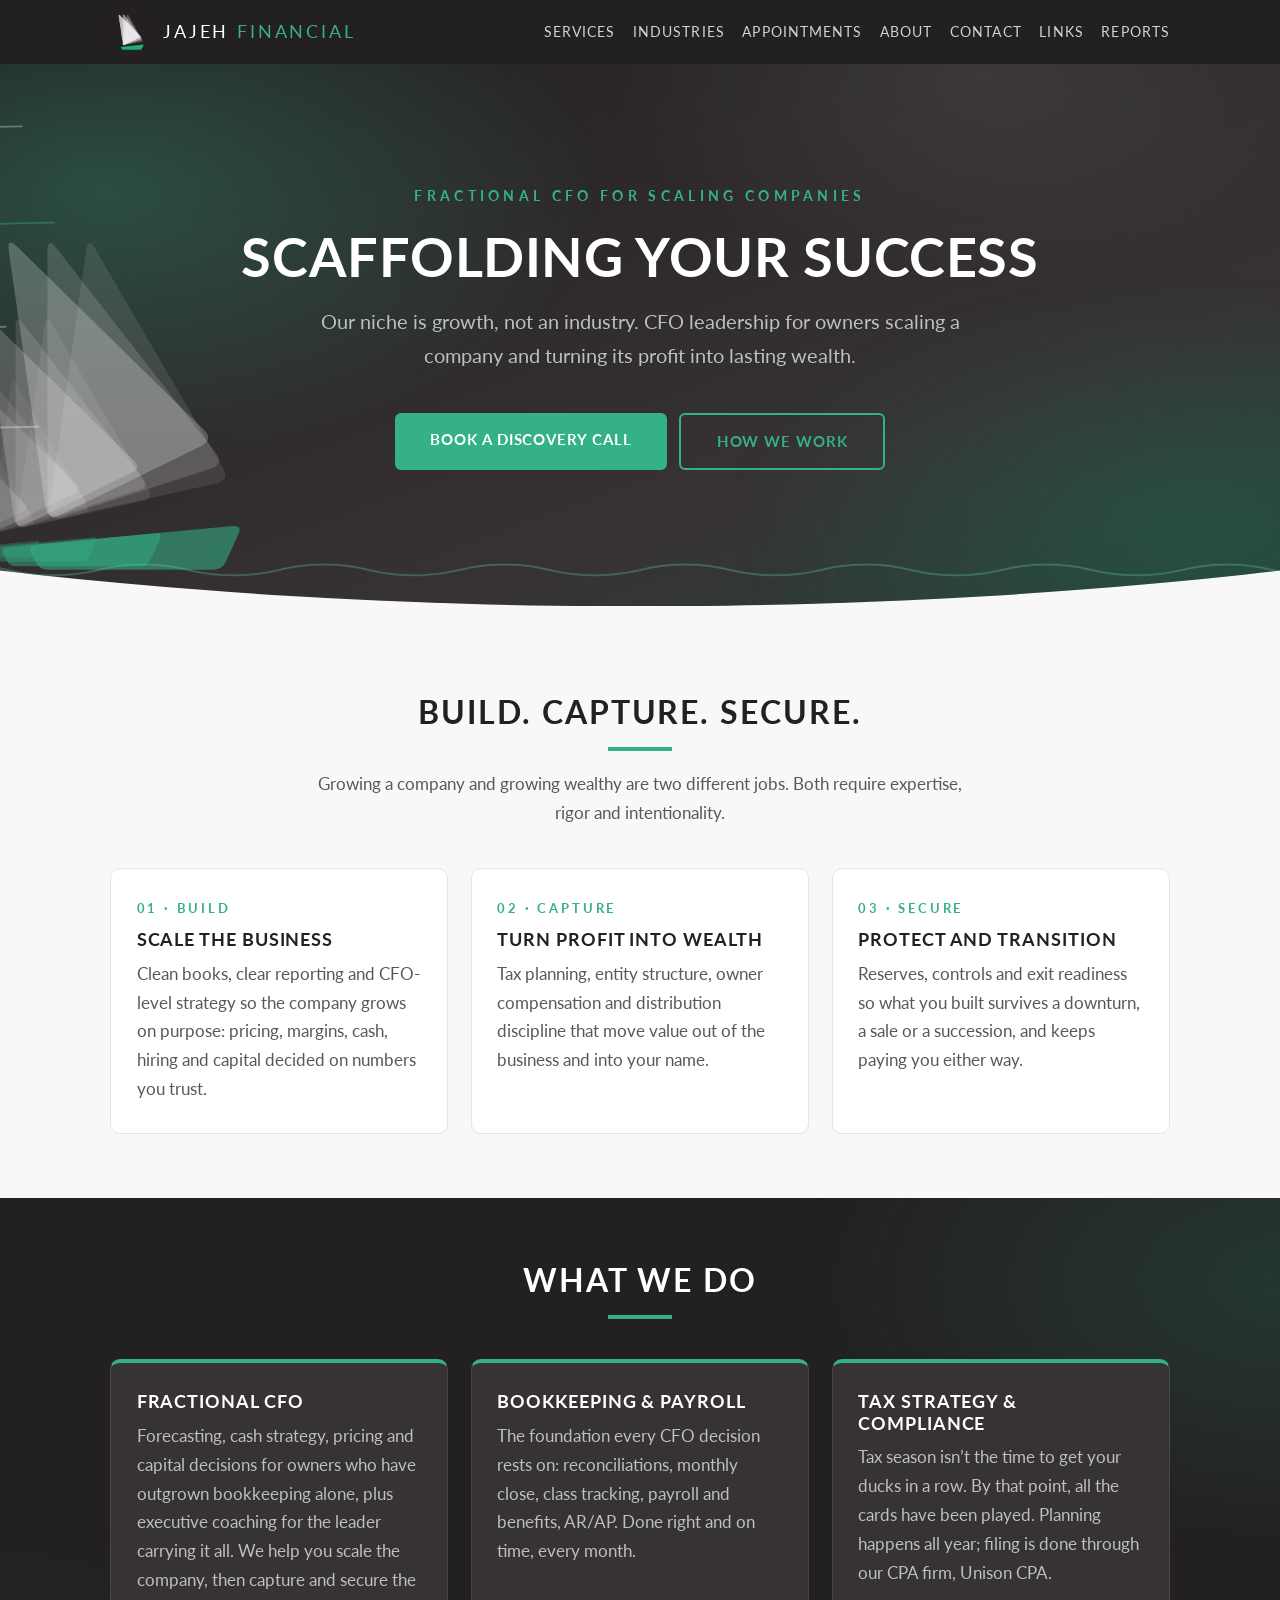
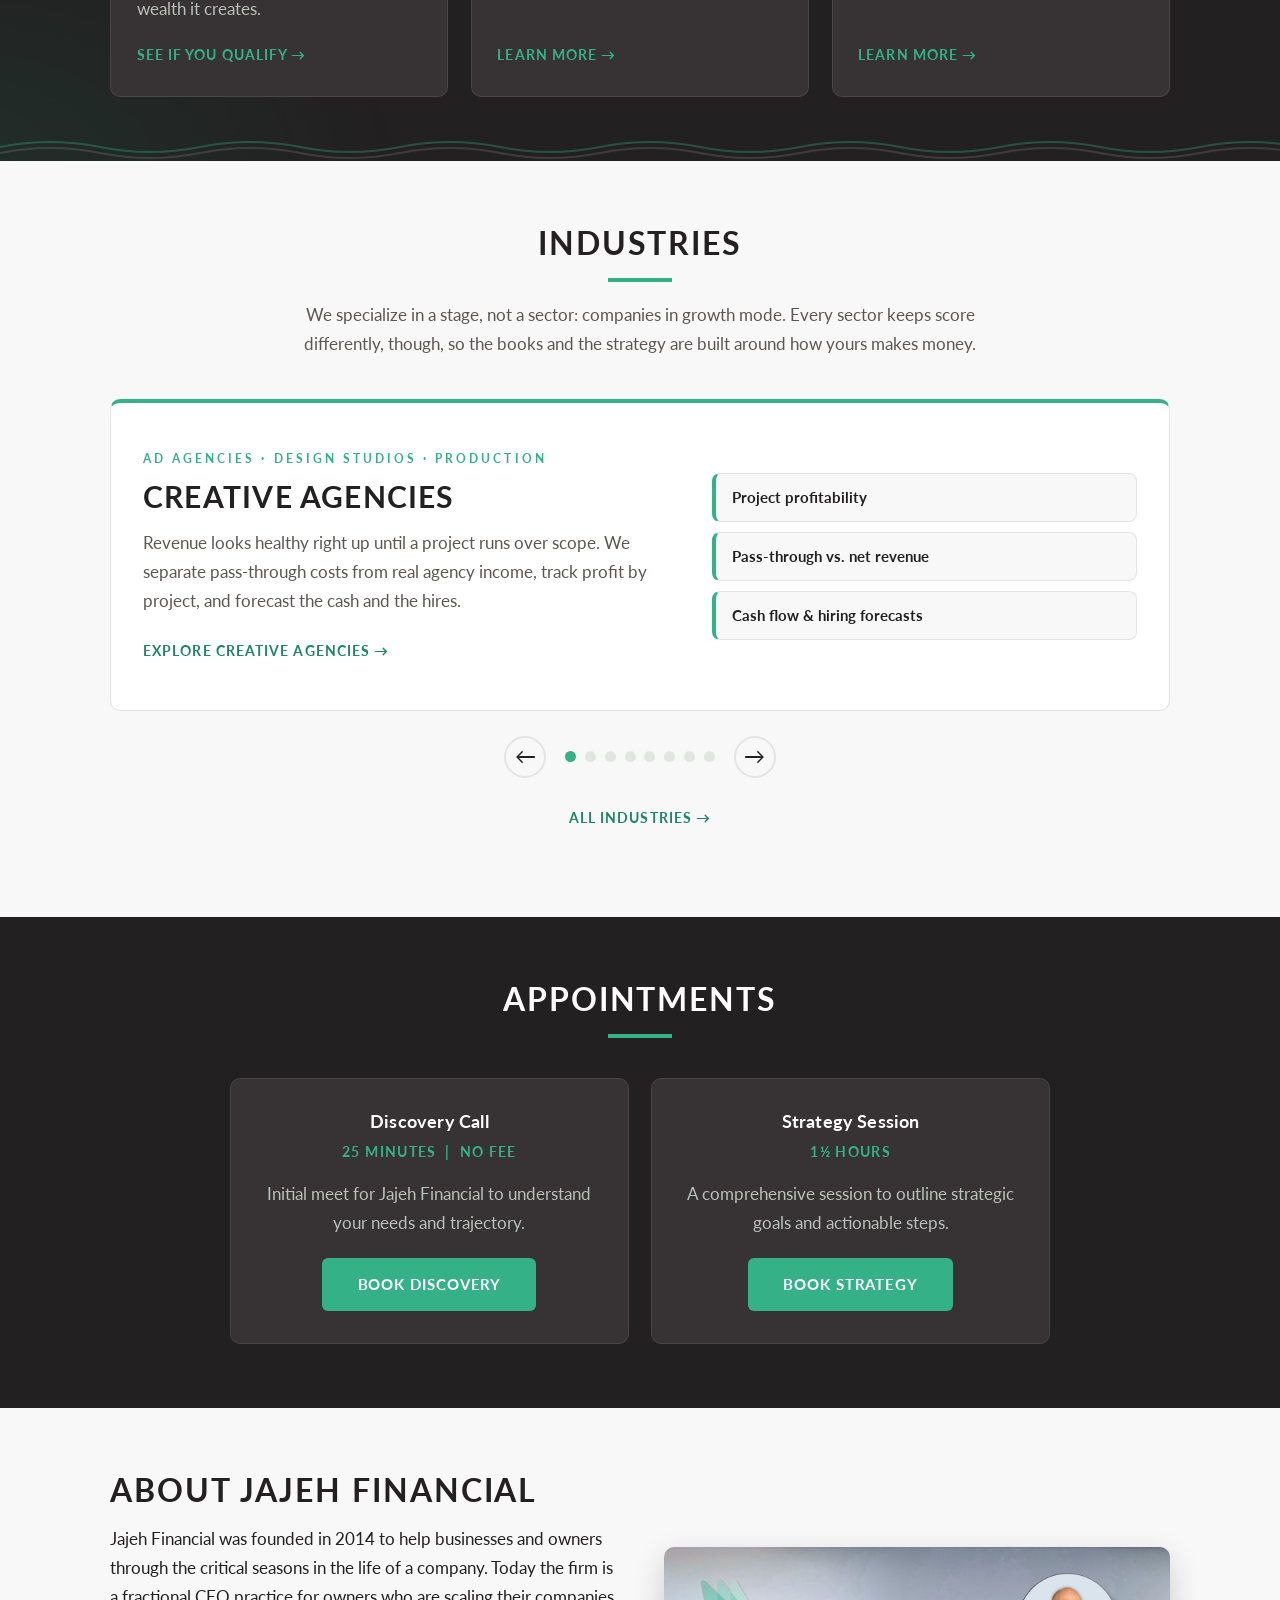
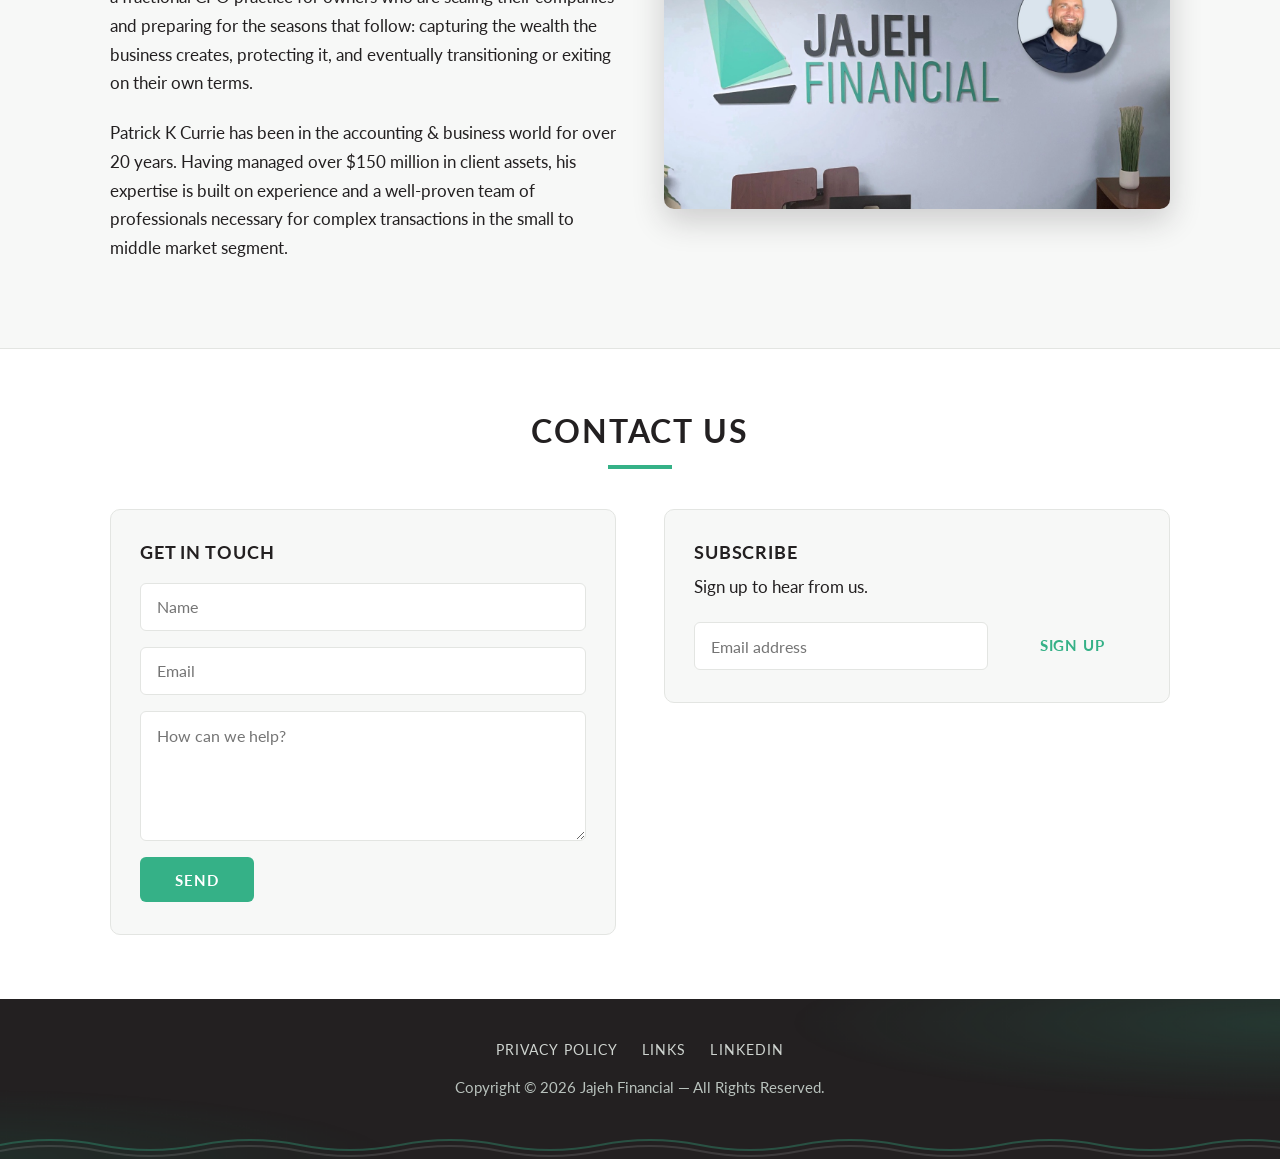
<file: index.html>
<!DOCTYPE html>
<html lang="en">
<head>
  <meta charset="utf-8">
  <meta name="viewport" content="width=device-width, initial-scale=1">
  <title>Jajeh Financial</title>
  <meta name="description" content="Fractional CFO for scaling companies. Our niche is growth, not an industry: CFO leadership for owners building a business and turning its profit into lasting wealth. Bookkeeping, payroll and tax strategy from one team, since 2014.">
  <link rel="icon" type="image/png" href="/assets/img/favicon.png">
  <link rel="preconnect" href="https://fonts.googleapis.com">
  <link rel="preconnect" href="https://fonts.gstatic.com" crossorigin>
  <link href="https://fonts.googleapis.com/css2?family=Lato:wght@400;700&display=swap" rel="stylesheet">
  <link rel="stylesheet" href="/assets/css/style.css">
  <script src="/assets/js/hero-wind.js" defer></script>
</head>
<body>
  <header class="site-header">
    <div class="wrap">
      <a class="brand" href="/">
        <img src="/assets/img/jajeh-financial-mark.jpg" alt="Jajeh Financial sail mark">
        <span>JAJEH <em>FINANCIAL</em></span>
      </a>
      <nav class="site-nav">
        <a href="#services">Services</a>
        <a href="#industries">Industries</a>
        <a href="#appointments">Appointments</a>
        <a href="#about">About</a>
        <a href="#contact">Contact</a>
        <a href="/links">Links</a>
        <a href="https://www.myaltavista.com/" target="_blank" rel="noopener">Reports</a>
      </nav>
    </div>
  </header>

  <section class="hero">
    <p class="kicker">Fractional CFO for Scaling Companies</p>
    <h1>Scaffolding Your Success</h1>
    <p class="sub">Our niche is growth, not an industry. CFO leadership for owners scaling a company and turning its profit into lasting wealth.</p>
    <div class="hero-actions">
      <a class="btn" href="https://calendar.app.google/xNYgmVwws6tfUpzz5" target="_blank" rel="noopener">Book a Discovery Call</a>
      <a class="btn ghost" href="#approach">How We Work</a>
    </div>
  </section>

  <section class="approach" id="approach">
    <div class="wrap">
      <div class="section-head">
        <h2>Build. Capture. Secure.</h2>
        <hr class="rule">
        <p>Growing a company and growing wealthy are two different jobs. Both require expertise, rigor and intentionality.</p>
      </div>
      <div class="pillars">
        <div class="pillar">
          <span class="num">01 &middot; Build</span>
          <h3>Scale the Business</h3>
          <p>Clean books, clear reporting and CFO-level strategy so the company grows on purpose: pricing, margins, cash, hiring and capital decided on numbers you trust.</p>
        </div>
        <div class="pillar">
          <span class="num">02 &middot; Capture</span>
          <h3>Turn Profit Into Wealth</h3>
          <p>Tax planning, entity structure, owner compensation and distribution discipline that move value out of the business and into your name.</p>
        </div>
        <div class="pillar">
          <span class="num">03 &middot; Secure</span>
          <h3>Protect and Transition</h3>
          <p>Reserves, controls and exit readiness so what you built survives a downturn, a sale or a succession, and keeps paying you either way.</p>
        </div>
      </div>
    </div>
  </section>

  <section id="services" class="dark">
    <div class="wrap">
      <div class="section-head">
        <h2>What We Do</h2>
        <hr class="rule">
      </div>
      <div class="card-grid">
        <div class="card">
          <h3>Fractional CFO</h3>
          <p>Forecasting, cash strategy, pricing and capital decisions for owners who have outgrown bookkeeping alone, plus executive coaching for the leader carrying it all. We help you scale the company, then capture and secure the wealth it creates.</p>
          <a class="more" href="/cfo-fit">See if you qualify &rarr;</a>
        </div>
        <div class="card">
          <h3>Bookkeeping &amp; Payroll</h3>
          <p>The foundation every CFO decision rests on: reconciliations, monthly close, class tracking, payroll and benefits, AR/AP. Done right and on time, every month.</p>
          <a class="more" href="#contact">Learn more &rarr;</a>
        </div>
        <div class="card">
          <h3>Tax Strategy &amp; Compliance</h3>
          <p>Tax season isn&rsquo;t the time to get your ducks in a row. By that point, all the cards have been played. Planning happens all year; filing is done through our CPA firm, Unison CPA.</p>
          <a class="more" href="http://www.unisoncpa.com" target="_blank" rel="noopener">Learn more &rarr;</a>
        </div>
      </div>
    </div>
  </section>

  <section id="industries">
    <div class="wrap">
      <div class="section-head">
        <h2>Industries</h2>
        <hr class="rule">
        <p>We specialize in a stage, not a sector: companies in growth mode. Every sector keeps score differently, though, so the books and the strategy are built around how yours makes money.</p>
      </div>
      <div class="ind-carousel">
        <div class="ind-track" id="ind-track" tabindex="0" aria-roledescription="carousel" aria-label="Industries we serve">
          <article class="ind-slide" aria-roledescription="slide" aria-label="1 of 8">
            <div>
              <p class="kicker">Ad Agencies &middot; Design Studios &middot; Production</p>
              <h3>Creative Agencies</h3>
              <p>Revenue looks healthy right up until a project runs over scope. We separate pass-through costs from real agency income, track profit by project, and forecast the cash and the hires.</p>
              <a class="more" href="/industries/creative-agencies">Explore creative agencies &rarr;</a>
            </div>
            <ul class="focus">
              <li>Project profitability</li>
              <li>Pass-through vs. net revenue</li>
              <li>Cash flow &amp; hiring forecasts</li>
            </ul>
          </article>
          <article class="ind-slide" aria-roledescription="slide" aria-label="2 of 8">
            <div>
              <p class="kicker">Tax-Exempt Organizations</p>
              <h3>Nonprofits</h3>
              <p>Restricted funds, functional expense allocation, grant reporting and an audit every year. We keep the books funder-ready so the board can lead with the mission.</p>
              <a class="more" href="/industries/nonprofits">Explore nonprofits &rarr;</a>
            </div>
            <ul class="focus">
              <li>Fund &amp; grant accounting</li>
              <li>Audit &amp; Form 990 readiness</li>
              <li>Board-level reporting</li>
            </ul>
          </article>
          <article class="ind-slide" aria-roledescription="slide" aria-label="3 of 8">
            <div>
              <p class="kicker">Personal Injury &middot; Contingency-Fee Firms</p>
              <h3>Injury Attorneys</h3>
              <p>Contingency fees make revenue lumpy and trust accounting unforgiving. We track every advanced case cost, reconcile trust to the penny and manage settlement distributions.</p>
              <a class="more" href="/industries/injury-attorneys">Explore injury attorneys &rarr;</a>
            </div>
            <ul class="focus">
              <li>IOLTA trust accounting</li>
              <li>Case cost tracking</li>
              <li>Settlement distribution</li>
            </ul>
          </article>
          <article class="ind-slide" aria-roledescription="slide" aria-label="4 of 8">
            <div>
              <p class="kicker">Brokerages &middot; Investors &middot; Developers</p>
              <h3>Real Estate</h3>
              <p>Property-level P&amp;Ls, commission structures, construction draws and investor reporting across every entity, from a single rental to a development pipeline.</p>
              <a class="more" href="/industries/real-estate">Explore real estate &rarr;</a>
            </div>
            <ul class="focus">
              <li>Property-level P&amp;Ls</li>
              <li>Commission &amp; investor structures</li>
              <li>Development job costing</li>
            </ul>
          </article>
          <article class="ind-slide" aria-roledescription="slide" aria-label="5 of 8">
            <div>
              <p class="kicker">New Homes &middot; General Contractors &middot; Remodels &middot; Home Services</p>
              <h3>Residential Construction</h3>
              <p>Profitable on paper and broke at the bank can happen in the same month. We cost every job against its estimate, keep WIP honest and forecast cash on the draw schedule, not the invoice date.</p>
              <a class="more" href="/industries/residential-construction">Explore residential construction &rarr;</a>
            </div>
            <ul class="focus">
              <li>Job costing vs. estimate</li>
              <li>WIP &amp; revenue recognition</li>
              <li>Draws, retainage &amp; change orders</li>
            </ul>
          </article>
          <article class="ind-slide" aria-roledescription="slide" aria-label="6 of 8">
            <div>
              <p class="kicker">Restaurants &middot; Cafes &amp; Coffee &middot; Catering &middot; Grocery</p>
              <h3>Food Service</h3>
              <p>Thin margins and fast money. We report prime cost every week, reconcile the point of sale, cash and tips to the bank, and build the numbers that take a concept from one profitable location to the next.</p>
              <a class="more" href="/industries/food-service">Explore food service &rarr;</a>
            </div>
            <ul class="focus">
              <li>Weekly prime cost</li>
              <li>POS, cash &amp; tip reconciliation</li>
              <li>Multi-unit economics</li>
            </ul>
          </article>
          <article class="ind-slide" aria-roledescription="slide" aria-label="7 of 8">
            <div>
              <p class="kicker">Holding Companies &middot; PE Platforms &middot; Roll-Ups</p>
              <h3>Multi-Entity Companies</h3>
              <p>A group of companies is not a company. One chart of accounts and one close calendar for every entity, intercompany that eliminates cleanly, and entity and consolidated statements by the same date each month.</p>
              <a class="more" href="/industries/multi-entity">Explore multi-entity companies &rarr;</a>
            </div>
            <ul class="focus">
              <li>Consolidated financials</li>
              <li>Intercompany eliminations</li>
              <li>Acquisition integration</li>
            </ul>
          </article>
          <article class="ind-slide" aria-roledescription="slide" aria-label="8 of 8">
            <div>
              <p class="kicker">State-Licensed Cultivation &middot; Processing &middot; Retail</p>
              <h3>Highly Regulated Industries</h3>
              <p>When the books are part of the license, bookkeeping is compliance. Section 280E cost accounting, seed-to-sale reconciliation and cash controls, done quietly and done right.</p>
              <a class="more" href="/industries/highly-regulated">Explore highly regulated industries &rarr;</a>
            </div>
            <ul class="focus">
              <li>Section 280E cost accounting</li>
              <li>Seed-to-sale reconciliation</li>
              <li>Cash controls &amp; state filings</li>
            </ul>
          </article>
        </div>
        <div class="ind-controls">
          <button class="arrow" type="button" data-dir="-1" aria-label="Previous industry">&larr;</button>
          <div class="ind-dots" id="ind-dots" aria-label="Choose an industry"></div>
          <button class="arrow" type="button" data-dir="1" aria-label="Next industry">&rarr;</button>
        </div>
        <p class="ind-all"><a href="/industries/">All industries &rarr;</a></p>
      </div>
    </div>
  </section>

  <section class="appointments" id="appointments">
    <div class="wrap">
      <div class="section-head">
        <h2>Appointments</h2>
        <hr class="rule">
      </div>
      <div class="appt-grid">
        <div class="appt">
          <h3>Discovery Call</h3>
          <p class="meta">25 minutes &nbsp;|&nbsp; No Fee</p>
          <p>Initial meet for Jajeh Financial to understand your needs and trajectory.</p>
          <a class="btn" href="https://calendar.app.google/xNYgmVwws6tfUpzz5" target="_blank" rel="noopener">Book Discovery</a>
        </div>
        <div class="appt">
          <h3>Strategy Session</h3>
          <p class="meta">1&frac12; hours</p>
          <p>A comprehensive session to outline strategic goals and actionable steps.</p>
          <a class="btn" href="https://calendar.app.google/pupygBZuvnSmjG4v7" target="_blank" rel="noopener">Book Strategy</a>
        </div>
      </div>
    </div>
  </section>

  <section class="about" id="about">
    <div class="wrap cols">
      <div>
        <h2>About Jajeh Financial</h2>
        <p>Jajeh Financial was founded in 2014 to help businesses and owners through the critical seasons in the life of a company. Today the firm is a fractional CFO practice for owners who are scaling their companies and preparing for the seasons that follow: capturing the wealth the business creates, protecting it, and eventually transitioning or exiting on their own terms.</p>
        <p>Patrick K Currie has been in the accounting &amp; business world for over 20 years. Having managed over $150 million in client assets, his expertise is built on experience and a well-proven team of professionals necessary for complex transactions in the small to middle market segment.</p>
      </div>
      <img src="/assets/img/office-wall-patrick.png" alt="Jajeh Financial office wall with logo, and a portrait of Patrick K Currie">
    </div>
  </section>

  <section class="contact" id="contact">
    <div class="wrap">
      <div class="section-head">
        <h2>Contact Us</h2>
        <hr class="rule">
      </div>
      <div class="cols">
        <div class="panel">
          <h3>Get in touch</h3>
          <form class="nform" id="contact-form" novalidate="">
            <input type="text" name="name" placeholder="Name" required aria-label="Name">
            <input type="email" name="email" placeholder="Email" required aria-label="Email">
            <textarea name="message" placeholder="How can we help?" required aria-label="How can we help?"></textarea>
            <div class="hp" aria-hidden="true"><label>Leave this field empty <input type="text" name="company_url" tabindex="-1" autocomplete="off"></label></div>
            <button class="btn" type="submit">Send</button>
          </form>
          <p class="form-ok" id="contact-ok" hidden>Thank you &mdash; we&rsquo;ll get back to you promptly.</p>
        </div>
        <div class="panel">
          <h3>Subscribe</h3>
          <p>Sign up to hear from us.</p>
          <form class="nform inline" id="news-form" novalidate="">
            <input type="email" name="email" placeholder="Email address" required aria-label="Email address">
            <div class="hp" aria-hidden="true"><label>Leave this field empty <input type="text" name="company_url" tabindex="-1" autocomplete="off"></label></div>
            <button class="btn ghost" type="submit">Sign Up</button>
          </form>
          <p class="form-ok" id="news-ok" hidden>You&rsquo;re on the list.</p>
        </div>
      </div>
    </div>
  </section>

  <script>
    // Both forms post silently to private Google Forms (see CLAUDE.md).
    // Spam guards — all client-side and all silent: a blocked submission still sees the thank-you,
    // so bots get no signal that they were filtered.
    //   1. Honeypot: the off-screen "company_url" field is invisible to people; bots fill every field.
    //   2. Timing: a person needs a few seconds after the page loads (and, for the contact form,
    //      after first touching it) before sending; an untouched form was filled by script.
    //   3. Link stuffing: real prospects rarely paste more than one URL into a message.
    const loadedAt = Date.now(), touched = {};
    document.querySelectorAll('.nform').forEach((f) => {
      const mark = () => { touched[f.id] = touched[f.id] || Date.now(); };
      f.addEventListener('focusin', mark);
      f.addEventListener('input', mark);
    });
    function isSpam(form, message, minTouchMs) {
      const hp = form.querySelector('[name="company_url"]');
      if (hp && hp.value) return true;
      const t = touched[form.id], now = Date.now();
      if (!t || now - loadedAt < 4000 || now - t < minTouchMs) return true;
      const links = (message || '').match(/https?:\/\/|www\./gi) || [];
      return links.length > 1;
    }
    function remember(key, write) {
      try { return write ? localStorage.setItem(key, '1') : localStorage.getItem(key); } catch (e) { return null; }
    }
    function wire(formId, okId, action, build, storeKey, messageField, minTouchMs) {
      const form = document.getElementById(formId), ok = document.getElementById(okId);
      if (storeKey && remember(storeKey)) { form.hidden = true; ok.hidden = false; return; }
      form.addEventListener('submit', (e) => {
        e.preventDefault();
        if (!form.reportValidity()) return;
        if (!isSpam(form, messageField ? form[messageField].value : '', minTouchMs)) {
          fetch(action, { method: 'POST', mode: 'no-cors', body: build(form) }).catch(() => {});
        }
        if (storeKey) remember(storeKey, true);
        form.hidden = true; ok.hidden = false;
      });
    }
    wire('contact-form', 'contact-ok',
      'https://docs.google.com/forms/d/e/1FAIpQLSebG08vBdQqcck3ehs02-Aio5-7Qkt-4LBxPPlFLnPcewbKTA/formResponse',
      (f) => { const b = new FormData();
        b.append('emailAddress', f.email.value.trim());
        b.append('entry.1375934470', f.name.value.trim());
        b.append('entry.126211689', f.message.value.trim());
        return b; }, null, 'message', 3000);
    wire('news-form', 'news-ok',
      'https://docs.google.com/forms/d/e/1FAIpQLSdoxXHpUQNjtJnkFAvnxzg--265_VbVq8pgbEas1SnQ87HH2A/formResponse',
      (f) => { const b = new FormData();
        b.append('emailAddress', f.email.value.trim());
        return b; }, 'jf-newsletter-done', null, 0);

    // Industries carousel: native scroll-snap does the work; arrows, dots and keys just scroll.
    // Auto-advances every 7s until the visitor interacts (and never with prefers-reduced-motion).
    // To add an industry: add an <article class="ind-slide"> to #ind-track; dots are generated.
    (function () {
      const track = document.getElementById('ind-track'), dots = document.getElementById('ind-dots');
      if (!track || !dots) return;
      const slides = Array.from(track.children);
      let current = 0, timer = null, auto = !window.matchMedia('(prefers-reduced-motion: reduce)').matches;
      const left = (el) => el.offsetLeft - track.offsetLeft;
      const go = (i) => { const k = (i + slides.length) % slides.length; track.scrollTo({ left: left(slides[k]), behavior: 'smooth' }); };
      const pause = () => { clearInterval(timer); timer = null; };
      const play = () => { if (auto && !timer) timer = setInterval(() => { if (!document.hidden) go(current + 1); }, 7000); };
      const stop = () => { auto = false; pause(); };
      slides.forEach((sl, i) => {
        const b = document.createElement('button');
        b.type = 'button';
        b.setAttribute('aria-label', sl.querySelector('h3').textContent);
        b.addEventListener('click', () => { stop(); go(i); });
        dots.appendChild(b);
      });
      const paint = () => {
        const mid = track.scrollLeft + track.clientWidth / 2;
        const i = slides.findIndex((sl) => mid >= left(sl) && mid < left(sl) + sl.offsetWidth);
        current = i < 0 ? current : i;
        Array.from(dots.children).forEach((d, j) => d.setAttribute('aria-current', j === current ? 'true' : 'false'));
      };
      track.addEventListener('scroll', () => requestAnimationFrame(paint), { passive: true });
      document.querySelectorAll('.ind-controls .arrow').forEach((b) =>
        b.addEventListener('click', () => { stop(); go(current + Number(b.dataset.dir)); }));
      track.addEventListener('keydown', (e) => {
        if (e.key === 'ArrowRight') { e.preventDefault(); stop(); go(current + 1); }
        if (e.key === 'ArrowLeft')  { e.preventDefault(); stop(); go(current - 1); }
      });
      ['pointerdown', 'touchstart', 'wheel', 'focusin'].forEach((ev) => track.addEventListener(ev, stop, { passive: true }));
      track.addEventListener('mouseenter', pause);
      track.addEventListener('mouseleave', play);
      paint();
      play();
    })();
  </script>

  <footer class="site-footer">
    <nav class="foot-nav">
      <a href="/privacy-policy">Privacy Policy</a>
      <a href="/links">Links</a>
      <a href="https://www.linkedin.com/company/7801010" target="_blank" rel="noopener">LinkedIn</a>
    </nav>
    <p>Copyright &copy; 2026 Jajeh Financial &mdash; All Rights Reserved.</p>
  </footer>
</body>
</html>
</file>
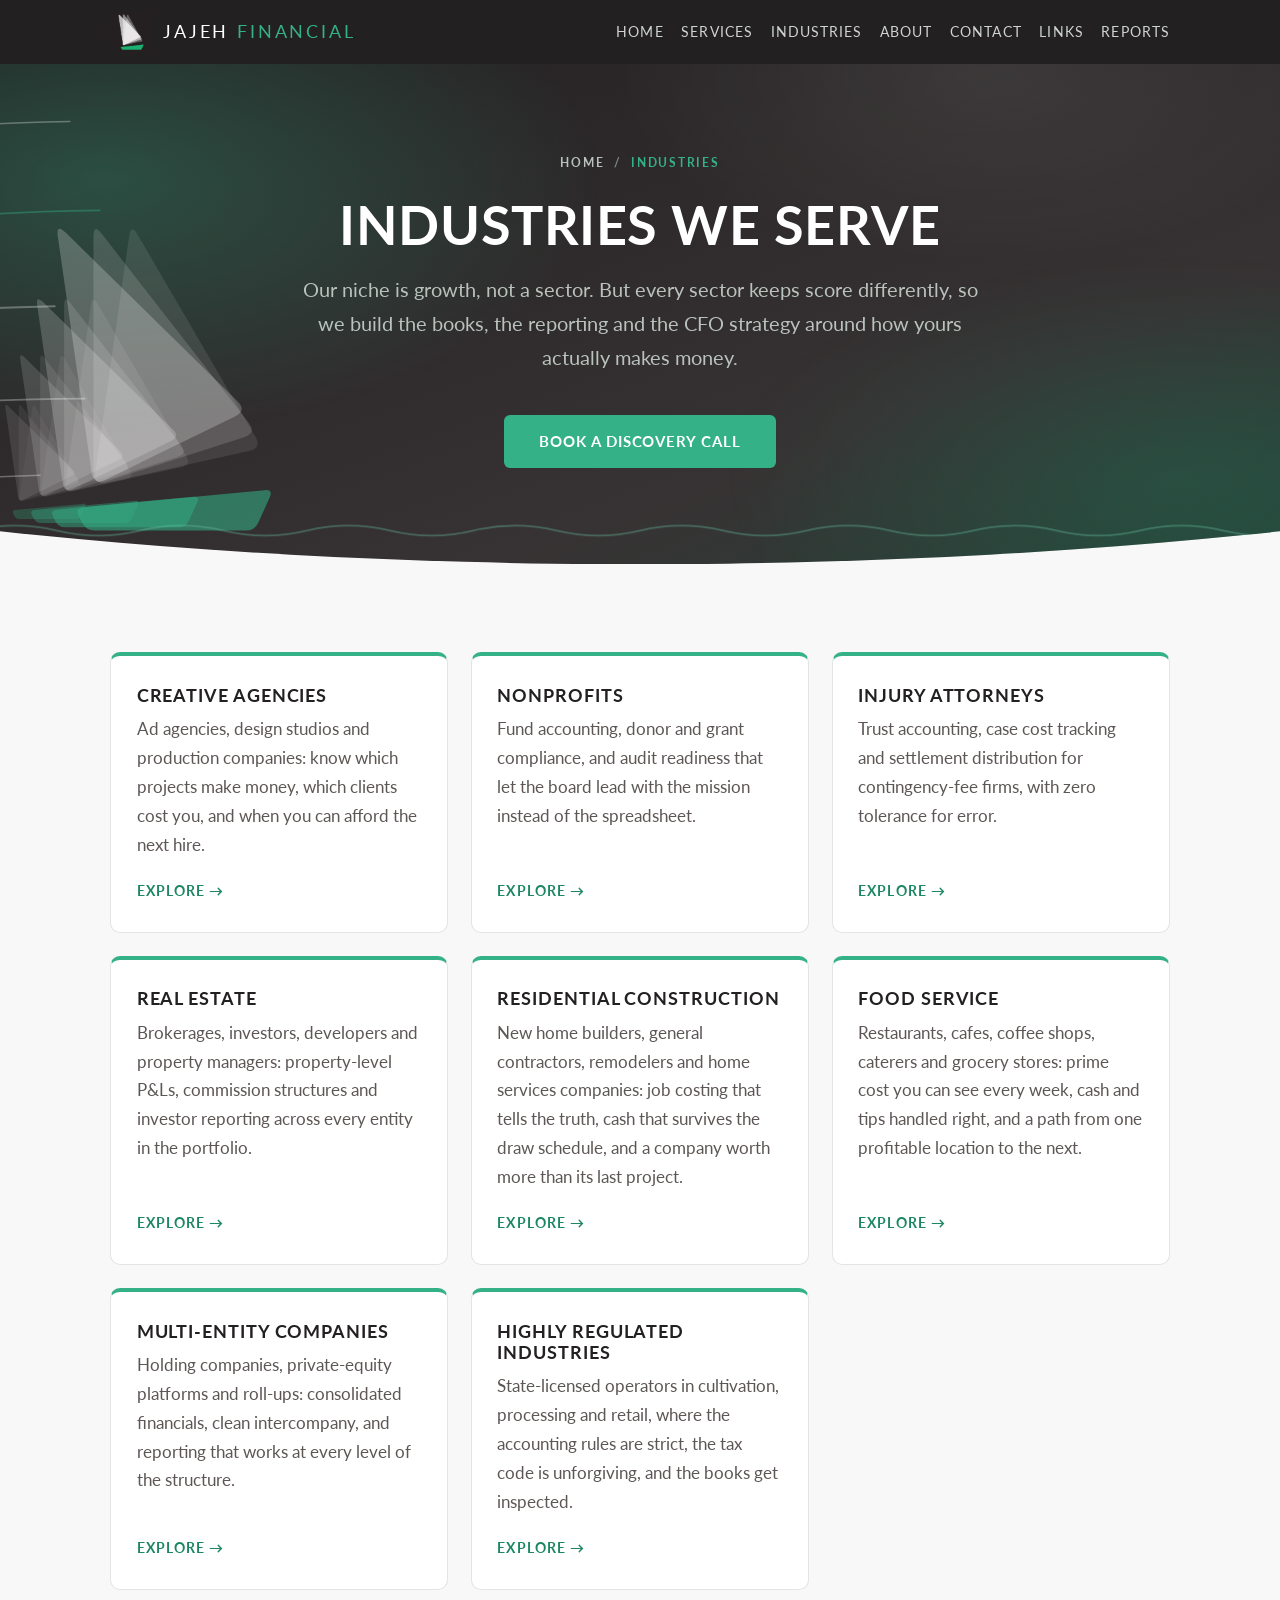
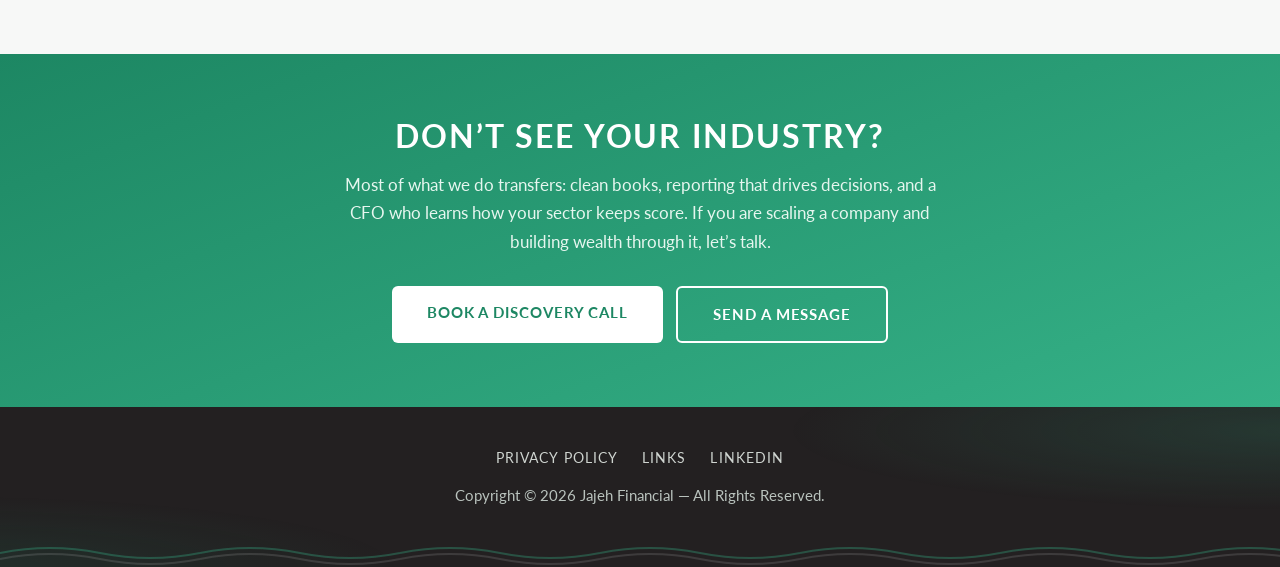
<file: industries/index.html>
<!DOCTYPE html>
<html lang="en">
<head>
  <meta charset="utf-8">
  <meta name="viewport" content="width=device-width, initial-scale=1">
  <title>Industries We Serve | Jajeh Financial</title>
  <meta name="description" content="Fractional CFO and accounting for companies in growth mode, built around how each industry keeps score: creative agencies, nonprofits, injury attorneys, real estate, residential construction, food service, multi-entity groups and highly regulated industries.">
  <link rel="canonical" href="https://jajehfinancial.com/industries/">
  <link rel="icon" type="image/png" href="/assets/img/favicon.png">
  <link rel="preconnect" href="https://fonts.googleapis.com">
  <link rel="preconnect" href="https://fonts.gstatic.com" crossorigin>
  <link href="https://fonts.googleapis.com/css2?family=Lato:wght@400;700&display=swap" rel="stylesheet">
  <link rel="stylesheet" href="/assets/css/style.css">
  <script src="/assets/js/hero-wind.js" defer></script>
</head>
<body>
  <header class="site-header">
    <div class="wrap">
      <a class="brand" href="/">
        <img src="/assets/img/jajeh-financial-mark.jpg" alt="Jajeh Financial sail mark">
        <span>JAJEH <em>FINANCIAL</em></span>
      </a>
      <nav class="site-nav">
        <a href="/">Home</a>
        <a href="/#services">Services</a>
        <a href="/industries/">Industries</a>
        <a href="/#about">About</a>
        <a href="/#contact">Contact</a>
        <a href="/links">Links</a>
        <a href="https://www.myaltavista.com/" target="_blank" rel="noopener">Reports</a>
      </nav>
    </div>
  </header>

  <section class="hero page-hero">
    <p class="crumbs"><a href="/">Home</a> &nbsp;/&nbsp; <span>Industries</span></p>
    <h1>Industries We Serve</h1>
    <p class="sub">Our niche is growth, not a sector. But every sector keeps score differently, so we build the books, the reporting and the CFO strategy around how yours actually makes money.</p>
    <a class="btn" href="https://calendar.app.google/xNYgmVwws6tfUpzz5" target="_blank" rel="noopener">Book a Discovery Call</a>
  </section>

  <section>
    <div class="wrap">
      <div class="card-grid">
        <div class="card">
          <h3>Creative Agencies</h3>
          <p>Ad agencies, design studios and production companies: know which projects make money, which clients cost you, and when you can afford the next hire.</p>
          <a class="more" href="/industries/creative-agencies">Explore &rarr;</a>
        </div>
        <div class="card">
          <h3>Nonprofits</h3>
          <p>Fund accounting, donor and grant compliance, and audit readiness that let the board lead with the mission instead of the spreadsheet.</p>
          <a class="more" href="/industries/nonprofits">Explore &rarr;</a>
        </div>
        <div class="card">
          <h3>Injury Attorneys</h3>
          <p>Trust accounting, case cost tracking and settlement distribution for contingency-fee firms, with zero tolerance for error.</p>
          <a class="more" href="/industries/injury-attorneys">Explore &rarr;</a>
        </div>
        <div class="card">
          <h3>Real Estate</h3>
          <p>Brokerages, investors, developers and property managers: property-level P&amp;Ls, commission structures and investor reporting across every entity in the portfolio.</p>
          <a class="more" href="/industries/real-estate">Explore &rarr;</a>
        </div>
        <div class="card">
          <h3>Residential Construction</h3>
          <p>New home builders, general contractors, remodelers and home services companies: job costing that tells the truth, cash that survives the draw schedule, and a company worth more than its last project.</p>
          <a class="more" href="/industries/residential-construction">Explore &rarr;</a>
        </div>
        <div class="card">
          <h3>Food Service</h3>
          <p>Restaurants, cafes, coffee shops, caterers and grocery stores: prime cost you can see every week, cash and tips handled right, and a path from one profitable location to the next.</p>
          <a class="more" href="/industries/food-service">Explore &rarr;</a>
        </div>
        <div class="card">
          <h3>Multi-Entity Companies</h3>
          <p>Holding companies, private-equity platforms and roll-ups: consolidated financials, clean intercompany, and reporting that works at every level of the structure.</p>
          <a class="more" href="/industries/multi-entity">Explore &rarr;</a>
        </div>
        <div class="card">
          <h3>Highly Regulated Industries</h3>
          <p>State-licensed operators in cultivation, processing and retail, where the accounting rules are strict, the tax code is unforgiving, and the books get inspected.</p>
          <a class="more" href="/industries/highly-regulated">Explore &rarr;</a>
        </div>
      </div>
    </div>
  </section>

  <section class="cta-band">
    <div class="wrap">
      <h2>Don&rsquo;t See Your Industry?</h2>
      <p>Most of what we do transfers: clean books, reporting that drives decisions, and a CFO who learns how your sector keeps score. If you are scaling a company and building wealth through it, let&rsquo;s talk.</p>
      <div class="actions">
        <a class="btn" href="https://calendar.app.google/xNYgmVwws6tfUpzz5" target="_blank" rel="noopener">Book a Discovery Call</a>
        <a class="btn ghost" href="/#contact">Send a Message</a>
      </div>
    </div>
  </section>

  <footer class="site-footer">
    <nav class="foot-nav">
      <a href="/privacy-policy">Privacy Policy</a>
      <a href="/links">Links</a>
      <a href="https://www.linkedin.com/company/7801010" target="_blank" rel="noopener">LinkedIn</a>
    </nav>
    <p>Copyright &copy; 2026 Jajeh Financial &mdash; All Rights Reserved.</p>
  </footer>
</body>
</html>
</file>
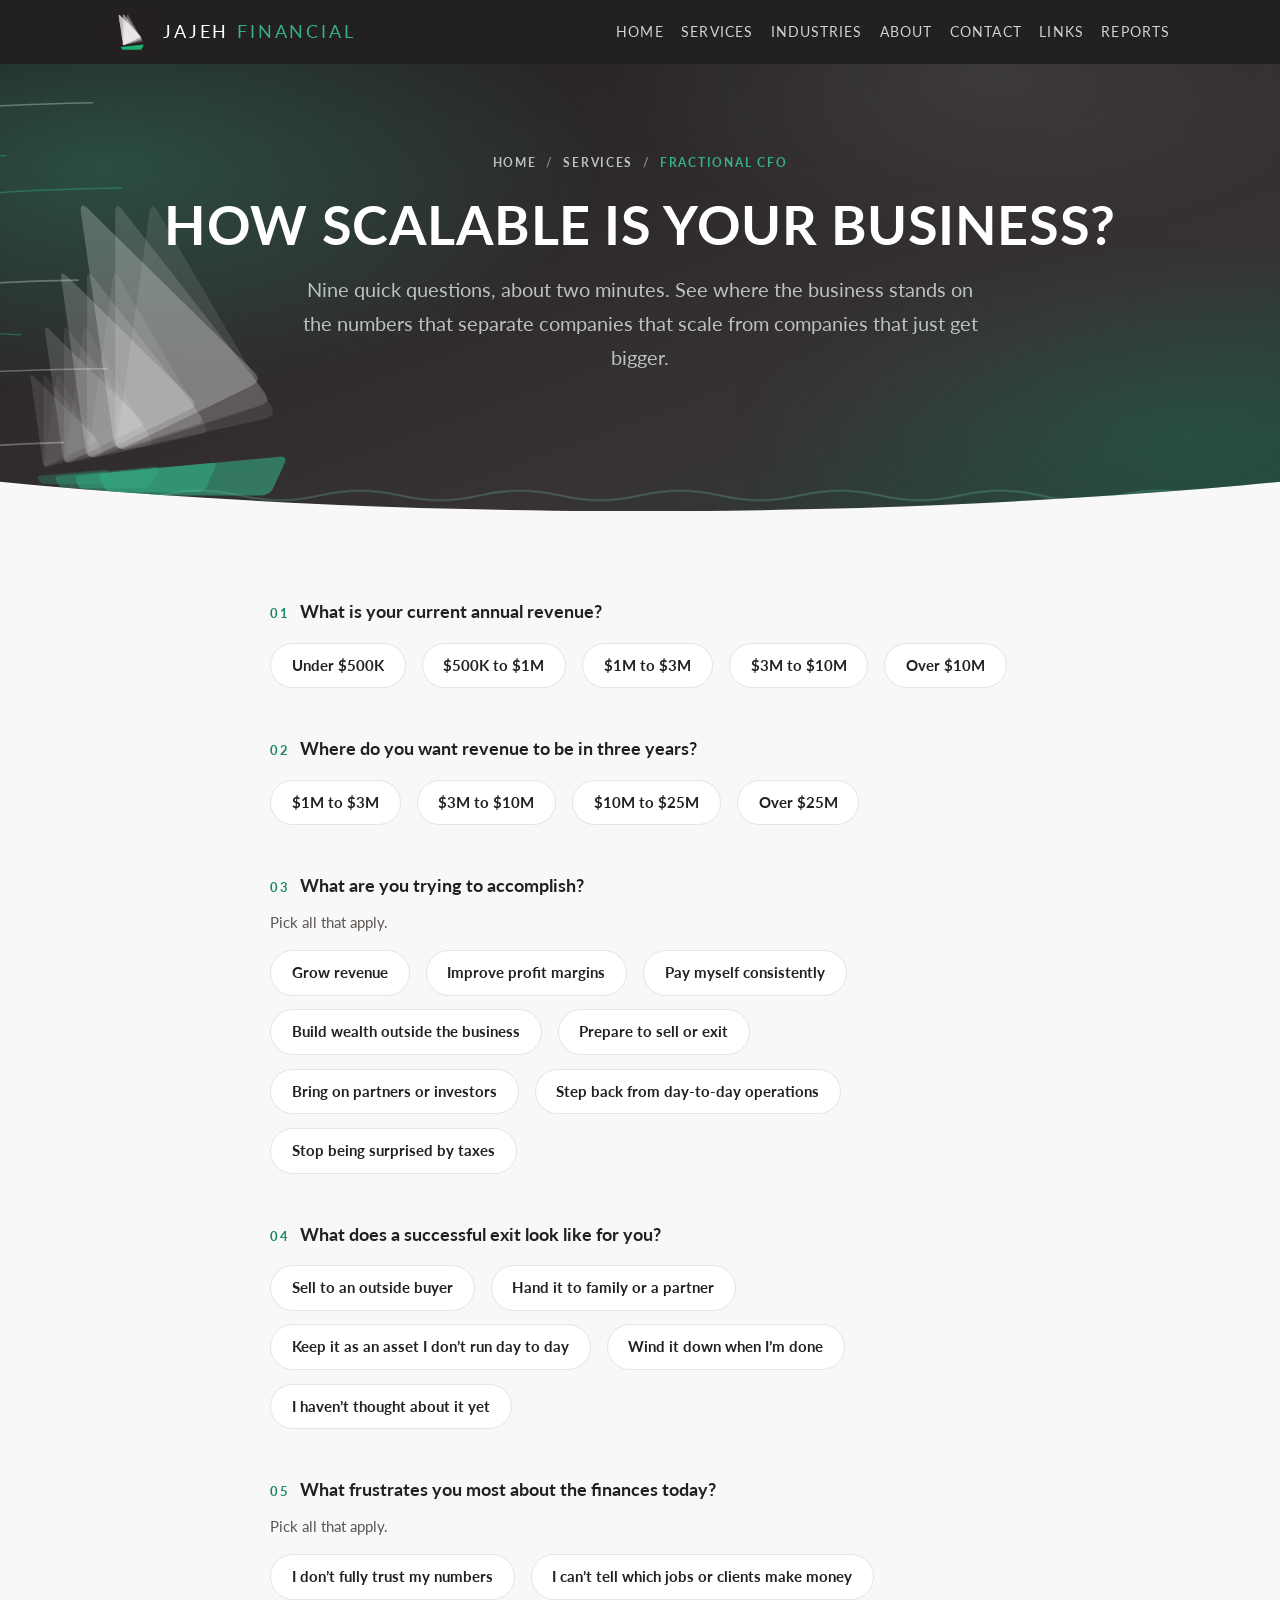
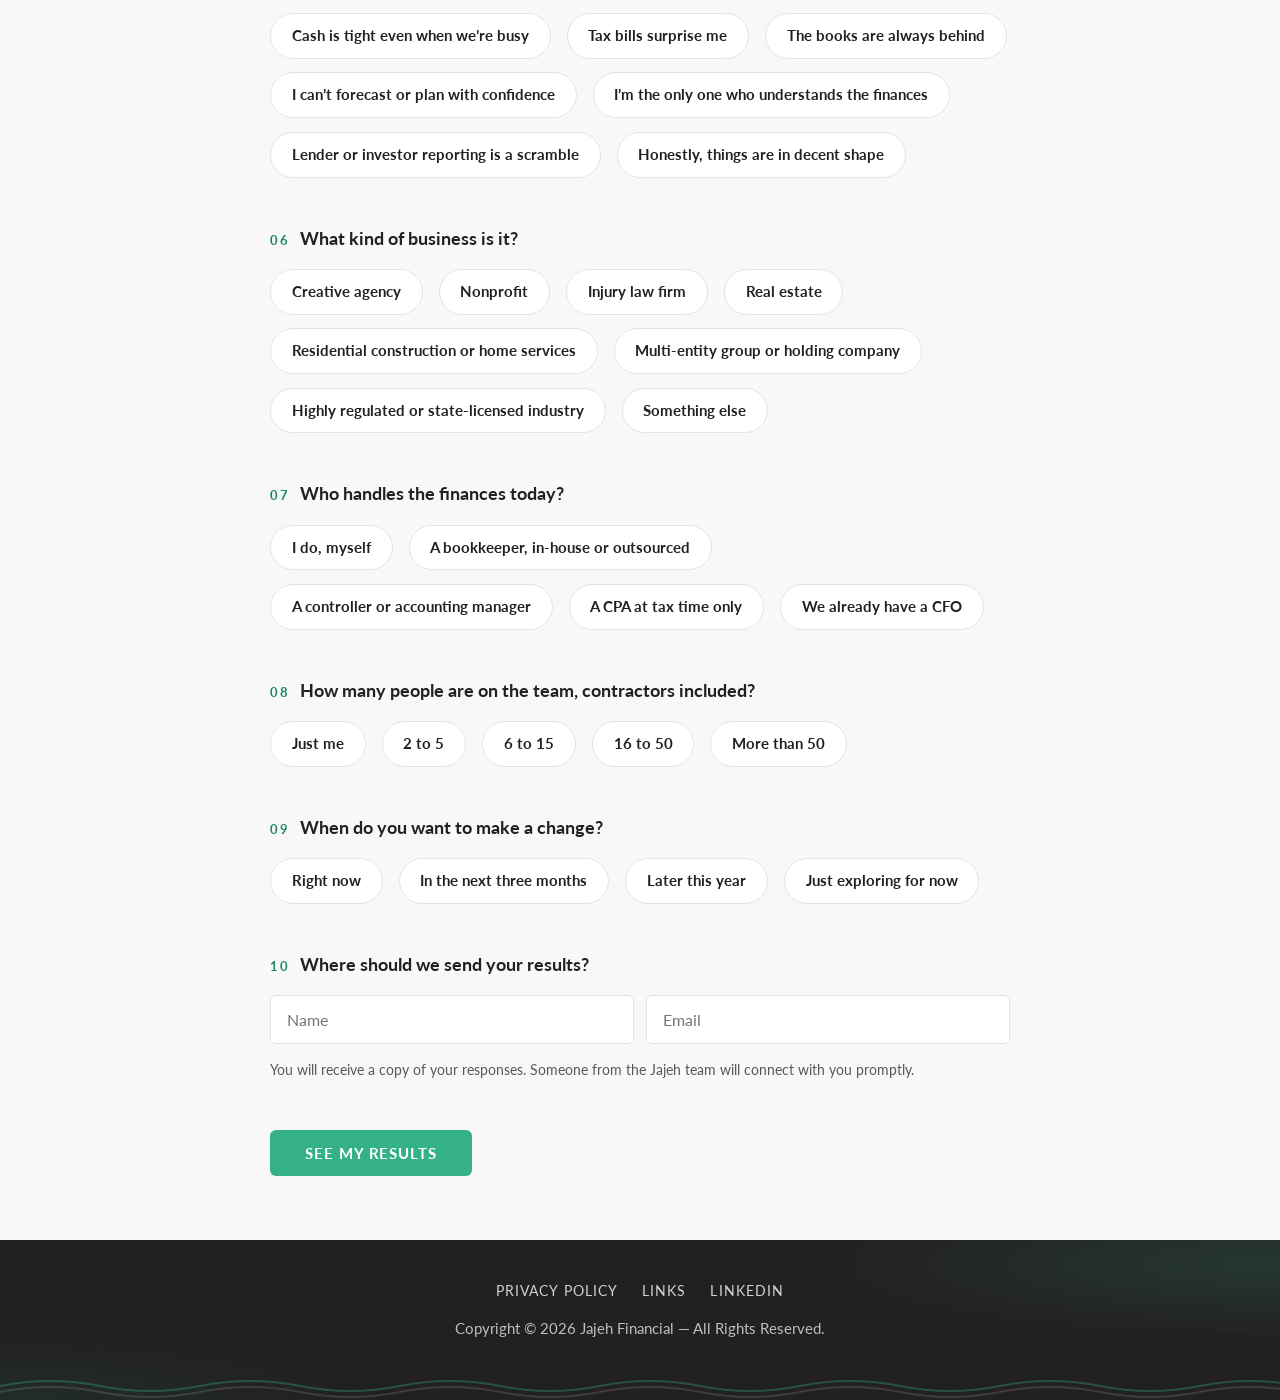
<file: cfo-fit.html>
<!DOCTYPE html>
<html lang="en">
<head>
  <meta charset="utf-8">
  <meta name="viewport" content="width=device-width, initial-scale=1">
  <title>How Scalable Is Your Business? | Jajeh Financial</title>
  <meta name="description" content="Nine quick questions to see how scalable your business is and whether fractional CFO work fits where you want to take it. Instant result, no obligation.">
  <link rel="canonical" href="https://jajehfinancial.com/cfo-fit">
  <link rel="icon" type="image/png" href="/assets/img/favicon.png">
  <link rel="preconnect" href="https://fonts.googleapis.com">
  <link rel="preconnect" href="https://fonts.gstatic.com" crossorigin>
  <link href="https://fonts.googleapis.com/css2?family=Lato:wght@400;700&display=swap" rel="stylesheet">
  <link rel="stylesheet" href="/assets/css/style.css">
  <script src="/assets/js/hero-wind.js" defer></script>
</head>
<body>
  <header class="site-header">
    <div class="wrap">
      <a class="brand" href="/">
        <img src="/assets/img/jajeh-financial-mark.jpg" alt="Jajeh Financial sail mark">
        <span>JAJEH <em>FINANCIAL</em></span>
      </a>
      <nav class="site-nav">
        <a href="/">Home</a>
        <a href="/#services">Services</a>
        <a href="/industries/">Industries</a>
        <a href="/#about">About</a>
        <a href="/#contact">Contact</a>
        <a href="/links">Links</a>
        <a href="https://www.myaltavista.com/" target="_blank" rel="noopener">Reports</a>
      </nav>
    </div>
  </header>

  <section class="hero page-hero">
    <p class="crumbs"><a href="/">Home</a> &nbsp;/&nbsp; <a href="/#services">Services</a> &nbsp;/&nbsp; <span>Fractional CFO</span></p>
    <h1>How Scalable Is Your Business?</h1>
    <p class="sub">Nine quick questions, about two minutes. See where the business stands on the numbers that separate companies that scale from companies that just get bigger.</p>
  </section>

  <section class="survey-section">
    <div class="wrap narrow">
      <form id="fit-form" class="survey" novalidate="">

        <fieldset class="q" data-key="revenue" data-type="single">
          <legend><span class="n">01</span> What is your current annual revenue?</legend>
          <div class="opts">
            <label class="opt"><input type="radio" name="revenue" value="Under $500K"><span>Under $500K</span></label>
            <label class="opt"><input type="radio" name="revenue" value="$500K to $1M"><span>$500K to $1M</span></label>
            <label class="opt"><input type="radio" name="revenue" value="$1M to $3M"><span>$1M to $3M</span></label>
            <label class="opt"><input type="radio" name="revenue" value="$3M to $10M"><span>$3M to $10M</span></label>
            <label class="opt"><input type="radio" name="revenue" value="Over $10M"><span>Over $10M</span></label>
          </div>
          <p class="err" hidden>Pick one to continue.</p>
        </fieldset>

        <fieldset class="q" data-key="ideal" data-type="single">
          <legend><span class="n">02</span> Where do you want revenue to be in three years?</legend>
          <div class="opts">
            <label class="opt"><input type="radio" name="ideal" value="$1M to $3M"><span>$1M to $3M</span></label>
            <label class="opt"><input type="radio" name="ideal" value="$3M to $10M"><span>$3M to $10M</span></label>
            <label class="opt"><input type="radio" name="ideal" value="$10M to $25M"><span>$10M to $25M</span></label>
            <label class="opt"><input type="radio" name="ideal" value="Over $25M"><span>Over $25M</span></label>
          </div>
          <p class="err" hidden>Pick one to continue.</p>
        </fieldset>

        <fieldset class="q" data-key="goals" data-type="multi">
          <legend><span class="n">03</span> What are you trying to accomplish?</legend>
          <p class="hint">Pick all that apply.</p>
          <div class="opts">
            <label class="opt"><input type="checkbox" name="goals" value="Grow revenue"><span>Grow revenue</span></label>
            <label class="opt"><input type="checkbox" name="goals" value="Improve profit margins"><span>Improve profit margins</span></label>
            <label class="opt"><input type="checkbox" name="goals" value="Pay myself consistently"><span>Pay myself consistently</span></label>
            <label class="opt"><input type="checkbox" name="goals" value="Build wealth outside the business"><span>Build wealth outside the business</span></label>
            <label class="opt"><input type="checkbox" name="goals" value="Prepare to sell or exit"><span>Prepare to sell or exit</span></label>
            <label class="opt"><input type="checkbox" name="goals" value="Bring on partners or investors"><span>Bring on partners or investors</span></label>
            <label class="opt"><input type="checkbox" name="goals" value="Step back from day-to-day operations"><span>Step back from day-to-day operations</span></label>
            <label class="opt"><input type="checkbox" name="goals" value="Stop being surprised by taxes"><span>Stop being surprised by taxes</span></label>
          </div>
          <p class="err" hidden>Pick at least one.</p>
        </fieldset>

        <fieldset class="q" data-key="exit" data-type="single">
          <legend><span class="n">04</span> What does a successful exit look like for you?</legend>
          <div class="opts">
            <label class="opt"><input type="radio" name="exit" value="Sell to an outside buyer"><span>Sell to an outside buyer</span></label>
            <label class="opt"><input type="radio" name="exit" value="Hand it to family or a partner"><span>Hand it to family or a partner</span></label>
            <label class="opt"><input type="radio" name="exit" value="Keep it as an asset I don't run day to day"><span>Keep it as an asset I don&rsquo;t run day to day</span></label>
            <label class="opt"><input type="radio" name="exit" value="Wind it down when I'm done"><span>Wind it down when I&rsquo;m done</span></label>
            <label class="opt"><input type="radio" name="exit" value="I haven't thought about it yet"><span>I haven&rsquo;t thought about it yet</span></label>
          </div>
          <p class="err" hidden>Pick one to continue.</p>
        </fieldset>

        <fieldset class="q" data-key="frustrations" data-type="multi">
          <legend><span class="n">05</span> What frustrates you most about the finances today?</legend>
          <p class="hint">Pick all that apply.</p>
          <div class="opts">
            <label class="opt"><input type="checkbox" name="frustrations" value="I don't fully trust my numbers"><span>I don&rsquo;t fully trust my numbers</span></label>
            <label class="opt"><input type="checkbox" name="frustrations" value="I can't tell which jobs or clients make money"><span>I can&rsquo;t tell which jobs or clients make money</span></label>
            <label class="opt"><input type="checkbox" name="frustrations" value="Cash is tight even when we're busy"><span>Cash is tight even when we&rsquo;re busy</span></label>
            <label class="opt"><input type="checkbox" name="frustrations" value="Tax bills surprise me"><span>Tax bills surprise me</span></label>
            <label class="opt"><input type="checkbox" name="frustrations" value="The books are always behind"><span>The books are always behind</span></label>
            <label class="opt"><input type="checkbox" name="frustrations" value="I can't forecast or plan with confidence"><span>I can&rsquo;t forecast or plan with confidence</span></label>
            <label class="opt"><input type="checkbox" name="frustrations" value="I'm the only one who understands the finances"><span>I&rsquo;m the only one who understands the finances</span></label>
            <label class="opt"><input type="checkbox" name="frustrations" value="Lender or investor reporting is a scramble"><span>Lender or investor reporting is a scramble</span></label>
            <label class="opt"><input type="checkbox" name="frustrations" value="Honestly, things are in decent shape"><span>Honestly, things are in decent shape</span></label>
          </div>
          <p class="err" hidden>Pick at least one.</p>
        </fieldset>

        <fieldset class="q" data-key="industry" data-type="single">
          <legend><span class="n">06</span> What kind of business is it?</legend>
          <div class="opts">
            <label class="opt"><input type="radio" name="industry" value="Creative agency"><span>Creative agency</span></label>
            <label class="opt"><input type="radio" name="industry" value="Nonprofit"><span>Nonprofit</span></label>
            <label class="opt"><input type="radio" name="industry" value="Injury law firm"><span>Injury law firm</span></label>
            <label class="opt"><input type="radio" name="industry" value="Real estate"><span>Real estate</span></label>
            <label class="opt"><input type="radio" name="industry" value="Residential construction or home services"><span>Residential construction or home services</span></label>
            <label class="opt"><input type="radio" name="industry" value="Multi-entity group or holding company"><span>Multi-entity group or holding company</span></label>
            <label class="opt"><input type="radio" name="industry" value="Highly regulated or state-licensed industry"><span>Highly regulated or state-licensed industry</span></label>
            <label class="opt"><input type="radio" name="industry" value="Something else"><span>Something else</span></label>
          </div>
          <p class="err" hidden>Pick one to continue.</p>
        </fieldset>

        <fieldset class="q" data-key="setup" data-type="single">
          <legend><span class="n">07</span> Who handles the finances today?</legend>
          <div class="opts">
            <label class="opt"><input type="radio" name="setup" value="I do, myself"><span>I do, myself</span></label>
            <label class="opt"><input type="radio" name="setup" value="A bookkeeper, in-house or outsourced"><span>A bookkeeper, in-house or outsourced</span></label>
            <label class="opt"><input type="radio" name="setup" value="A controller or accounting manager"><span>A controller or accounting manager</span></label>
            <label class="opt"><input type="radio" name="setup" value="A CPA at tax time only"><span>A CPA at tax time only</span></label>
            <label class="opt"><input type="radio" name="setup" value="We already have a CFO"><span>We already have a CFO</span></label>
          </div>
          <p class="err" hidden>Pick one to continue.</p>
        </fieldset>

        <fieldset class="q" data-key="team" data-type="single">
          <legend><span class="n">08</span> How many people are on the team, contractors included?</legend>
          <div class="opts">
            <label class="opt"><input type="radio" name="team" value="Just me"><span>Just me</span></label>
            <label class="opt"><input type="radio" name="team" value="2 to 5"><span>2 to 5</span></label>
            <label class="opt"><input type="radio" name="team" value="6 to 15"><span>6 to 15</span></label>
            <label class="opt"><input type="radio" name="team" value="16 to 50"><span>16 to 50</span></label>
            <label class="opt"><input type="radio" name="team" value="More than 50"><span>More than 50</span></label>
          </div>
          <p class="err" hidden>Pick one to continue.</p>
        </fieldset>

        <fieldset class="q" data-key="timeline" data-type="single">
          <legend><span class="n">09</span> When do you want to make a change?</legend>
          <div class="opts">
            <label class="opt"><input type="radio" name="timeline" value="Right now"><span>Right now</span></label>
            <label class="opt"><input type="radio" name="timeline" value="In the next three months"><span>In the next three months</span></label>
            <label class="opt"><input type="radio" name="timeline" value="Later this year"><span>Later this year</span></label>
            <label class="opt"><input type="radio" name="timeline" value="Just exploring for now"><span>Just exploring for now</span></label>
          </div>
          <p class="err" hidden>Pick one to continue.</p>
        </fieldset>

        <fieldset class="q contact-q">
          <legend><span class="n">10</span> Where should we send your results?</legend>
          <div class="fields">
            <input type="text" name="name" placeholder="Name" required aria-label="Name" autocomplete="name">
            <input type="email" name="email" placeholder="Email" required aria-label="Email" autocomplete="email">
          </div>
          <div class="hp" aria-hidden="true"><label>Leave this field empty <input type="text" name="company_url" tabindex="-1" autocomplete="off"></label></div>
          <p class="fine">You will receive a copy of your responses. Someone from the Jajeh team will connect with you promptly.</p>
        </fieldset>

        <button class="btn" type="submit">See My Results</button>
      </form>

      <div id="fit-result" class="result" hidden>
        <p class="kicker" id="res-kicker"></p>
        <h2 id="res-title"></h2>
        <p id="res-body"></p>
        <div class="actions">
          <a class="btn" href="https://calendar.app.google/xNYgmVwws6tfUpzz5" target="_blank" rel="noopener">Book a Discovery Call</a>
          <a class="btn ghost" href="/#contact">Send a Message</a>
        </div>
      </div>
    </div>
  </section>

  <script>
    // CFO fit check. Scores the answers in the browser, shows the result immediately, and sends a
    // summary to Patrick through the contact Google Form (same fields as the homepage contact form,
    // same silent spam guards). Tune the scoring in POINTS / TIERS below; nothing else needs to change.
    (function () {
      const ACTION = 'https://docs.google.com/forms/d/e/1FAIpQLSebG08vBdQqcck3ehs02-Aio5-7Qkt-4LBxPPlFLnPcewbKTA/formResponse';
      const form = document.getElementById('fit-form'), result = document.getElementById('fit-result');
      const loadedAt = Date.now(); let touched = 0;
      const mark = () => { touched = touched || Date.now(); };
      form.addEventListener('focusin', mark);
      form.addEventListener('input', mark);

      // Points: max 12. Revenue and ambition carry the most weight.
      const POINTS = {
        revenue: { 'Under $500K': 0, '$500K to $1M': 1, '$1M to $3M': 2, '$3M to $10M': 3, 'Over $10M': 3 },
        ideal:   { '$1M to $3M': 1, '$3M to $10M': 2, '$10M to $25M': 3, 'Over $25M': 3 },
        goals: 1,         // picked at least one goal (every option is a growth or wealth goal)
        exit: 1,          // has a wealth-creating exit in mind: sell, hand over, or keep as an asset
        frustrations: 1,  // two or more real frustrations
        setup: 1,         // no CFO in place yet
        team: 1,          // more than just the owner
        timeline: 1       // wants to move now or within three months
      };
      const NONE = 'Honestly, things are in decent shape';
      const GATE = 'Under $500K'; // below this, always the foundation result regardless of score
      const TIERS = {
        strong: { min: 8, kicker: 'Strong fit',
          title: 'You are ready for a CFO.',
          body: 'Your revenue, your goals and what is frustrating you line up with the work we do best: scaling the company on numbers you trust, then capturing and securing the wealth it creates. Book a discovery call and we will map your next twelve months together.' },
        likely: { min: 4, kicker: 'Likely fit',
          title: 'A CFO conversation is worth having.',
          body: 'You are at the stage where the right financial strategy changes the trajectory. A 25-minute discovery call will tell us both whether fractional CFO work is the right next step, or whether to start with the foundation and add the CFO layer when the numbers say so.' },
        foundation: { min: 0, kicker: 'Not yet, and that is fine',
          title: 'Start with the foundation.',
          body: 'Fractional CFO work pays off once the business is past the first million or so in revenue and the books are solid. The fastest route there is clean monthly bookkeeping, payroll and a simple forecast. We do that too, and we will tell you honestly when it is time to add the CFO layer.' }
      };

      const val  = (k) => { const el = form.querySelector('[name="' + k + '"]:checked'); return el ? el.value : ''; };
      const vals = (k) => Array.from(form.querySelectorAll('[name="' + k + '"]:checked')).map((e) => e.value);

      function validate() {
        let first = null;
        form.querySelectorAll('.q[data-key]').forEach((q) => {
          const k = q.dataset.key, bad = q.dataset.type === 'multi' ? vals(k).length === 0 : !val(k);
          q.classList.toggle('invalid', bad);
          q.querySelector('.err').hidden = !bad;
          if (bad && !first) first = q;
        });
        if (first) { first.scrollIntoView({ behavior: 'smooth', block: 'center' }); return false; }
        return form.reportValidity(); // name + email
      }
      function score(a) {
        let s = (POINTS.revenue[a.revenue] || 0) + (POINTS.ideal[a.ideal] || 0);
        if (a.goals.length) s += POINTS.goals;
        if (['Sell to an outside buyer', 'Hand it to family or a partner', 'Keep it as an asset I don\'t run day to day'].includes(a.exit)) s += POINTS.exit;
        if (a.frustrations.filter((f) => f !== NONE).length >= 2) s += POINTS.frustrations;
        if (a.setup !== 'We already have a CFO') s += POINTS.setup;
        if (a.team !== 'Just me') s += POINTS.team;
        if (a.timeline === 'Right now' || a.timeline === 'In the next three months') s += POINTS.timeline;
        return s;
      }
      function tier(a, s) {
        if (a.revenue === GATE) return 'foundation';
        return s >= TIERS.strong.min ? 'strong' : s >= TIERS.likely.min ? 'likely' : 'foundation';
      }

      form.addEventListener('submit', (e) => {
        e.preventDefault();
        if (!validate()) return;
        const a = { revenue: val('revenue'), ideal: val('ideal'), goals: vals('goals'), exit: val('exit'), frustrations: vals('frustrations'),
                    industry: val('industry'), setup: val('setup'), team: val('team'), timeline: val('timeline') };
        const s = score(a), t = tier(a, s), T = TIERS[t];
        document.getElementById('res-kicker').textContent = T.kicker;
        document.getElementById('res-title').textContent = T.title;
        document.getElementById('res-body').textContent = T.body;
        form.hidden = true; result.hidden = false;
        result.scrollIntoView({ behavior: 'smooth', block: 'start' });

        // Send the summary silently; spam guards mirror the contact form (honeypot, timing).
        const now = Date.now();
        if (form.company_url.value || !touched || now - loadedAt < 4000 || now - touched < 3000) return;
        const summary = [
          'CFO FIT CHECK: ' + T.kicker + ' (' + s + '/12)',
          'Revenue: ' + a.revenue + ' | Target: ' + a.ideal,
          'Goals: ' + a.goals.join('; '),
          'Exit: ' + a.exit,
          'Frustrations: ' + a.frustrations.join('; '),
          'Industry: ' + a.industry + ' | Finance today: ' + a.setup + ' | Team: ' + a.team + ' | Timeline: ' + a.timeline
        ].join('\n');
        const b = new FormData();
        b.append('emailAddress', form.email.value.trim());
        b.append('entry.1375934470', form.name.value.trim());
        b.append('entry.126211689', summary);
        fetch(ACTION, { method: 'POST', mode: 'no-cors', body: b }).catch(() => {});
      });
    })();
  </script>

  <footer class="site-footer">
    <nav class="foot-nav">
      <a href="/privacy-policy">Privacy Policy</a>
      <a href="/links">Links</a>
      <a href="https://www.linkedin.com/company/7801010" target="_blank" rel="noopener">LinkedIn</a>
    </nav>
    <p>Copyright &copy; 2026 Jajeh Financial &mdash; All Rights Reserved.</p>
  </footer>
</body>
</html>
</file>
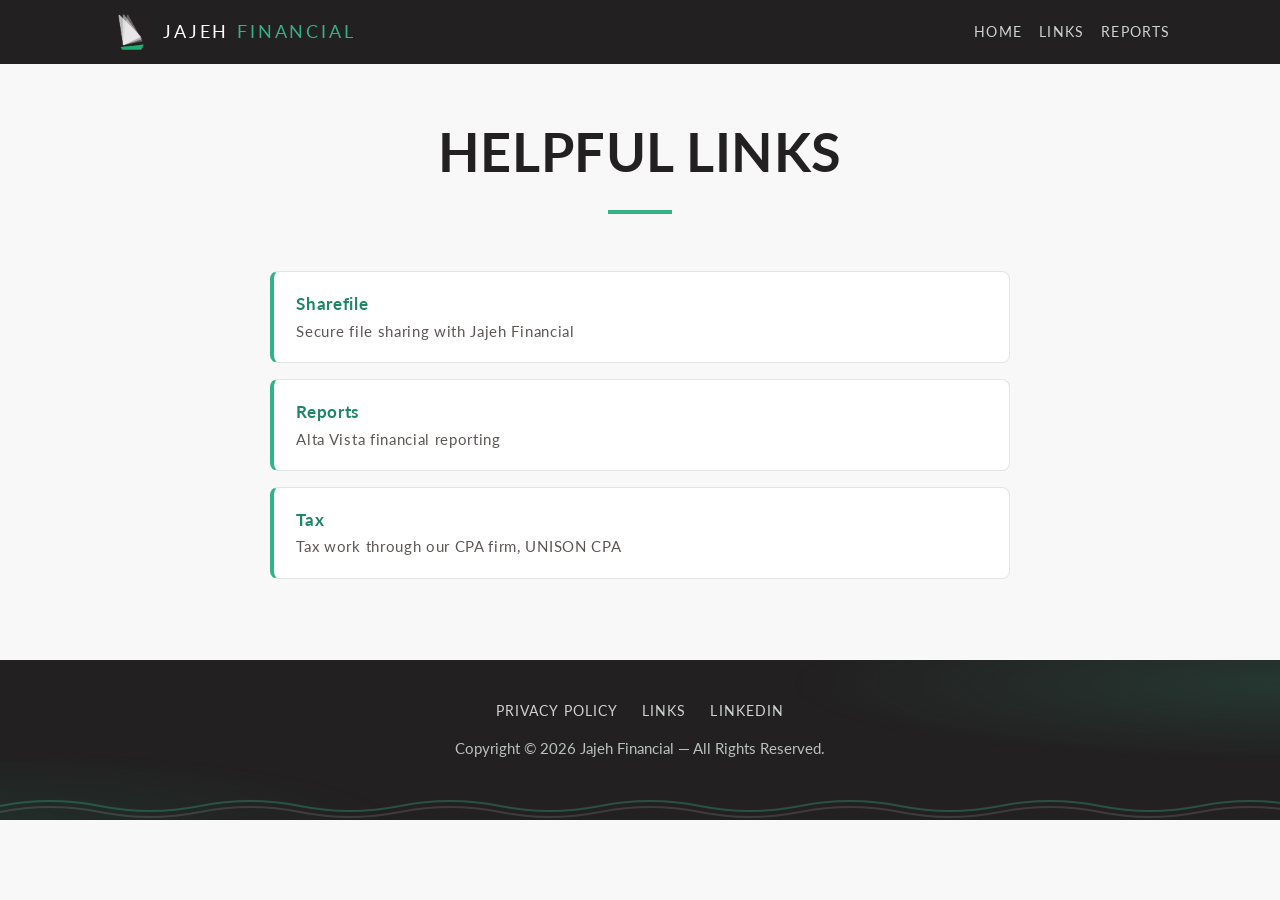
<file: links.html>
<!DOCTYPE html>
<html lang="en">
<head>
  <meta charset="utf-8">
  <meta name="viewport" content="width=device-width, initial-scale=1">
  <title>LINKS</title>
  <meta name="description" content="Discover helpful links for file sharing, financial administration, and tax services with Jajeh Financial.">
  <link rel="icon" type="image/png" href="/assets/img/favicon.png">
  <link rel="preconnect" href="https://fonts.googleapis.com">
  <link rel="preconnect" href="https://fonts.gstatic.com" crossorigin>
  <link href="https://fonts.googleapis.com/css2?family=Lato:wght@400;700&display=swap" rel="stylesheet">
  <link rel="stylesheet" href="/assets/css/style.css">
</head>
<body>
  <header class="site-header">
    <div class="wrap">
      <a class="brand" href="/">
        <img src="/assets/img/jajeh-financial-mark.jpg" alt="Jajeh Financial sail mark">
        <span>JAJEH <em>FINANCIAL</em></span>
      </a>
      <nav class="site-nav">
        <a href="/">Home</a>
        <a href="/links">Links</a>
        <a href="https://www.myaltavista.com/" target="_blank" rel="noopener">Reports</a>
      </nav>
    </div>
  </header>

  <section class="page-title">
    <h1>Helpful Links</h1>
    <hr class="rule">
  </section>

  <div class="content">
    <ul class="link-list">
      <li><a href="http://jajeh.sharefile.com" target="_blank" rel="noopener">Sharefile
        <span class="desc">Secure file sharing with Jajeh Financial</span></a></li>
      <li><a href="https://www.myaltavista.com/" target="_blank" rel="noopener">Reports
        <span class="desc">Alta Vista financial reporting</span></a></li>
      <li><a href="http://unisoncpa.com" target="_blank" rel="noopener">Tax
        <span class="desc">Tax work through our CPA firm, UNISON CPA</span></a></li>
    </ul>
  </div>

  <footer class="site-footer">
    <nav class="foot-nav">
      <a href="/privacy-policy">Privacy Policy</a>
      <a href="/links">Links</a>
      <a href="https://www.linkedin.com/company/7801010" target="_blank" rel="noopener">LinkedIn</a>
    </nav>
    <p>Copyright &copy; 2026 Jajeh Financial &mdash; All Rights Reserved.</p>
  </footer>
</body>
</html>
</file>
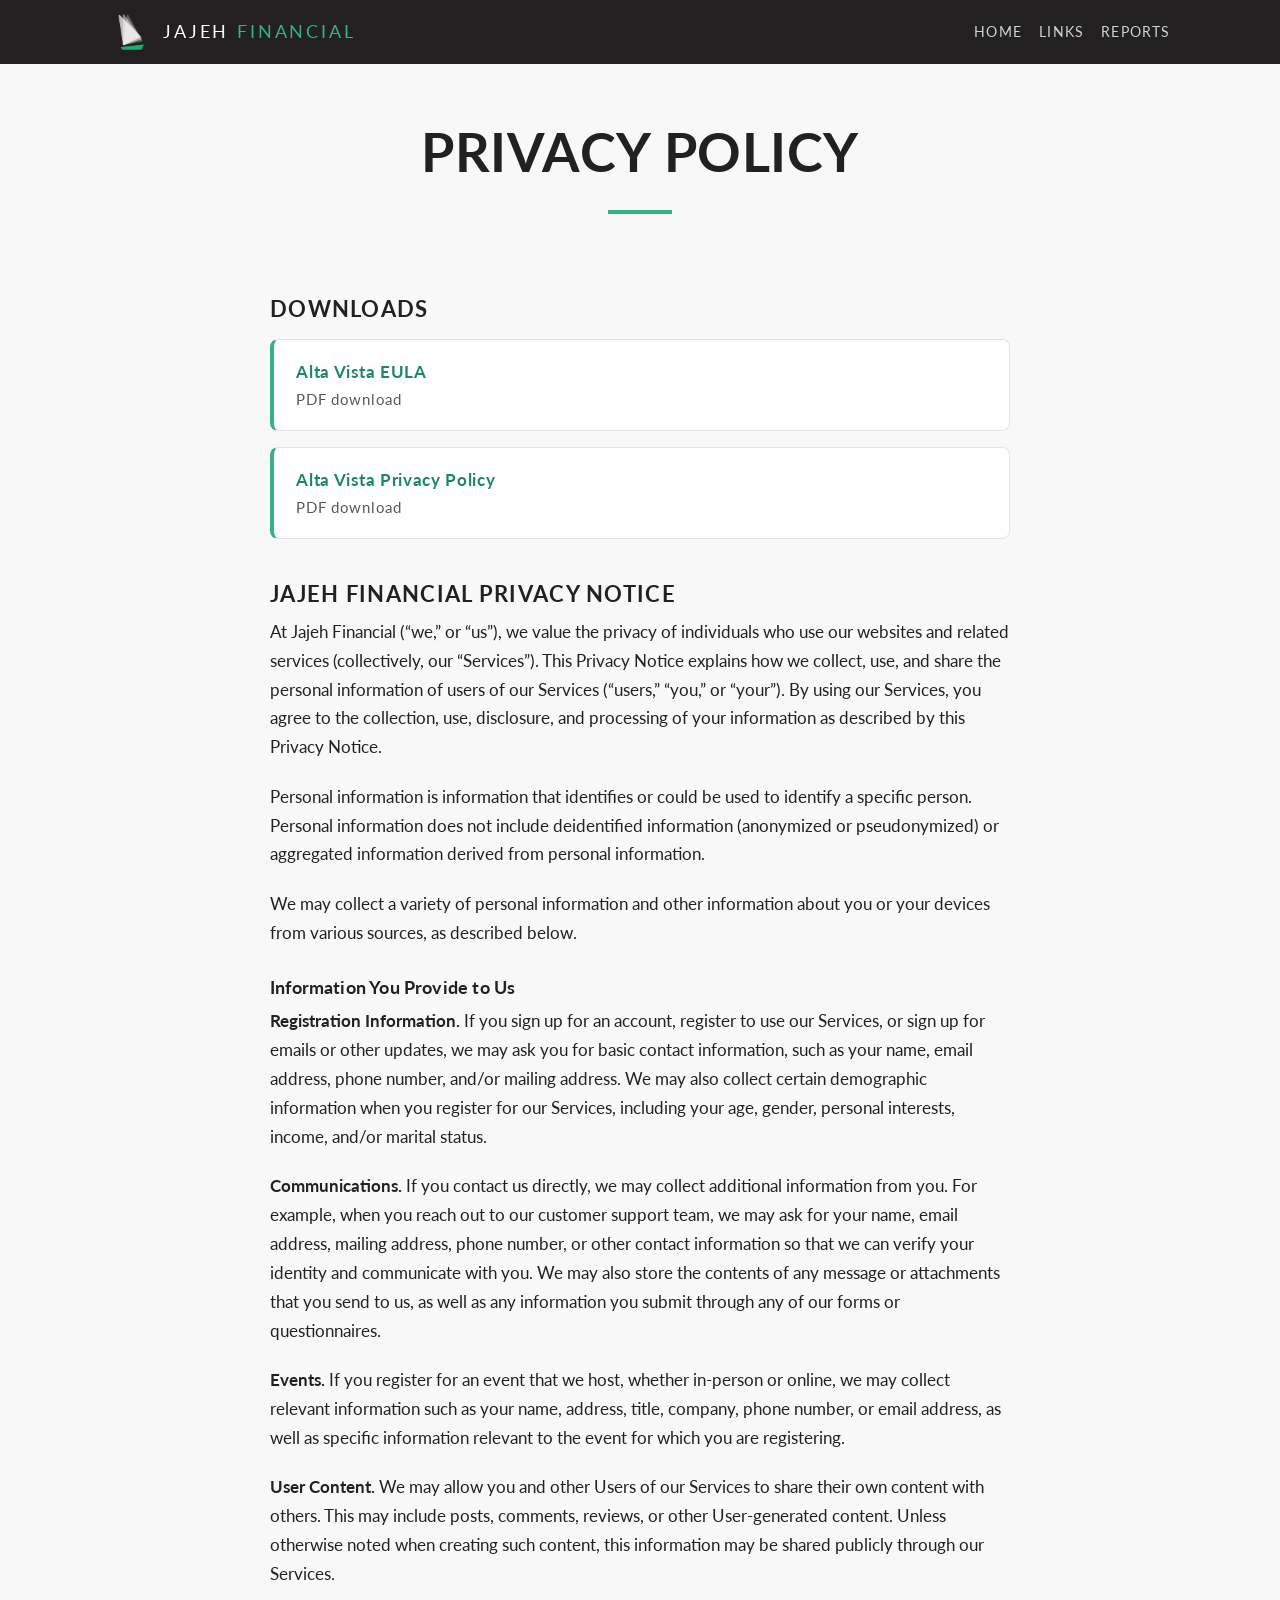
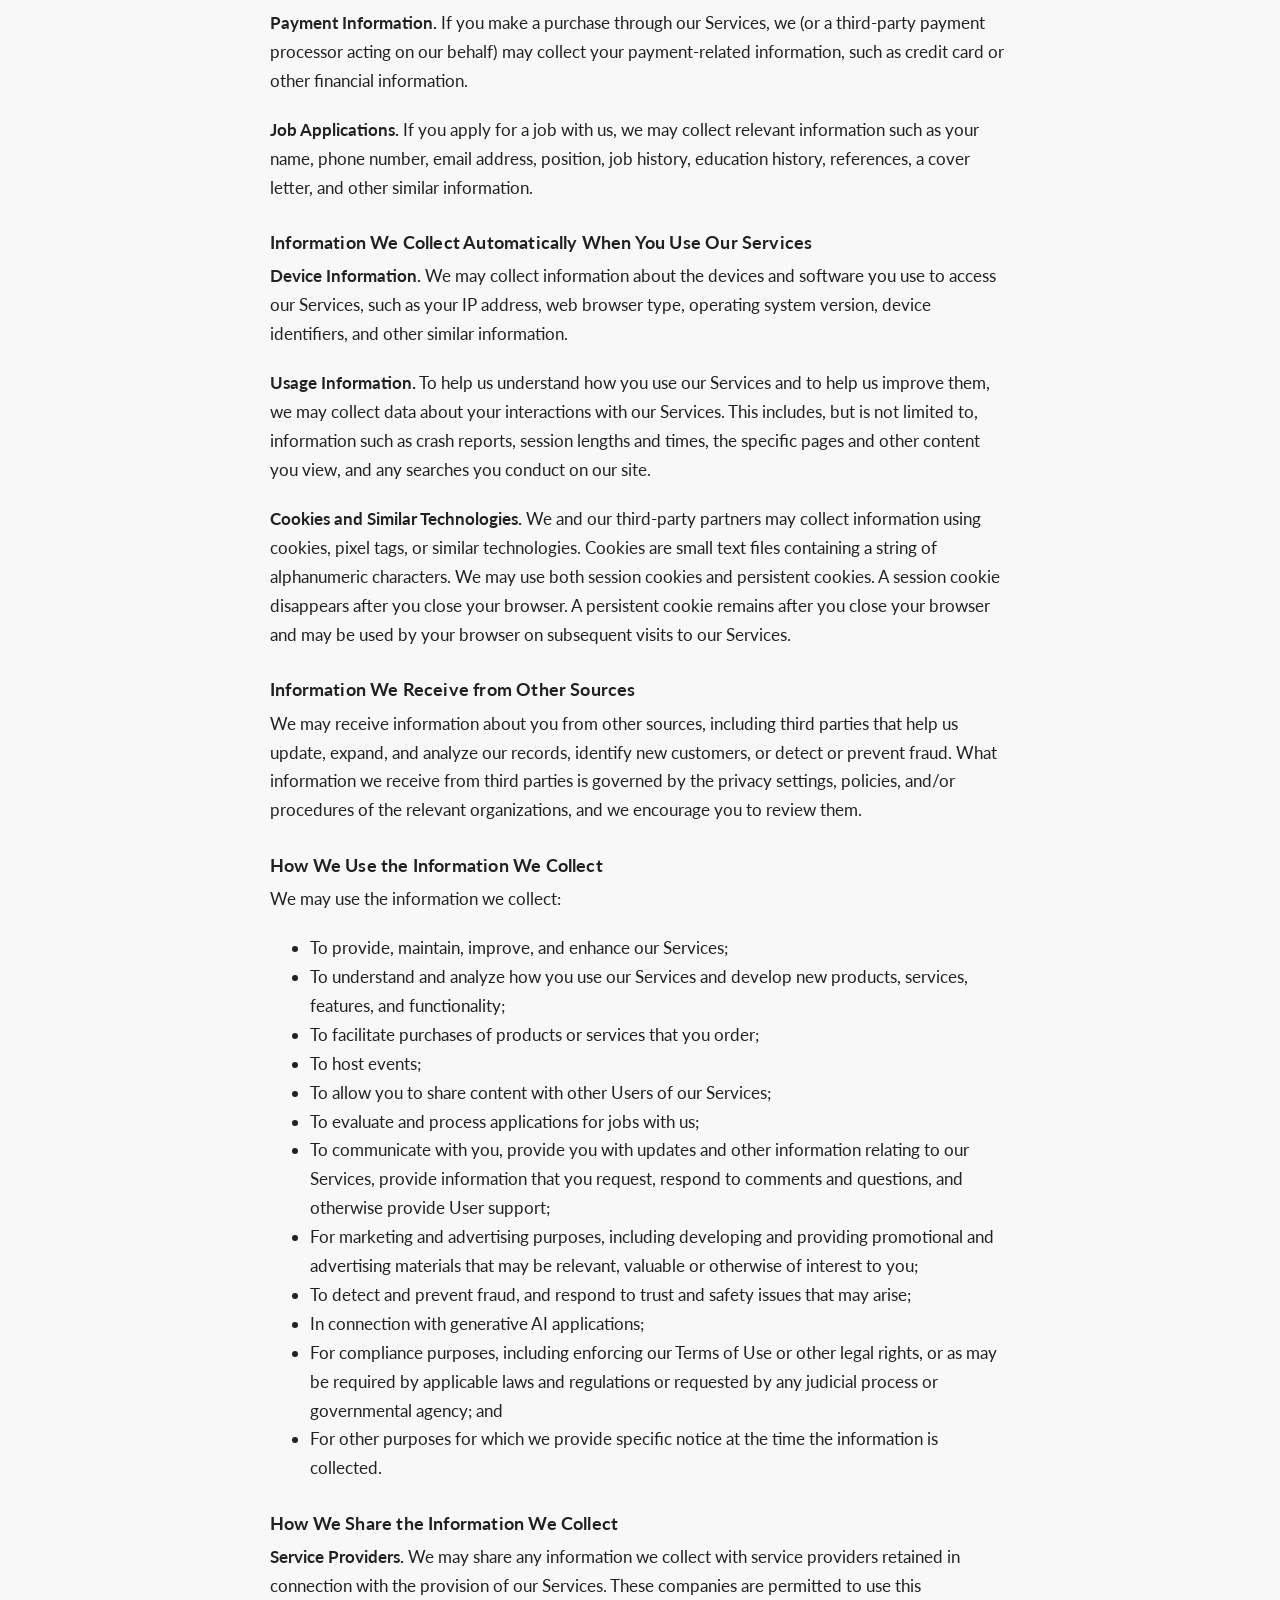
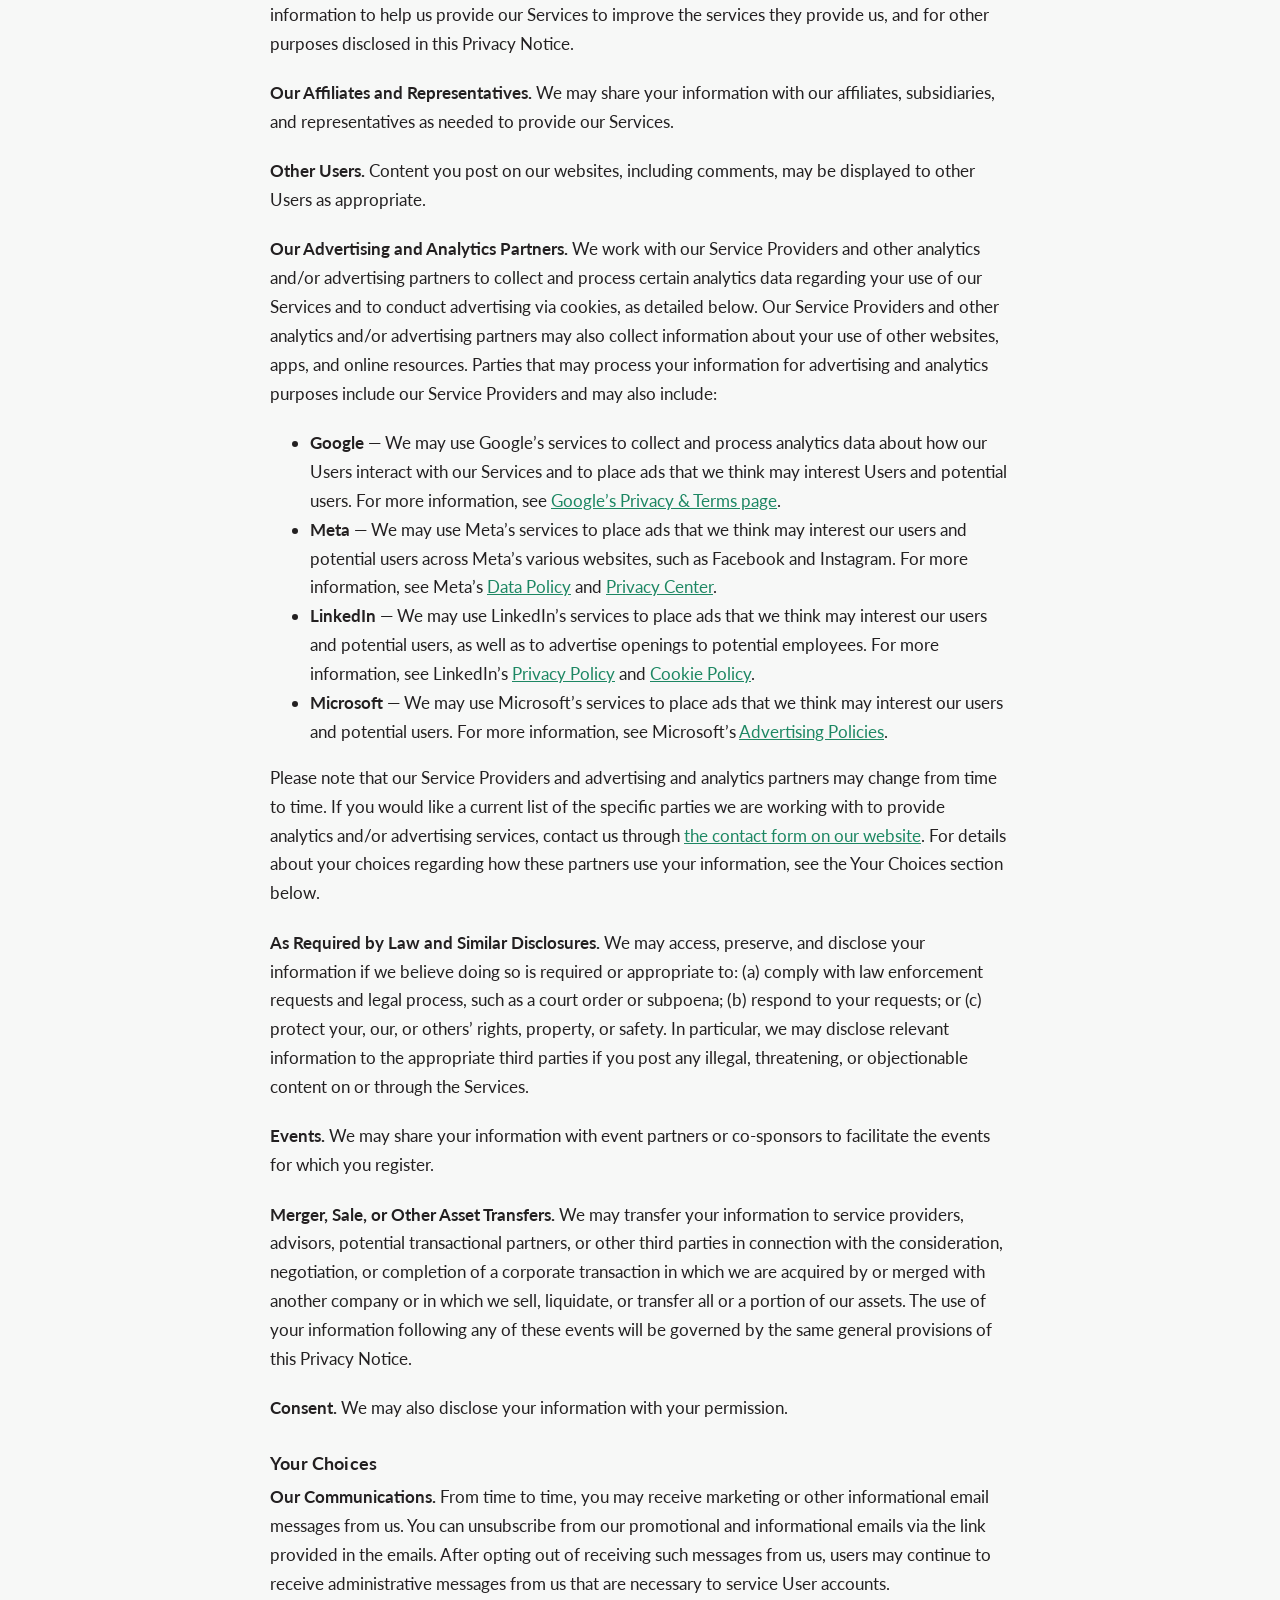
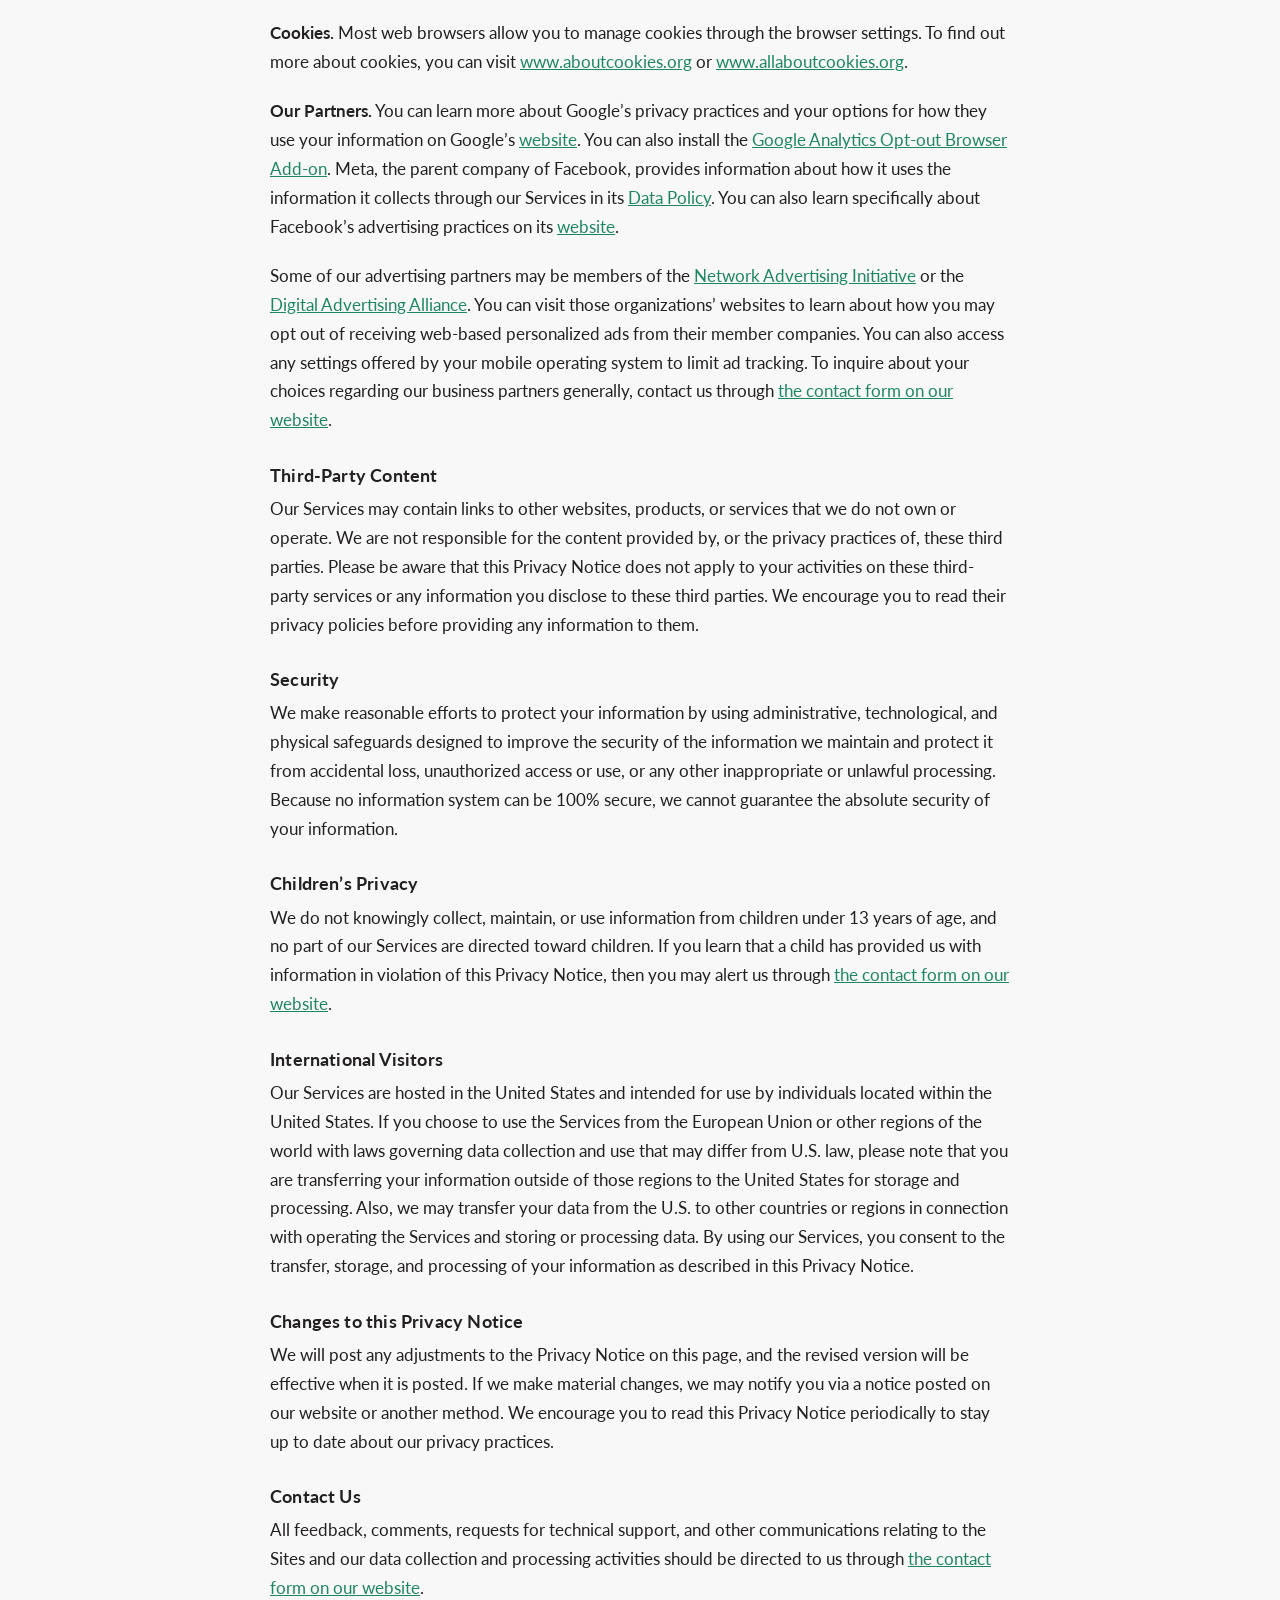
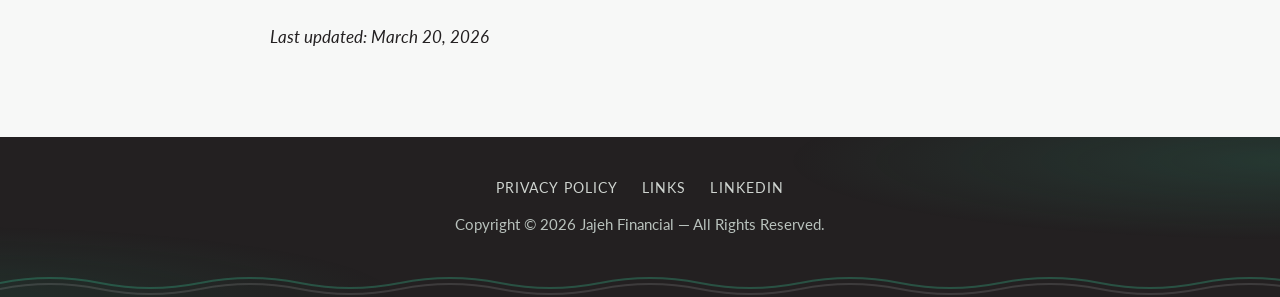
<file: privacy-policy.html>
<!DOCTYPE html>
<html lang="en">
<head>
  <meta charset="utf-8">
  <meta name="viewport" content="width=device-width, initial-scale=1">
  <title>Privacy Policy</title>
  <meta name="description" content="Privacy Policy of Jajeh Financial detailing data collection, usage, and sharing practices for user information.">
  <link rel="icon" type="image/png" href="/assets/img/favicon.png">
  <link rel="preconnect" href="https://fonts.googleapis.com">
  <link rel="preconnect" href="https://fonts.gstatic.com" crossorigin>
  <link href="https://fonts.googleapis.com/css2?family=Lato:wght@400;700&display=swap" rel="stylesheet">
  <link rel="stylesheet" href="/assets/css/style.css">
</head>
<body>
  <header class="site-header">
    <div class="wrap">
      <a class="brand" href="/">
        <img src="/assets/img/jajeh-financial-mark.jpg" alt="Jajeh Financial sail mark">
        <span>JAJEH <em>FINANCIAL</em></span>
      </a>
      <nav class="site-nav">
        <a href="/">Home</a>
        <a href="/links">Links</a>
        <a href="https://www.myaltavista.com/" target="_blank" rel="noopener">Reports</a>
      </nav>
    </div>
  </header>

  <section class="page-title">
    <h1>Privacy Policy</h1>
    <hr class="rule">
  </section>

  <div class="content">
    <h2>Downloads</h2>
    <ul class="link-list">
      <li><a href="/downloads/alta-vista-eula.pdf" target="_blank" rel="noopener">Alta Vista EULA
        <span class="desc">PDF download</span></a></li>
      <li><a href="/downloads/alta-vista-privacy-policy.pdf" target="_blank" rel="noopener">Alta Vista Privacy Policy
        <span class="desc">PDF download</span></a></li>
    </ul>

    <h2>Jajeh Financial Privacy Notice</h2>
    <p>At Jajeh Financial (&ldquo;we,&rdquo; or &ldquo;us&rdquo;), we value the privacy of individuals who use our websites and related services (collectively, our &ldquo;Services&rdquo;). This Privacy Notice explains how we collect, use, and share the personal information of users of our Services (&ldquo;users,&rdquo; &ldquo;you,&rdquo; or &ldquo;your&rdquo;). By using our Services, you agree to the collection, use, disclosure, and processing of your information as described by this Privacy Notice.</p>
    <p>Personal information is information that identifies or could be used to identify a specific person. Personal information does not include deidentified information (anonymized or pseudonymized) or aggregated information derived from personal information.</p>
    <p>We may collect a variety of personal information and other information about you or your devices from various sources, as described below.</p>

    <h3>Information You Provide to Us</h3>
    <p><strong>Registration Information.</strong> If you sign up for an account, register to use our Services, or sign up for emails or other updates, we may ask you for basic contact information, such as your name, email address, phone number, and/or mailing address. We may also collect certain demographic information when you register for our Services, including your age, gender, personal interests, income, and/or marital status.</p>
    <p><strong>Communications.</strong> If you contact us directly, we may collect additional information from you. For example, when you reach out to our customer support team, we may ask for your name, email address, mailing address, phone number, or other contact information so that we can verify your identity and communicate with you. We may also store the contents of any message or attachments that you send to us, as well as any information you submit through any of our forms or questionnaires.</p>
    <p><strong>Events.</strong> If you register for an event that we host, whether in-person or online, we may collect relevant information such as your name, address, title, company, phone number, or email address, as well as specific information relevant to the event for which you are registering.</p>
    <p><strong>User Content.</strong> We may allow you and other Users of our Services to share their own content with others. This may include posts, comments, reviews, or other User-generated content. Unless otherwise noted when creating such content, this information may be shared publicly through our Services.</p>
    <p><strong>Payment Information.</strong> If you make a purchase through our Services, we (or a third-party payment processor acting on our behalf) may collect your payment-related information, such as credit card or other financial information.</p>
    <p><strong>Job Applications.</strong> If you apply for a job with us, we may collect relevant information such as your name, phone number, email address, position, job history, education history, references, a cover letter, and other similar information.</p>

    <h3>Information We Collect Automatically When You Use Our Services</h3>
    <p><strong>Device Information.</strong> We may collect information about the devices and software you use to access our Services, such as your IP address, web browser type, operating system version, device identifiers, and other similar information.</p>
    <p><strong>Usage Information.</strong> To help us understand how you use our Services and to help us improve them, we may collect data about your interactions with our Services. This includes, but is not limited to, information such as crash reports, session lengths and times, the specific pages and other content you view, and any searches you conduct on our site.</p>
    <p><strong>Cookies and Similar Technologies.</strong> We and our third-party partners may collect information using cookies, pixel tags, or similar technologies. Cookies are small text files containing a string of alphanumeric characters. We may use both session cookies and persistent cookies. A session cookie disappears after you close your browser. A persistent cookie remains after you close your browser and may be used by your browser on subsequent visits to our Services.</p>

    <h3>Information We Receive from Other Sources</h3>
    <p>We may receive information about you from other sources, including third parties that help us update, expand, and analyze our records, identify new customers, or detect or prevent fraud. What information we receive from third parties is governed by the privacy settings, policies, and/or procedures of the relevant organizations, and we encourage you to review them.</p>

    <h3>How We Use the Information We Collect</h3>
    <p>We may use the information we collect:</p>
    <ul>
      <li>To provide, maintain, improve, and enhance our Services;</li>
      <li>To understand and analyze how you use our Services and develop new products, services, features, and functionality;</li>
      <li>To facilitate purchases of products or services that you order;</li>
      <li>To host events;</li>
      <li>To allow you to share content with other Users of our Services;</li>
      <li>To evaluate and process applications for jobs with us;</li>
      <li>To communicate with you, provide you with updates and other information relating to our Services, provide information that you request, respond to comments and questions, and otherwise provide User support;</li>
      <li>For marketing and advertising purposes, including developing and providing promotional and advertising materials that may be relevant, valuable or otherwise of interest to you;</li>
      <li>To detect and prevent fraud, and respond to trust and safety issues that may arise;</li>
      <li>In connection with generative AI applications;</li>
      <li>For compliance purposes, including enforcing our Terms of Use or other legal rights, or as may be required by applicable laws and regulations or requested by any judicial process or governmental agency; and</li>
      <li>For other purposes for which we provide specific notice at the time the information is collected.</li>
    </ul>

    <h3>How We Share the Information We Collect</h3>
    <p><strong>Service Providers.</strong> We may share any information we collect with service providers retained in connection with the provision of our Services. These companies are permitted to use this information to help us provide our Services to improve the services they provide us, and for other purposes disclosed in this Privacy Notice.</p>
    <p><strong>Our Affiliates and Representatives.</strong> We may share your information with our affiliates, subsidiaries, and representatives as needed to provide our Services.</p>
    <p><strong>Other Users.</strong> Content you post on our websites, including comments, may be displayed to other Users as appropriate.</p>
    <p><strong>Our Advertising and Analytics Partners.</strong> We work with our Service Providers and other analytics and/or advertising partners to collect and process certain analytics data regarding your use of our Services and to conduct advertising via cookies, as detailed below. Our Service Providers and other analytics and/or advertising partners may also collect information about your use of other websites, apps, and online resources. Parties that may process your information for advertising and analytics purposes include our Service Providers and may also include:</p>
    <ul>
      <li><strong>Google</strong> &mdash; We may use Google&rsquo;s services to collect and process analytics data about how our Users interact with our Services and to place ads that we think may interest Users and potential users. For more information, see <a href="https://policies.google.com/technologies/partner-sites" target="_blank" rel="noopener">Google&rsquo;s Privacy &amp; Terms page</a>.</li>
      <li><strong>Meta</strong> &mdash; We may use Meta&rsquo;s services to place ads that we think may interest our users and potential users across Meta&rsquo;s various websites, such as Facebook and Instagram. For more information, see Meta&rsquo;s <a href="https://www.facebook.com/policy.php" target="_blank" rel="noopener">Data Policy</a> and <a href="https://www.facebook.com/about/basics/advertising" target="_blank" rel="noopener">Privacy Center</a>.</li>
      <li><strong>LinkedIn</strong> &mdash; We may use LinkedIn&rsquo;s services to place ads that we think may interest our users and potential users, as well as to advertise openings to potential employees. For more information, see LinkedIn&rsquo;s <a href="https://www.linkedin.com/legal/privacy-policy" target="_blank" rel="noopener">Privacy Policy</a> and <a href="https://www.linkedin.com/legal/cookie-policy" target="_blank" rel="noopener">Cookie Policy</a>.</li>
      <li><strong>Microsoft</strong> &mdash; We may use Microsoft&rsquo;s services to place ads that we think may interest our users and potential users. For more information, see Microsoft&rsquo;s <a href="https://help.ads.microsoft.com/apex/index/3/en/52023" target="_blank" rel="noopener">Advertising Policies</a>.</li>
    </ul>
    <p>Please note that our Service Providers and advertising and analytics partners may change from time to time. If you would like a current list of the specific parties we are working with to provide analytics and/or advertising services, contact us through <a href="/#contact">the contact form on our website</a>. For details about your choices regarding how these partners use your information, see the Your Choices section below.</p>
    <p><strong>As Required by Law and Similar Disclosures.</strong> We may access, preserve, and disclose your information if we believe doing so is required or appropriate to: (a) comply with law enforcement requests and legal process, such as a court order or subpoena; (b) respond to your requests; or (c) protect your, our, or others&rsquo; rights, property, or safety. In particular, we may disclose relevant information to the appropriate third parties if you post any illegal, threatening, or objectionable content on or through the Services.</p>
    <p><strong>Events.</strong> We may share your information with event partners or co-sponsors to facilitate the events for which you register.</p>
    <p><strong>Merger, Sale, or Other Asset Transfers.</strong> We may transfer your information to service providers, advisors, potential transactional partners, or other third parties in connection with the consideration, negotiation, or completion of a corporate transaction in which we are acquired by or merged with another company or in which we sell, liquidate, or transfer all or a portion of our assets. The use of your information following any of these events will be governed by the same general provisions of this Privacy Notice.</p>
    <p><strong>Consent.</strong> We may also disclose your information with your permission.</p>

    <h3>Your Choices</h3>
    <p><strong>Our Communications.</strong> From time to time, you may receive marketing or other informational email messages from us. You can unsubscribe from our promotional and informational emails via the link provided in the emails. After opting out of receiving such messages from us, users may continue to receive administrative messages from us that are necessary to service User accounts.</p>
    <p><strong>Cookies.</strong> Most web browsers allow you to manage cookies through the browser settings. To find out more about cookies, you can visit <a href="https://www.aboutcookies.org/" target="_blank" rel="noopener">www.aboutcookies.org</a> or <a href="https://www.allaboutcookies.org/" target="_blank" rel="noopener">www.allaboutcookies.org</a>.</p>
    <p><strong>Our Partners.</strong> You can learn more about Google&rsquo;s privacy practices and your options for how they use your information on Google&rsquo;s <a href="https://policies.google.com/technologies/partner-sites" target="_blank" rel="noopener">website</a>. You can also install the <a href="https://tools.google.com/dlpage/gaoptout" target="_blank" rel="noopener">Google Analytics Opt-out Browser Add-on</a>. Meta, the parent company of Facebook, provides information about how it uses the information it collects through our Services in its <a href="https://www.facebook.com/policy.php" target="_blank" rel="noopener">Data Policy</a>. You can also learn specifically about Facebook&rsquo;s advertising practices on its <a href="https://www.facebook.com/about/basics/advertising" target="_blank" rel="noopener">website</a>.</p>
    <p>Some of our advertising partners may be members of the <a href="https://optout.networkadvertising.org/" target="_blank" rel="noopener">Network Advertising Initiative</a> or the <a href="https://optout.aboutads.info/" target="_blank" rel="noopener">Digital Advertising Alliance</a>. You can visit those organizations&rsquo; websites to learn about how you may opt out of receiving web-based personalized ads from their member companies. You can also access any settings offered by your mobile operating system to limit ad tracking. To inquire about your choices regarding our business partners generally, contact us through <a href="/#contact">the contact form on our website</a>.</p>

    <h3>Third-Party Content</h3>
    <p>Our Services may contain links to other websites, products, or services that we do not own or operate. We are not responsible for the content provided by, or the privacy practices of, these third parties. Please be aware that this Privacy Notice does not apply to your activities on these third-party services or any information you disclose to these third parties. We encourage you to read their privacy policies before providing any information to them.</p>

    <h3>Security</h3>
    <p>We make reasonable efforts to protect your information by using administrative, technological, and physical safeguards designed to improve the security of the information we maintain and protect it from accidental loss, unauthorized access or use, or any other inappropriate or unlawful processing. Because no information system can be 100% secure, we cannot guarantee the absolute security of your information.</p>

    <h3>Children&rsquo;s Privacy</h3>
    <p>We do not knowingly collect, maintain, or use information from children under 13 years of age, and no part of our Services are directed toward children. If you learn that a child has provided us with information in violation of this Privacy Notice, then you may alert us through <a href="/#contact">the contact form on our website</a>.</p>

    <h3>International Visitors</h3>
    <p>Our Services are hosted in the United States and intended for use by individuals located within the United States. If you choose to use the Services from the European Union or other regions of the world with laws governing data collection and use that may differ from U.S. law, please note that you are transferring your information outside of those regions to the United States for storage and processing. Also, we may transfer your data from the U.S. to other countries or regions in connection with operating the Services and storing or processing data. By using our Services, you consent to the transfer, storage, and processing of your information as described in this Privacy Notice.</p>

    <h3>Changes to this Privacy Notice</h3>
    <p>We will post any adjustments to the Privacy Notice on this page, and the revised version will be effective when it is posted. If we make material changes, we may notify you via a notice posted on our website or another method. We encourage you to read this Privacy Notice periodically to stay up to date about our privacy practices.</p>

    <h3>Contact Us</h3>
    <p>All feedback, comments, requests for technical support, and other communications relating to the Sites and our data collection and processing activities should be directed to us through <a href="/#contact">the contact form on our website</a>.</p>
    <p><em>Last updated: March 20, 2026</em></p>
  </div>

  <footer class="site-footer">
    <nav class="foot-nav">
      <a href="/privacy-policy">Privacy Policy</a>
      <a href="/links">Links</a>
      <a href="https://www.linkedin.com/company/7801010" target="_blank" rel="noopener">LinkedIn</a>
    </nav>
    <p>Copyright &copy; 2026 Jajeh Financial &mdash; All Rights Reserved.</p>
  </footer>
</body>
</html>
</file>
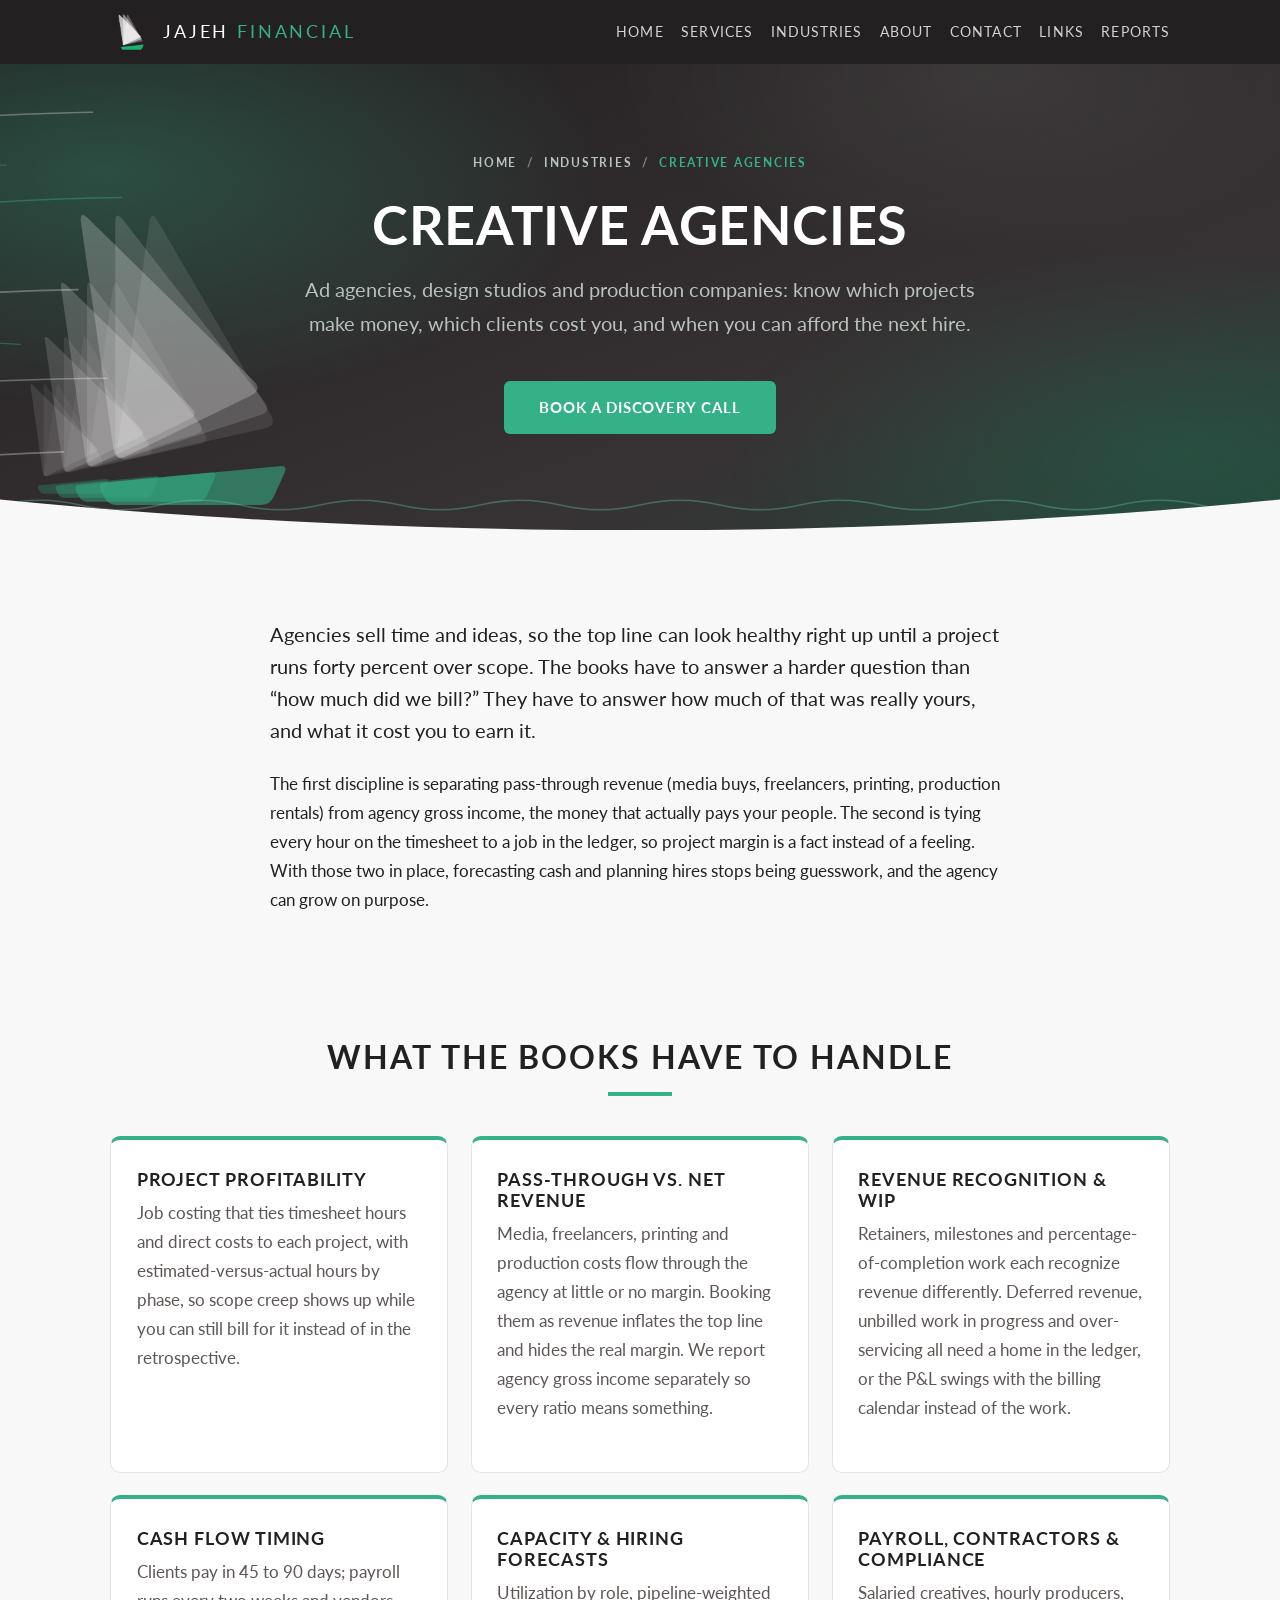
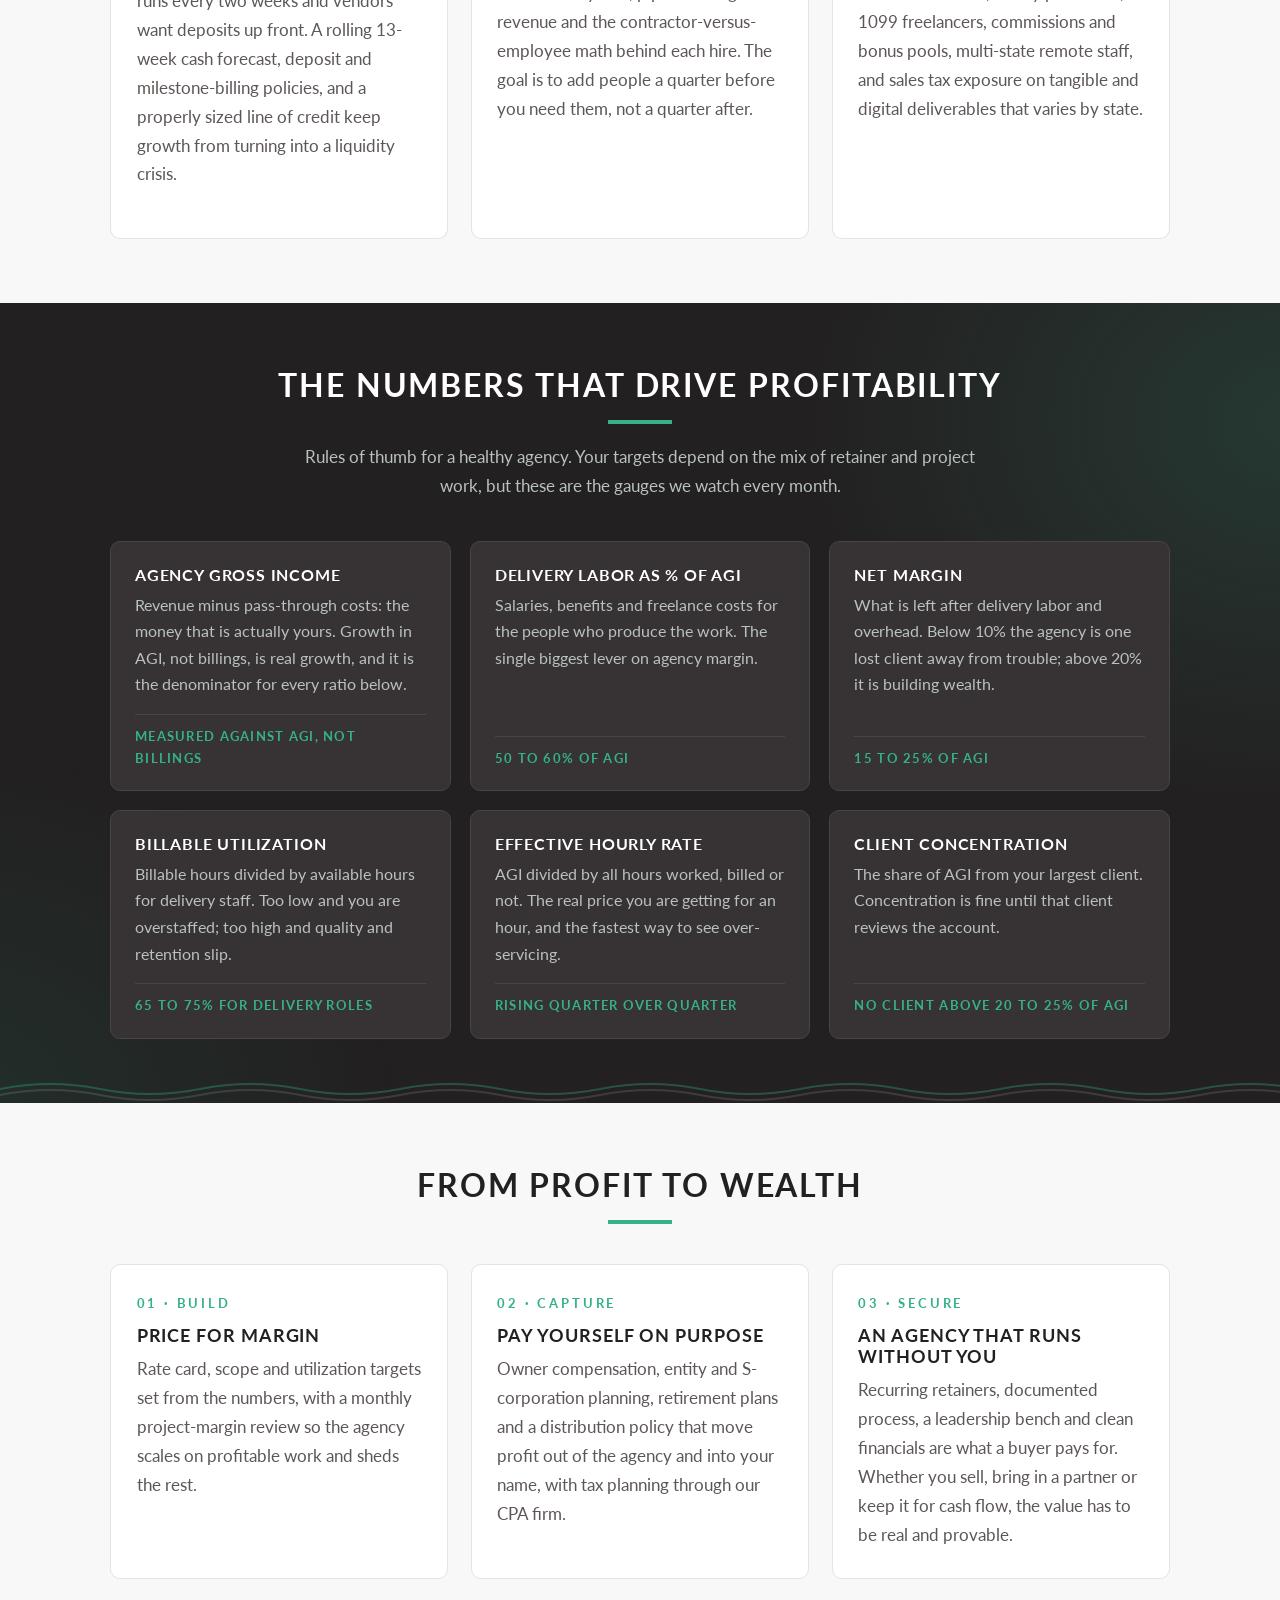
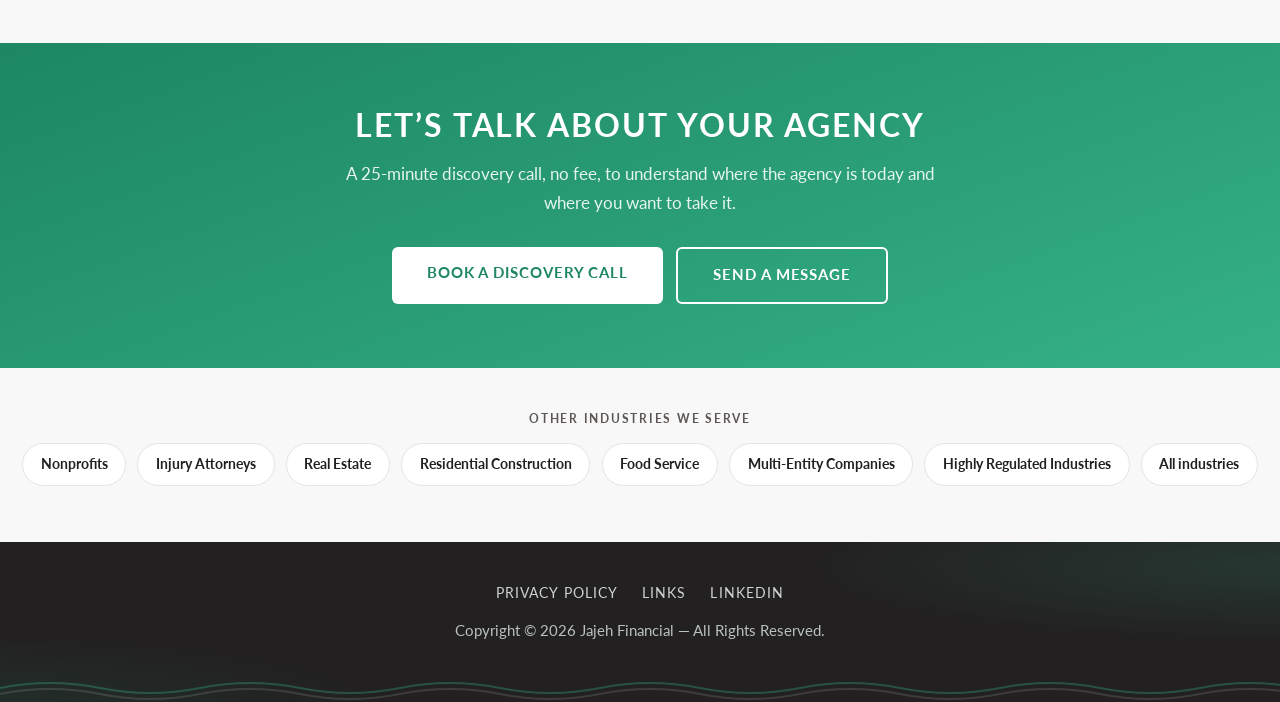
<file: industries/creative-agencies.html>
<!DOCTYPE html>
<html lang="en">
<head>
  <meta charset="utf-8">
  <meta name="viewport" content="width=device-width, initial-scale=1">
  <title>Accounting &amp; CFO Services for Creative Agencies | Jajeh Financial</title>
  <meta name="description" content="Fractional CFO and accounting for ad agencies, design studios and production companies: project profitability, pass-through vs. net revenue, cash flow and hiring forecasts.">
  <link rel="canonical" href="https://jajehfinancial.com/industries/creative-agencies">
  <link rel="icon" type="image/png" href="/assets/img/favicon.png">
  <link rel="preconnect" href="https://fonts.googleapis.com">
  <link rel="preconnect" href="https://fonts.gstatic.com" crossorigin>
  <link href="https://fonts.googleapis.com/css2?family=Lato:wght@400;700&display=swap" rel="stylesheet">
  <link rel="stylesheet" href="/assets/css/style.css">
  <script src="/assets/js/hero-wind.js" defer></script>
</head>
<body>
  <header class="site-header">
    <div class="wrap">
      <a class="brand" href="/">
        <img src="/assets/img/jajeh-financial-mark.jpg" alt="Jajeh Financial sail mark">
        <span>JAJEH <em>FINANCIAL</em></span>
      </a>
      <nav class="site-nav">
        <a href="/">Home</a>
        <a href="/#services">Services</a>
        <a href="/industries/">Industries</a>
        <a href="/#about">About</a>
        <a href="/#contact">Contact</a>
        <a href="/links">Links</a>
        <a href="https://www.myaltavista.com/" target="_blank" rel="noopener">Reports</a>
      </nav>
    </div>
  </header>

  <section class="hero page-hero">
    <p class="crumbs"><a href="/">Home</a> &nbsp;/&nbsp; <a href="/industries/">Industries</a> &nbsp;/&nbsp; <span>Creative Agencies</span></p>
    <h1>Creative Agencies</h1>
    <p class="sub">Ad agencies, design studios and production companies: know which projects make money, which clients cost you, and when you can afford the next hire.</p>
    <a class="btn" href="https://calendar.app.google/xNYgmVwws6tfUpzz5" target="_blank" rel="noopener">Book a Discovery Call</a>
  </section>

  <section class="intro">
    <div class="wrap narrow">
      <p class="lead">Agencies sell time and ideas, so the top line can look healthy right up until a project runs forty percent over scope. The books have to answer a harder question than &ldquo;how much did we bill?&rdquo; They have to answer how much of that was really yours, and what it cost you to earn it.</p>
      <p>The first discipline is separating pass-through revenue (media buys, freelancers, printing, production rentals) from agency gross income, the money that actually pays your people. The second is tying every hour on the timesheet to a job in the ledger, so project margin is a fact instead of a feeling. With those two in place, forecasting cash and planning hires stops being guesswork, and the agency can grow on purpose.</p>
    </div>
  </section>

  <section class="needs">
    <div class="wrap">
      <div class="section-head">
        <h2>What the Books Have to Handle</h2>
        <hr class="rule">
      </div>
      <div class="card-grid">
        <div class="card">
          <h3>Project Profitability</h3>
          <p>Job costing that ties timesheet hours and direct costs to each project, with estimated-versus-actual hours by phase, so scope creep shows up while you can still bill for it instead of in the retrospective.</p>
        </div>
        <div class="card">
          <h3>Pass-Through vs. Net Revenue</h3>
          <p>Media, freelancers, printing and production costs flow through the agency at little or no margin. Booking them as revenue inflates the top line and hides the real margin. We report agency gross income separately so every ratio means something.</p>
        </div>
        <div class="card">
          <h3>Revenue Recognition &amp; WIP</h3>
          <p>Retainers, milestones and percentage-of-completion work each recognize revenue differently. Deferred revenue, unbilled work in progress and over-servicing all need a home in the ledger, or the P&amp;L swings with the billing calendar instead of the work.</p>
        </div>
        <div class="card">
          <h3>Cash Flow Timing</h3>
          <p>Clients pay in 45 to 90 days; payroll runs every two weeks and vendors want deposits up front. A rolling 13-week cash forecast, deposit and milestone-billing policies, and a properly sized line of credit keep growth from turning into a liquidity crisis.</p>
        </div>
        <div class="card">
          <h3>Capacity &amp; Hiring Forecasts</h3>
          <p>Utilization by role, pipeline-weighted revenue and the contractor-versus-employee math behind each hire. The goal is to add people a quarter before you need them, not a quarter after.</p>
        </div>
        <div class="card">
          <h3>Payroll, Contractors &amp; Compliance</h3>
          <p>Salaried creatives, hourly producers, 1099 freelancers, commissions and bonus pools, multi-state remote staff, and sales tax exposure on tangible and digital deliverables that varies by state.</p>
        </div>
      </div>
    </div>
  </section>

  <section class="metrics">
    <div class="wrap">
      <div class="section-head">
        <h2>The Numbers That Drive Profitability</h2>
        <hr class="rule">
        <p>Rules of thumb for a healthy agency. Your targets depend on the mix of retainer and project work, but these are the gauges we watch every month.</p>
      </div>
      <div class="metric-grid">
        <div class="metric">
          <h3>Agency Gross Income</h3>
          <p>Revenue minus pass-through costs: the money that is actually yours. Growth in AGI, not billings, is real growth, and it is the denominator for every ratio below.</p>
          <span class="target">Measured against AGI, not billings</span>
        </div>
        <div class="metric">
          <h3>Delivery Labor as % of AGI</h3>
          <p>Salaries, benefits and freelance costs for the people who produce the work. The single biggest lever on agency margin.</p>
          <span class="target">50 to 60% of AGI</span>
        </div>
        <div class="metric">
          <h3>Net Margin</h3>
          <p>What is left after delivery labor and overhead. Below 10% the agency is one lost client away from trouble; above 20% it is building wealth.</p>
          <span class="target">15 to 25% of AGI</span>
        </div>
        <div class="metric">
          <h3>Billable Utilization</h3>
          <p>Billable hours divided by available hours for delivery staff. Too low and you are overstaffed; too high and quality and retention slip.</p>
          <span class="target">65 to 75% for delivery roles</span>
        </div>
        <div class="metric">
          <h3>Effective Hourly Rate</h3>
          <p>AGI divided by all hours worked, billed or not. The real price you are getting for an hour, and the fastest way to see over-servicing.</p>
          <span class="target">Rising quarter over quarter</span>
        </div>
        <div class="metric">
          <h3>Client Concentration</h3>
          <p>The share of AGI from your largest client. Concentration is fine until that client reviews the account.</p>
          <span class="target">No client above 20 to 25% of AGI</span>
        </div>
      </div>
    </div>
  </section>

  <section class="wealth">
    <div class="wrap">
      <div class="section-head">
        <h2>From Profit to Wealth</h2>
        <hr class="rule">
      </div>
      <div class="pillars">
        <div class="pillar">
          <span class="num">01 &middot; Build</span>
          <h3>Price for Margin</h3>
          <p>Rate card, scope and utilization targets set from the numbers, with a monthly project-margin review so the agency scales on profitable work and sheds the rest.</p>
        </div>
        <div class="pillar">
          <span class="num">02 &middot; Capture</span>
          <h3>Pay Yourself on Purpose</h3>
          <p>Owner compensation, entity and S-corporation planning, retirement plans and a distribution policy that move profit out of the agency and into your name, with tax planning through our CPA firm.</p>
        </div>
        <div class="pillar">
          <span class="num">03 &middot; Secure</span>
          <h3>An Agency That Runs Without You</h3>
          <p>Recurring retainers, documented process, a leadership bench and clean financials are what a buyer pays for. Whether you sell, bring in a partner or keep it for cash flow, the value has to be real and provable.</p>
        </div>
      </div>
    </div>
  </section>

  <section class="cta-band">
    <div class="wrap">
      <h2>Let&rsquo;s Talk About Your Agency</h2>
      <p>A 25-minute discovery call, no fee, to understand where the agency is today and where you want to take it.</p>
      <div class="actions">
        <a class="btn" href="https://calendar.app.google/xNYgmVwws6tfUpzz5" target="_blank" rel="noopener">Book a Discovery Call</a>
        <a class="btn ghost" href="/#contact">Send a Message</a>
      </div>
    </div>
  </section>

  <div class="others">
    <p>Other industries we serve</p>
    <nav>
      <a href="/industries/nonprofits">Nonprofits</a>
      <a href="/industries/injury-attorneys">Injury Attorneys</a>
      <a href="/industries/real-estate">Real Estate</a>
      <a href="/industries/residential-construction">Residential Construction</a>
      <a href="/industries/food-service">Food Service</a>
      <a href="/industries/multi-entity">Multi-Entity Companies</a>
      <a href="/industries/highly-regulated">Highly Regulated Industries</a>
      <a href="/industries/">All industries</a>
    </nav>
  </div>

  <footer class="site-footer">
    <nav class="foot-nav">
      <a href="/privacy-policy">Privacy Policy</a>
      <a href="/links">Links</a>
      <a href="https://www.linkedin.com/company/7801010" target="_blank" rel="noopener">LinkedIn</a>
    </nav>
    <p>Copyright &copy; 2026 Jajeh Financial &mdash; All Rights Reserved.</p>
  </footer>
</body>
</html>
</file>
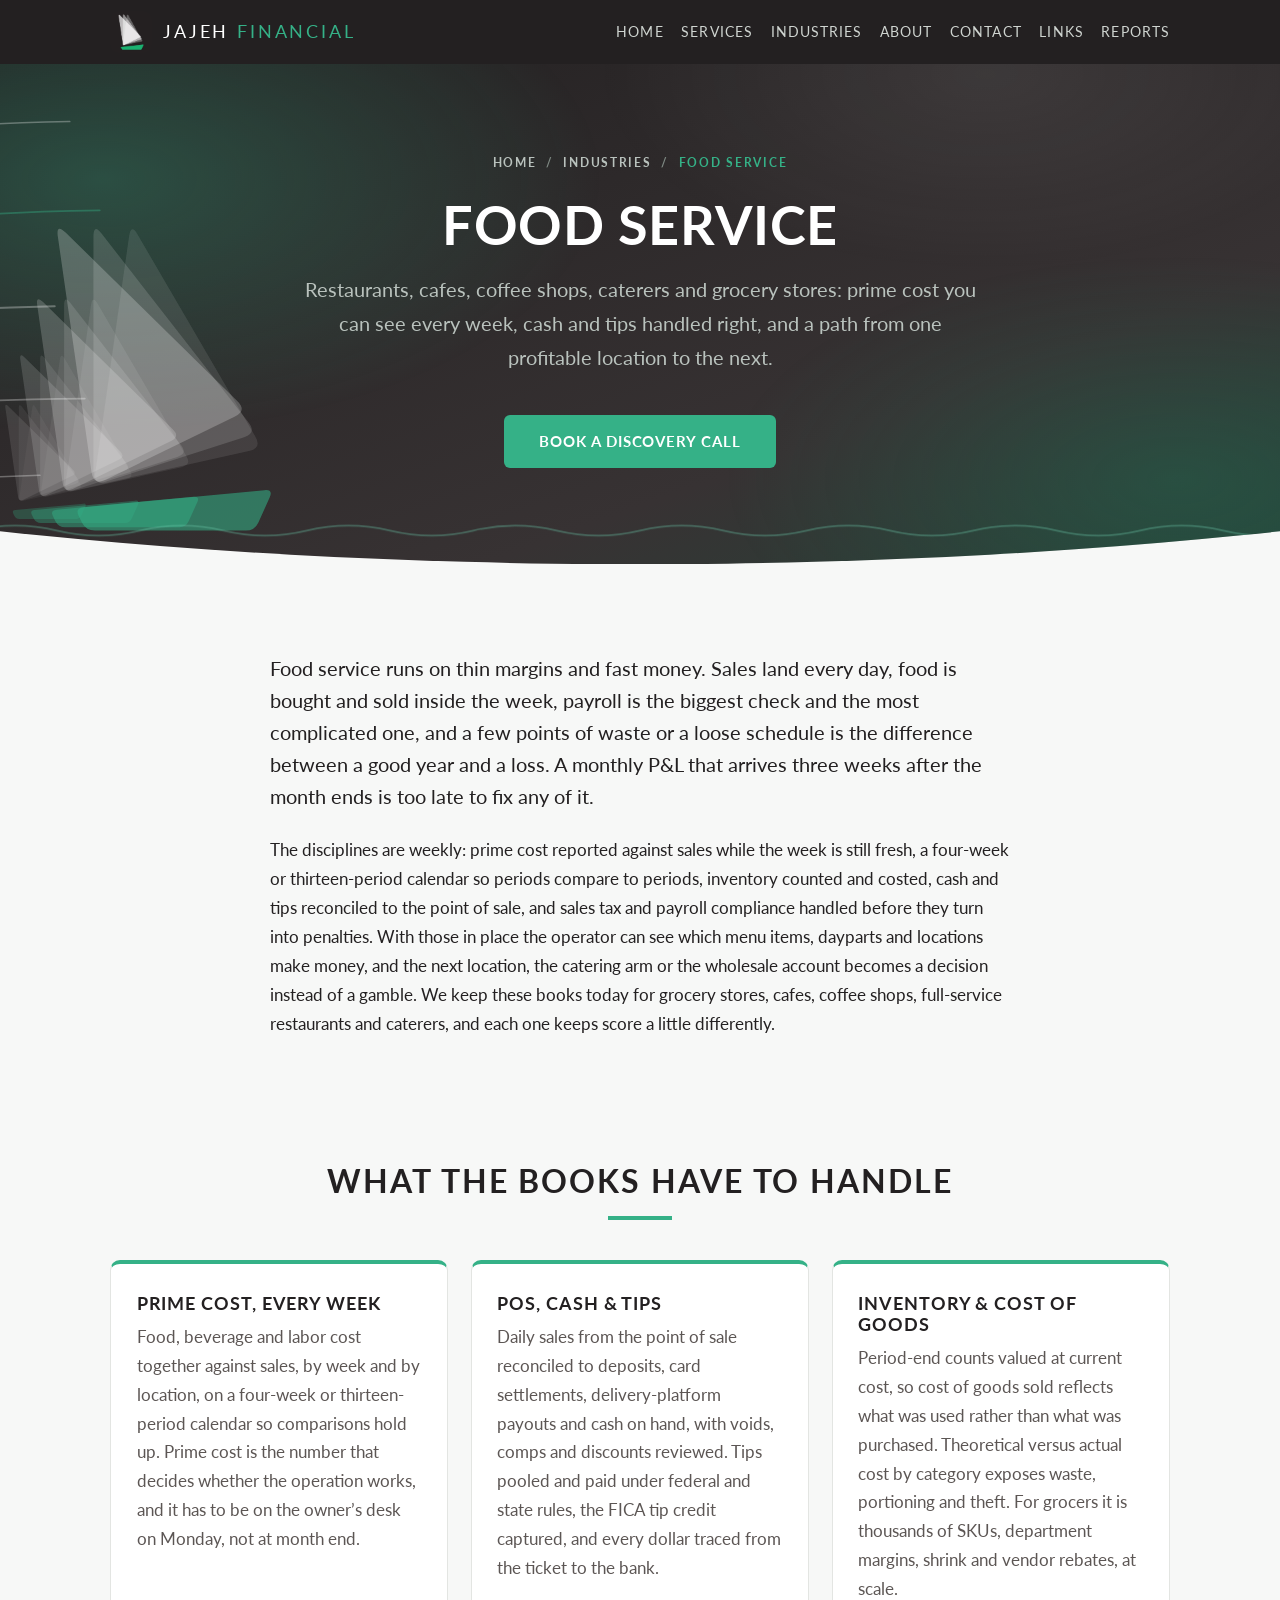
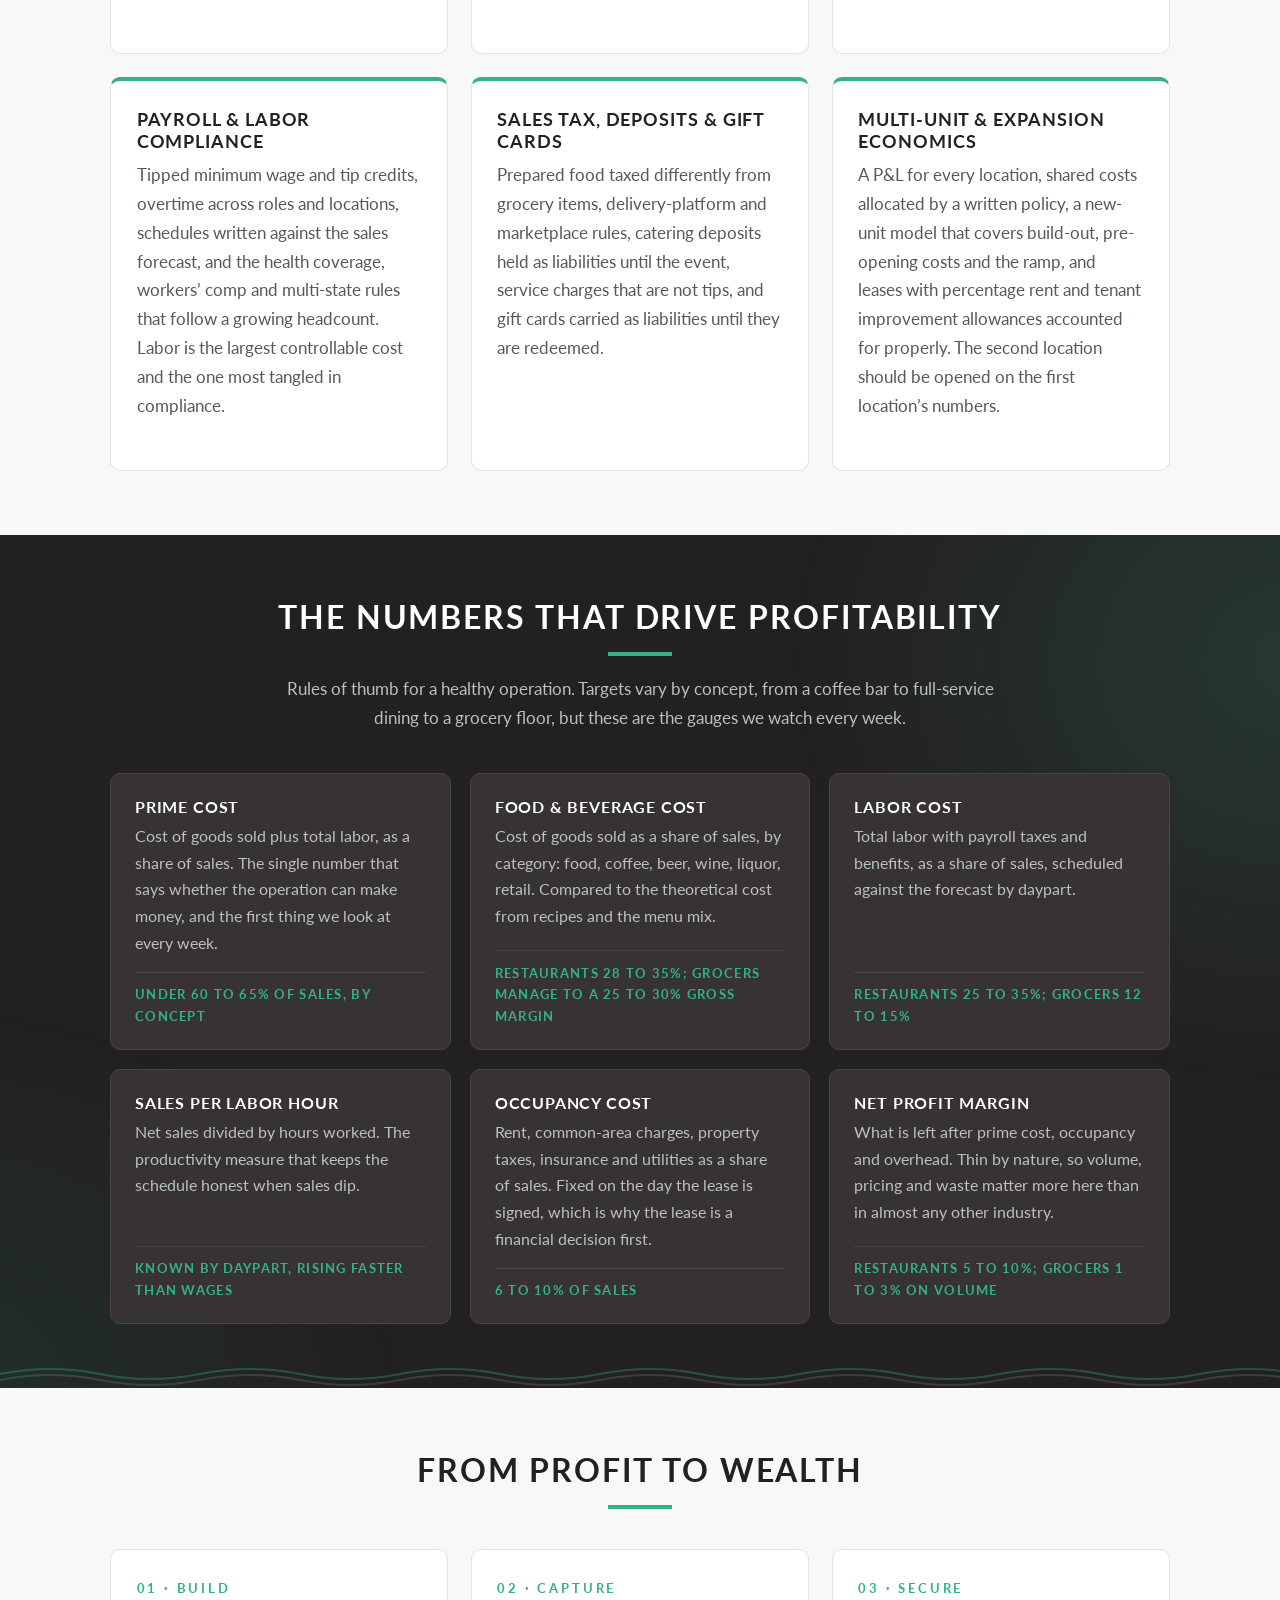
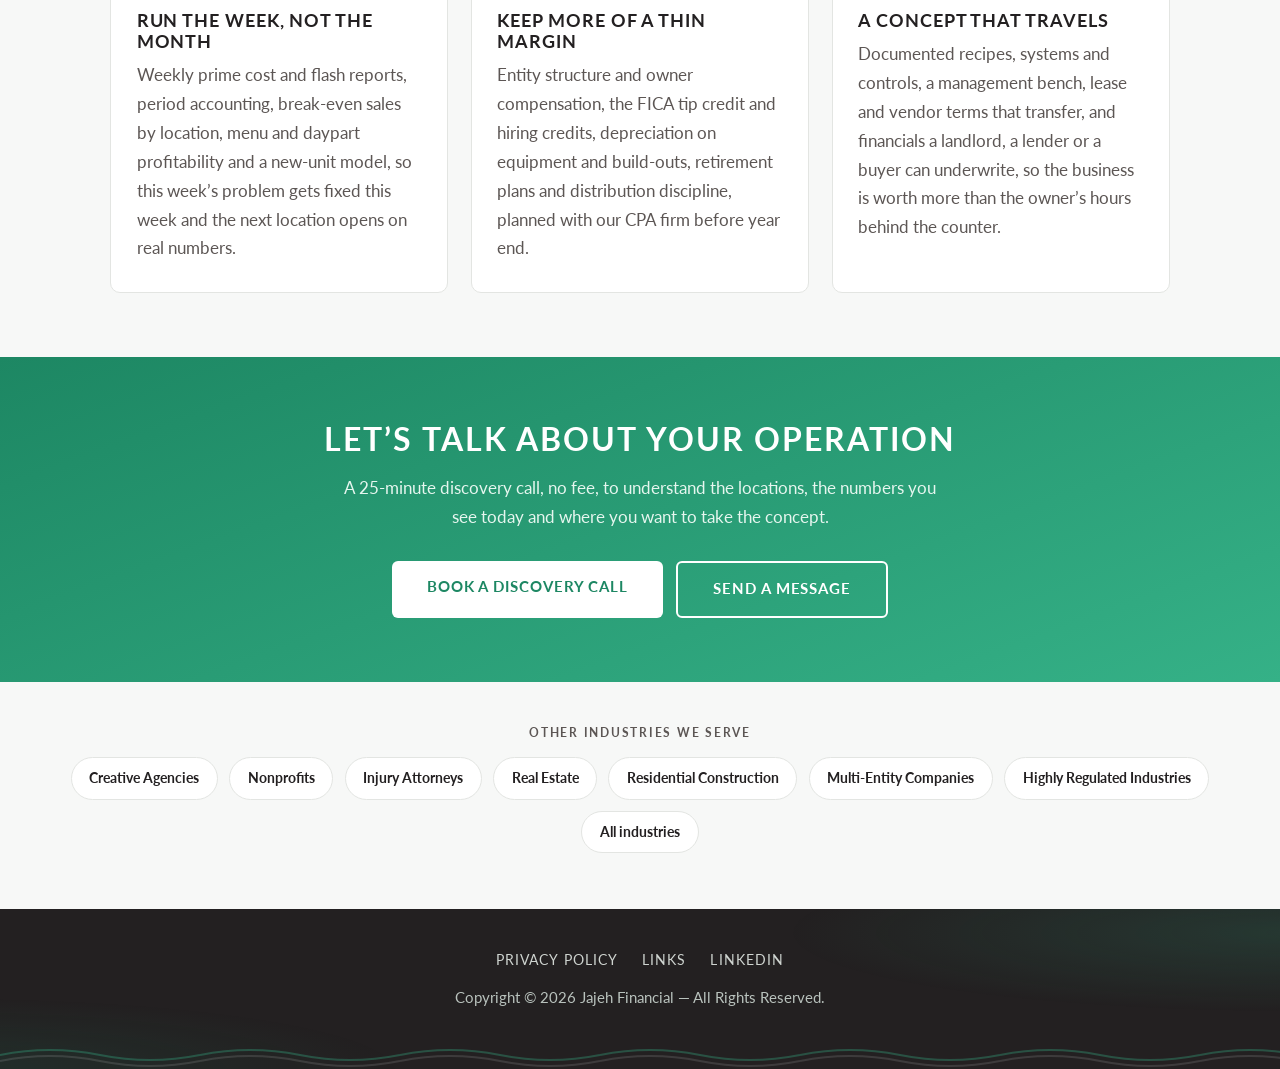
<file: industries/food-service.html>
<!DOCTYPE html>
<html lang="en">
<head>
  <meta charset="utf-8">
  <meta name="viewport" content="width=device-width, initial-scale=1">
  <title>Accounting &amp; CFO Services for Food Service | Jajeh Financial</title>
  <meta name="description" content="Fractional CFO and accounting for restaurants, cafes, coffee shops, caterers and grocery stores: weekly prime cost, POS, cash and tip reconciliation, inventory and cost of goods, labor compliance and multi-unit growth.">
  <link rel="canonical" href="https://jajehfinancial.com/industries/food-service">
  <link rel="icon" type="image/png" href="/assets/img/favicon.png">
  <link rel="preconnect" href="https://fonts.googleapis.com">
  <link rel="preconnect" href="https://fonts.gstatic.com" crossorigin>
  <link href="https://fonts.googleapis.com/css2?family=Lato:wght@400;700&display=swap" rel="stylesheet">
  <link rel="stylesheet" href="/assets/css/style.css">
  <script src="/assets/js/hero-wind.js" defer></script>
</head>
<body>
  <header class="site-header">
    <div class="wrap">
      <a class="brand" href="/">
        <img src="/assets/img/jajeh-financial-mark.jpg" alt="Jajeh Financial sail mark">
        <span>JAJEH <em>FINANCIAL</em></span>
      </a>
      <nav class="site-nav">
        <a href="/">Home</a>
        <a href="/#services">Services</a>
        <a href="/industries/">Industries</a>
        <a href="/#about">About</a>
        <a href="/#contact">Contact</a>
        <a href="/links">Links</a>
        <a href="https://www.myaltavista.com/" target="_blank" rel="noopener">Reports</a>
      </nav>
    </div>
  </header>

  <section class="hero page-hero">
    <p class="crumbs"><a href="/">Home</a> &nbsp;/&nbsp; <a href="/industries/">Industries</a> &nbsp;/&nbsp; <span>Food Service</span></p>
    <h1>Food Service</h1>
    <p class="sub">Restaurants, cafes, coffee shops, caterers and grocery stores: prime cost you can see every week, cash and tips handled right, and a path from one profitable location to the next.</p>
    <a class="btn" href="https://calendar.app.google/xNYgmVwws6tfUpzz5" target="_blank" rel="noopener">Book a Discovery Call</a>
  </section>

  <section class="intro">
    <div class="wrap narrow">
      <p class="lead">Food service runs on thin margins and fast money. Sales land every day, food is bought and sold inside the week, payroll is the biggest check and the most complicated one, and a few points of waste or a loose schedule is the difference between a good year and a loss. A monthly P&amp;L that arrives three weeks after the month ends is too late to fix any of it.</p>
      <p>The disciplines are weekly: prime cost reported against sales while the week is still fresh, a four-week or thirteen-period calendar so periods compare to periods, inventory counted and costed, cash and tips reconciled to the point of sale, and sales tax and payroll compliance handled before they turn into penalties. With those in place the operator can see which menu items, dayparts and locations make money, and the next location, the catering arm or the wholesale account becomes a decision instead of a gamble. We keep these books today for grocery stores, cafes, coffee shops, full-service restaurants and caterers, and each one keeps score a little differently.</p>
    </div>
  </section>

  <section class="needs">
    <div class="wrap">
      <div class="section-head">
        <h2>What the Books Have to Handle</h2>
        <hr class="rule">
      </div>
      <div class="card-grid">
        <div class="card">
          <h3>Prime Cost, Every Week</h3>
          <p>Food, beverage and labor cost together against sales, by week and by location, on a four-week or thirteen-period calendar so comparisons hold up. Prime cost is the number that decides whether the operation works, and it has to be on the owner&rsquo;s desk on Monday, not at month end.</p>
        </div>
        <div class="card">
          <h3>POS, Cash &amp; Tips</h3>
          <p>Daily sales from the point of sale reconciled to deposits, card settlements, delivery-platform payouts and cash on hand, with voids, comps and discounts reviewed. Tips pooled and paid under federal and state rules, the FICA tip credit captured, and every dollar traced from the ticket to the bank.</p>
        </div>
        <div class="card">
          <h3>Inventory &amp; Cost of Goods</h3>
          <p>Period-end counts valued at current cost, so cost of goods sold reflects what was used rather than what was purchased. Theoretical versus actual cost by category exposes waste, portioning and theft. For grocers it is thousands of SKUs, department margins, shrink and vendor rebates, at scale.</p>
        </div>
        <div class="card">
          <h3>Payroll &amp; Labor Compliance</h3>
          <p>Tipped minimum wage and tip credits, overtime across roles and locations, schedules written against the sales forecast, and the health coverage, workers&rsquo; comp and multi-state rules that follow a growing headcount. Labor is the largest controllable cost and the one most tangled in compliance.</p>
        </div>
        <div class="card">
          <h3>Sales Tax, Deposits &amp; Gift Cards</h3>
          <p>Prepared food taxed differently from grocery items, delivery-platform and marketplace rules, catering deposits held as liabilities until the event, service charges that are not tips, and gift cards carried as liabilities until they are redeemed.</p>
        </div>
        <div class="card">
          <h3>Multi-Unit &amp; Expansion Economics</h3>
          <p>A P&amp;L for every location, shared costs allocated by a written policy, a new-unit model that covers build-out, pre-opening costs and the ramp, and leases with percentage rent and tenant improvement allowances accounted for properly. The second location should be opened on the first location&rsquo;s numbers.</p>
        </div>
      </div>
    </div>
  </section>

  <section class="metrics">
    <div class="wrap">
      <div class="section-head">
        <h2>The Numbers That Drive Profitability</h2>
        <hr class="rule">
        <p>Rules of thumb for a healthy operation. Targets vary by concept, from a coffee bar to full-service dining to a grocery floor, but these are the gauges we watch every week.</p>
      </div>
      <div class="metric-grid">
        <div class="metric">
          <h3>Prime Cost</h3>
          <p>Cost of goods sold plus total labor, as a share of sales. The single number that says whether the operation can make money, and the first thing we look at every week.</p>
          <span class="target">Under 60 to 65% of sales, by concept</span>
        </div>
        <div class="metric">
          <h3>Food &amp; Beverage Cost</h3>
          <p>Cost of goods sold as a share of sales, by category: food, coffee, beer, wine, liquor, retail. Compared to the theoretical cost from recipes and the menu mix.</p>
          <span class="target">Restaurants 28 to 35%; grocers manage to a 25 to 30% gross margin</span>
        </div>
        <div class="metric">
          <h3>Labor Cost</h3>
          <p>Total labor with payroll taxes and benefits, as a share of sales, scheduled against the forecast by daypart.</p>
          <span class="target">Restaurants 25 to 35%; grocers 12 to 15%</span>
        </div>
        <div class="metric">
          <h3>Sales per Labor Hour</h3>
          <p>Net sales divided by hours worked. The productivity measure that keeps the schedule honest when sales dip.</p>
          <span class="target">Known by daypart, rising faster than wages</span>
        </div>
        <div class="metric">
          <h3>Occupancy Cost</h3>
          <p>Rent, common-area charges, property taxes, insurance and utilities as a share of sales. Fixed on the day the lease is signed, which is why the lease is a financial decision first.</p>
          <span class="target">6 to 10% of sales</span>
        </div>
        <div class="metric">
          <h3>Net Profit Margin</h3>
          <p>What is left after prime cost, occupancy and overhead. Thin by nature, so volume, pricing and waste matter more here than in almost any other industry.</p>
          <span class="target">Restaurants 5 to 10%; grocers 1 to 3% on volume</span>
        </div>
      </div>
    </div>
  </section>

  <section class="wealth">
    <div class="wrap">
      <div class="section-head">
        <h2>From Profit to Wealth</h2>
        <hr class="rule">
      </div>
      <div class="pillars">
        <div class="pillar">
          <span class="num">01 &middot; Build</span>
          <h3>Run the Week, Not the Month</h3>
          <p>Weekly prime cost and flash reports, period accounting, break-even sales by location, menu and daypart profitability and a new-unit model, so this week&rsquo;s problem gets fixed this week and the next location opens on real numbers.</p>
        </div>
        <div class="pillar">
          <span class="num">02 &middot; Capture</span>
          <h3>Keep More of a Thin Margin</h3>
          <p>Entity structure and owner compensation, the FICA tip credit and hiring credits, depreciation on equipment and build-outs, retirement plans and distribution discipline, planned with our CPA firm before year end.</p>
        </div>
        <div class="pillar">
          <span class="num">03 &middot; Secure</span>
          <h3>A Concept That Travels</h3>
          <p>Documented recipes, systems and controls, a management bench, lease and vendor terms that transfer, and financials a landlord, a lender or a buyer can underwrite, so the business is worth more than the owner&rsquo;s hours behind the counter.</p>
        </div>
      </div>
    </div>
  </section>

  <section class="cta-band">
    <div class="wrap">
      <h2>Let&rsquo;s Talk About Your Operation</h2>
      <p>A 25-minute discovery call, no fee, to understand the locations, the numbers you see today and where you want to take the concept.</p>
      <div class="actions">
        <a class="btn" href="https://calendar.app.google/xNYgmVwws6tfUpzz5" target="_blank" rel="noopener">Book a Discovery Call</a>
        <a class="btn ghost" href="/#contact">Send a Message</a>
      </div>
    </div>
  </section>

  <div class="others">
    <p>Other industries we serve</p>
    <nav>
      <a href="/industries/creative-agencies">Creative Agencies</a>
      <a href="/industries/nonprofits">Nonprofits</a>
      <a href="/industries/injury-attorneys">Injury Attorneys</a>
      <a href="/industries/real-estate">Real Estate</a>
      <a href="/industries/residential-construction">Residential Construction</a>
      <a href="/industries/multi-entity">Multi-Entity Companies</a>
      <a href="/industries/highly-regulated">Highly Regulated Industries</a>
      <a href="/industries/">All industries</a>
    </nav>
  </div>

  <footer class="site-footer">
    <nav class="foot-nav">
      <a href="/privacy-policy">Privacy Policy</a>
      <a href="/links">Links</a>
      <a href="https://www.linkedin.com/company/7801010" target="_blank" rel="noopener">LinkedIn</a>
    </nav>
    <p>Copyright &copy; 2026 Jajeh Financial &mdash; All Rights Reserved.</p>
  </footer>
</body>
</html>
</file>
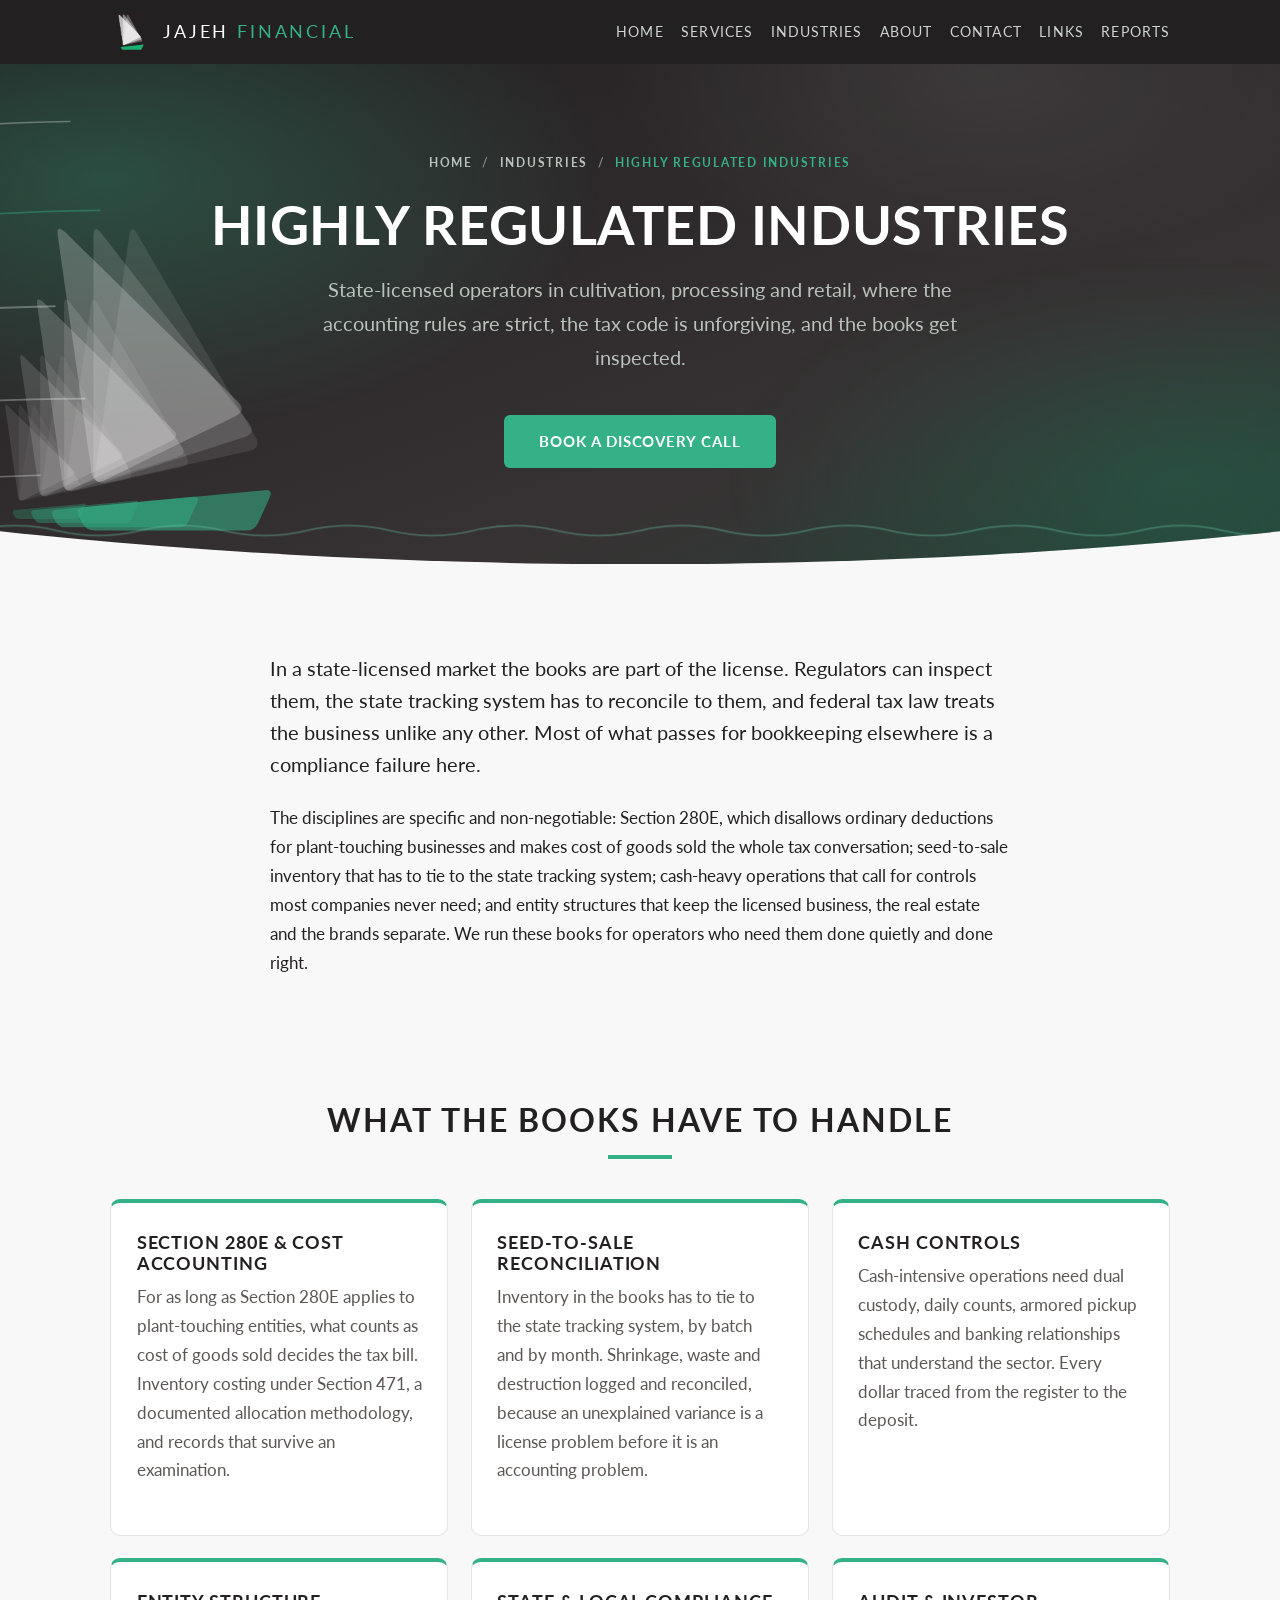
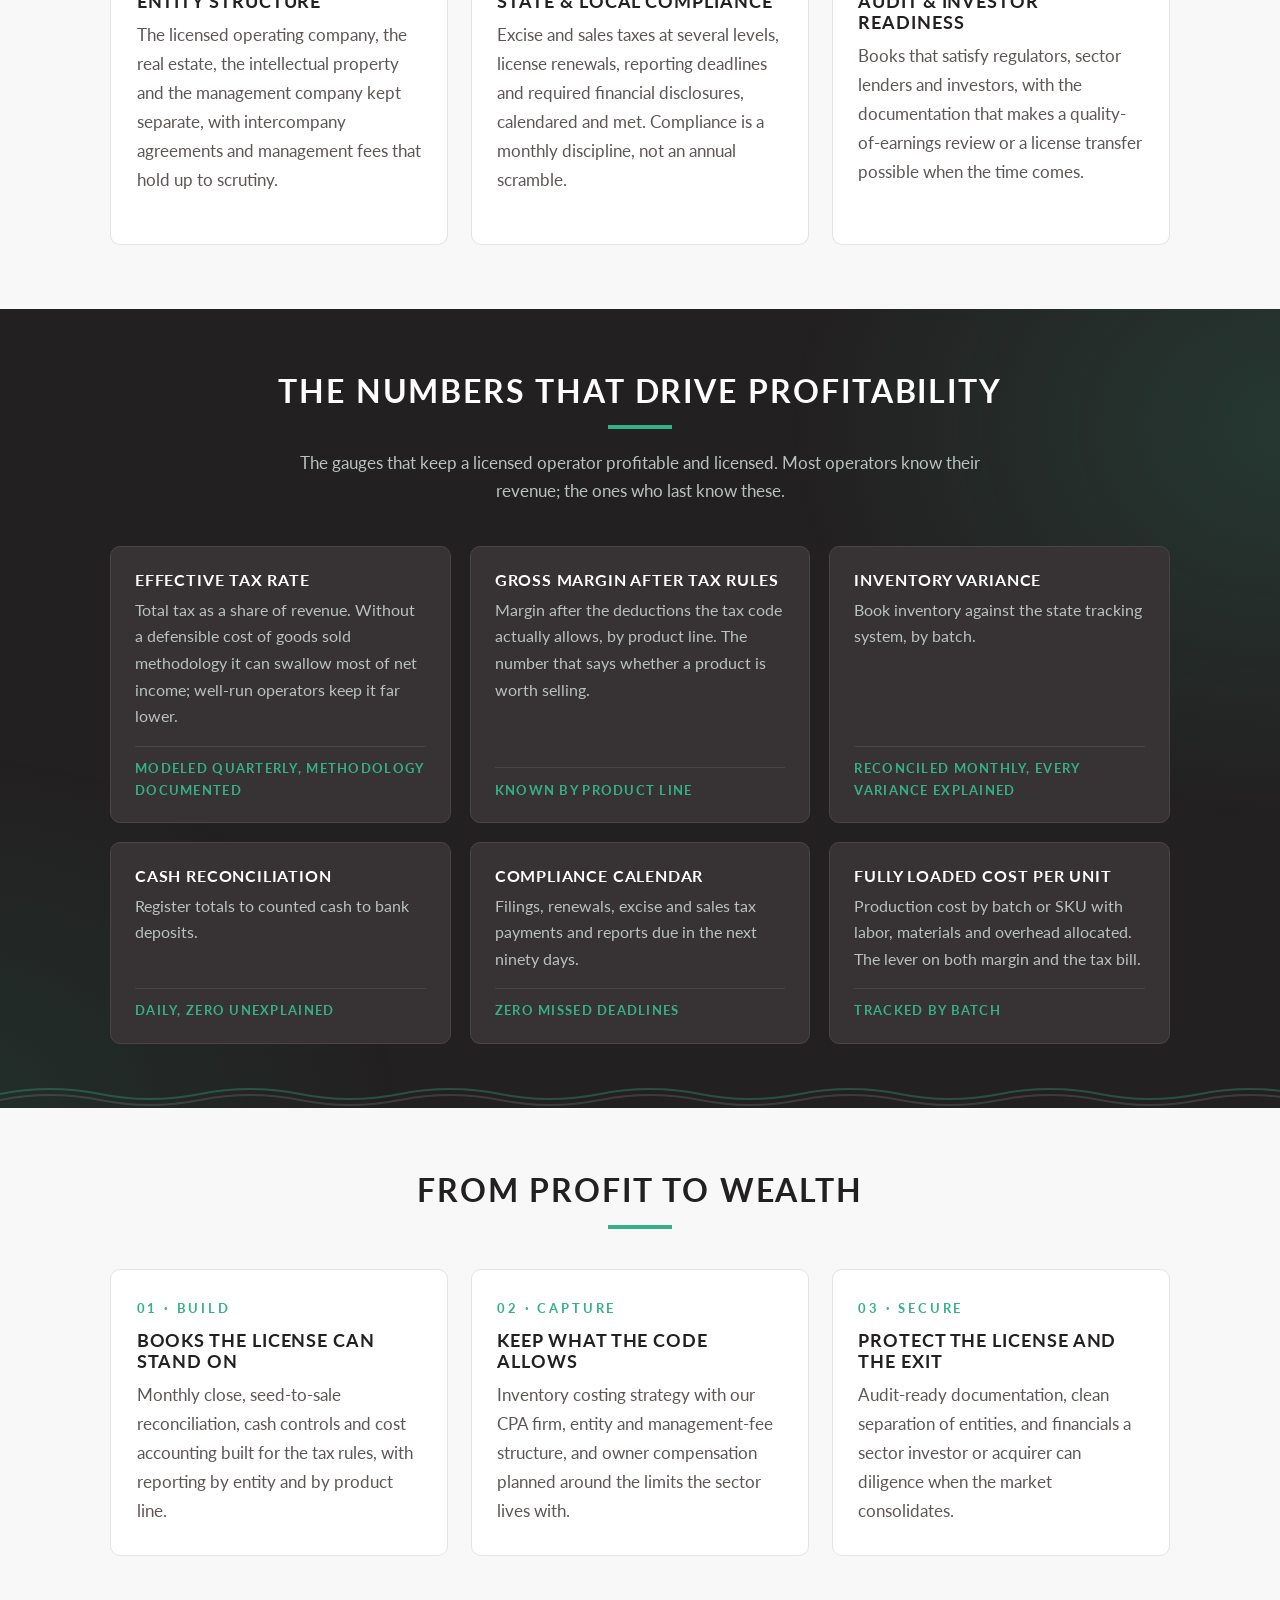
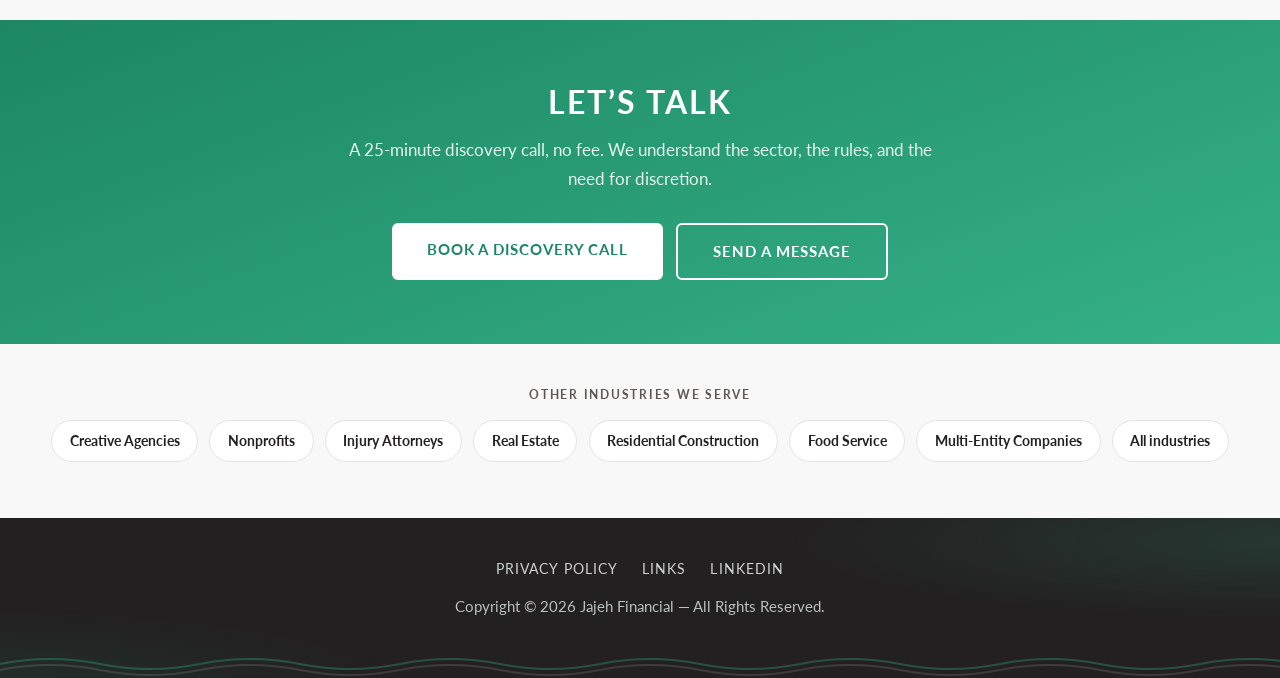
<file: industries/highly-regulated.html>
<!DOCTYPE html>
<html lang="en">
<head>
  <meta charset="utf-8">
  <meta name="viewport" content="width=device-width, initial-scale=1">
  <title>Accounting &amp; CFO Services for Highly Regulated Industries | Jajeh Financial</title>
  <meta name="description" content="Section 280E cost accounting, seed-to-sale inventory reconciliation, cash controls, entity structure and state compliance for state-licensed operators, including state-legal cannabis businesses.">
  <link rel="canonical" href="https://jajehfinancial.com/industries/highly-regulated">
  <link rel="icon" type="image/png" href="/assets/img/favicon.png">
  <link rel="preconnect" href="https://fonts.googleapis.com">
  <link rel="preconnect" href="https://fonts.gstatic.com" crossorigin>
  <link href="https://fonts.googleapis.com/css2?family=Lato:wght@400;700&display=swap" rel="stylesheet">
  <link rel="stylesheet" href="/assets/css/style.css">
  <script src="/assets/js/hero-wind.js" defer></script>
</head>
<body>
  <header class="site-header">
    <div class="wrap">
      <a class="brand" href="/">
        <img src="/assets/img/jajeh-financial-mark.jpg" alt="Jajeh Financial sail mark">
        <span>JAJEH <em>FINANCIAL</em></span>
      </a>
      <nav class="site-nav">
        <a href="/">Home</a>
        <a href="/#services">Services</a>
        <a href="/industries/">Industries</a>
        <a href="/#about">About</a>
        <a href="/#contact">Contact</a>
        <a href="/links">Links</a>
        <a href="https://www.myaltavista.com/" target="_blank" rel="noopener">Reports</a>
      </nav>
    </div>
  </header>

  <section class="hero page-hero">
    <p class="crumbs"><a href="/">Home</a> &nbsp;/&nbsp; <a href="/industries/">Industries</a> &nbsp;/&nbsp; <span>Highly Regulated Industries</span></p>
    <h1>Highly Regulated Industries</h1>
    <p class="sub">State-licensed operators in cultivation, processing and retail, where the accounting rules are strict, the tax code is unforgiving, and the books get inspected.</p>
    <a class="btn" href="https://calendar.app.google/xNYgmVwws6tfUpzz5" target="_blank" rel="noopener">Book a Discovery Call</a>
  </section>

  <section class="intro">
    <div class="wrap narrow">
      <p class="lead">In a state-licensed market the books are part of the license. Regulators can inspect them, the state tracking system has to reconcile to them, and federal tax law treats the business unlike any other. Most of what passes for bookkeeping elsewhere is a compliance failure here.</p>
      <p>The disciplines are specific and non-negotiable: Section 280E, which disallows ordinary deductions for plant-touching businesses and makes cost of goods sold the whole tax conversation; seed-to-sale inventory that has to tie to the state tracking system; cash-heavy operations that call for controls most companies never need; and entity structures that keep the licensed business, the real estate and the brands separate. We run these books for operators who need them done quietly and done right.</p>
    </div>
  </section>

  <section class="needs">
    <div class="wrap">
      <div class="section-head">
        <h2>What the Books Have to Handle</h2>
        <hr class="rule">
      </div>
      <div class="card-grid">
        <div class="card">
          <h3>Section 280E &amp; Cost Accounting</h3>
          <p>For as long as Section 280E applies to plant-touching entities, what counts as cost of goods sold decides the tax bill. Inventory costing under Section 471, a documented allocation methodology, and records that survive an examination.</p>
        </div>
        <div class="card">
          <h3>Seed-to-Sale Reconciliation</h3>
          <p>Inventory in the books has to tie to the state tracking system, by batch and by month. Shrinkage, waste and destruction logged and reconciled, because an unexplained variance is a license problem before it is an accounting problem.</p>
        </div>
        <div class="card">
          <h3>Cash Controls</h3>
          <p>Cash-intensive operations need dual custody, daily counts, armored pickup schedules and banking relationships that understand the sector. Every dollar traced from the register to the deposit.</p>
        </div>
        <div class="card">
          <h3>Entity Structure</h3>
          <p>The licensed operating company, the real estate, the intellectual property and the management company kept separate, with intercompany agreements and management fees that hold up to scrutiny.</p>
        </div>
        <div class="card">
          <h3>State &amp; Local Compliance</h3>
          <p>Excise and sales taxes at several levels, license renewals, reporting deadlines and required financial disclosures, calendared and met. Compliance is a monthly discipline, not an annual scramble.</p>
        </div>
        <div class="card">
          <h3>Audit &amp; Investor Readiness</h3>
          <p>Books that satisfy regulators, sector lenders and investors, with the documentation that makes a quality-of-earnings review or a license transfer possible when the time comes.</p>
        </div>
      </div>
    </div>
  </section>

  <section class="metrics">
    <div class="wrap">
      <div class="section-head">
        <h2>The Numbers That Drive Profitability</h2>
        <hr class="rule">
        <p>The gauges that keep a licensed operator profitable and licensed. Most operators know their revenue; the ones who last know these.</p>
      </div>
      <div class="metric-grid">
        <div class="metric">
          <h3>Effective Tax Rate</h3>
          <p>Total tax as a share of revenue. Without a defensible cost of goods sold methodology it can swallow most of net income; well-run operators keep it far lower.</p>
          <span class="target">Modeled quarterly, methodology documented</span>
        </div>
        <div class="metric">
          <h3>Gross Margin After Tax Rules</h3>
          <p>Margin after the deductions the tax code actually allows, by product line. The number that says whether a product is worth selling.</p>
          <span class="target">Known by product line</span>
        </div>
        <div class="metric">
          <h3>Inventory Variance</h3>
          <p>Book inventory against the state tracking system, by batch.</p>
          <span class="target">Reconciled monthly, every variance explained</span>
        </div>
        <div class="metric">
          <h3>Cash Reconciliation</h3>
          <p>Register totals to counted cash to bank deposits.</p>
          <span class="target">Daily, zero unexplained</span>
        </div>
        <div class="metric">
          <h3>Compliance Calendar</h3>
          <p>Filings, renewals, excise and sales tax payments and reports due in the next ninety days.</p>
          <span class="target">Zero missed deadlines</span>
        </div>
        <div class="metric">
          <h3>Fully Loaded Cost per Unit</h3>
          <p>Production cost by batch or SKU with labor, materials and overhead allocated. The lever on both margin and the tax bill.</p>
          <span class="target">Tracked by batch</span>
        </div>
      </div>
    </div>
  </section>

  <section class="wealth">
    <div class="wrap">
      <div class="section-head">
        <h2>From Profit to Wealth</h2>
        <hr class="rule">
      </div>
      <div class="pillars">
        <div class="pillar">
          <span class="num">01 &middot; Build</span>
          <h3>Books the License Can Stand On</h3>
          <p>Monthly close, seed-to-sale reconciliation, cash controls and cost accounting built for the tax rules, with reporting by entity and by product line.</p>
        </div>
        <div class="pillar">
          <span class="num">02 &middot; Capture</span>
          <h3>Keep What the Code Allows</h3>
          <p>Inventory costing strategy with our CPA firm, entity and management-fee structure, and owner compensation planned around the limits the sector lives with.</p>
        </div>
        <div class="pillar">
          <span class="num">03 &middot; Secure</span>
          <h3>Protect the License and the Exit</h3>
          <p>Audit-ready documentation, clean separation of entities, and financials a sector investor or acquirer can diligence when the market consolidates.</p>
        </div>
      </div>
    </div>
  </section>

  <section class="cta-band">
    <div class="wrap">
      <h2>Let&rsquo;s Talk</h2>
      <p>A 25-minute discovery call, no fee. We understand the sector, the rules, and the need for discretion.</p>
      <div class="actions">
        <a class="btn" href="https://calendar.app.google/xNYgmVwws6tfUpzz5" target="_blank" rel="noopener">Book a Discovery Call</a>
        <a class="btn ghost" href="/#contact">Send a Message</a>
      </div>
    </div>
  </section>

  <div class="others">
    <p>Other industries we serve</p>
    <nav>
      <a href="/industries/creative-agencies">Creative Agencies</a>
      <a href="/industries/nonprofits">Nonprofits</a>
      <a href="/industries/injury-attorneys">Injury Attorneys</a>
      <a href="/industries/real-estate">Real Estate</a>
      <a href="/industries/residential-construction">Residential Construction</a>
      <a href="/industries/food-service">Food Service</a>
      <a href="/industries/multi-entity">Multi-Entity Companies</a>
      <a href="/industries/">All industries</a>
    </nav>
  </div>

  <footer class="site-footer">
    <nav class="foot-nav">
      <a href="/privacy-policy">Privacy Policy</a>
      <a href="/links">Links</a>
      <a href="https://www.linkedin.com/company/7801010" target="_blank" rel="noopener">LinkedIn</a>
    </nav>
    <p>Copyright &copy; 2026 Jajeh Financial &mdash; All Rights Reserved.</p>
  </footer>
</body>
</html>
</file>
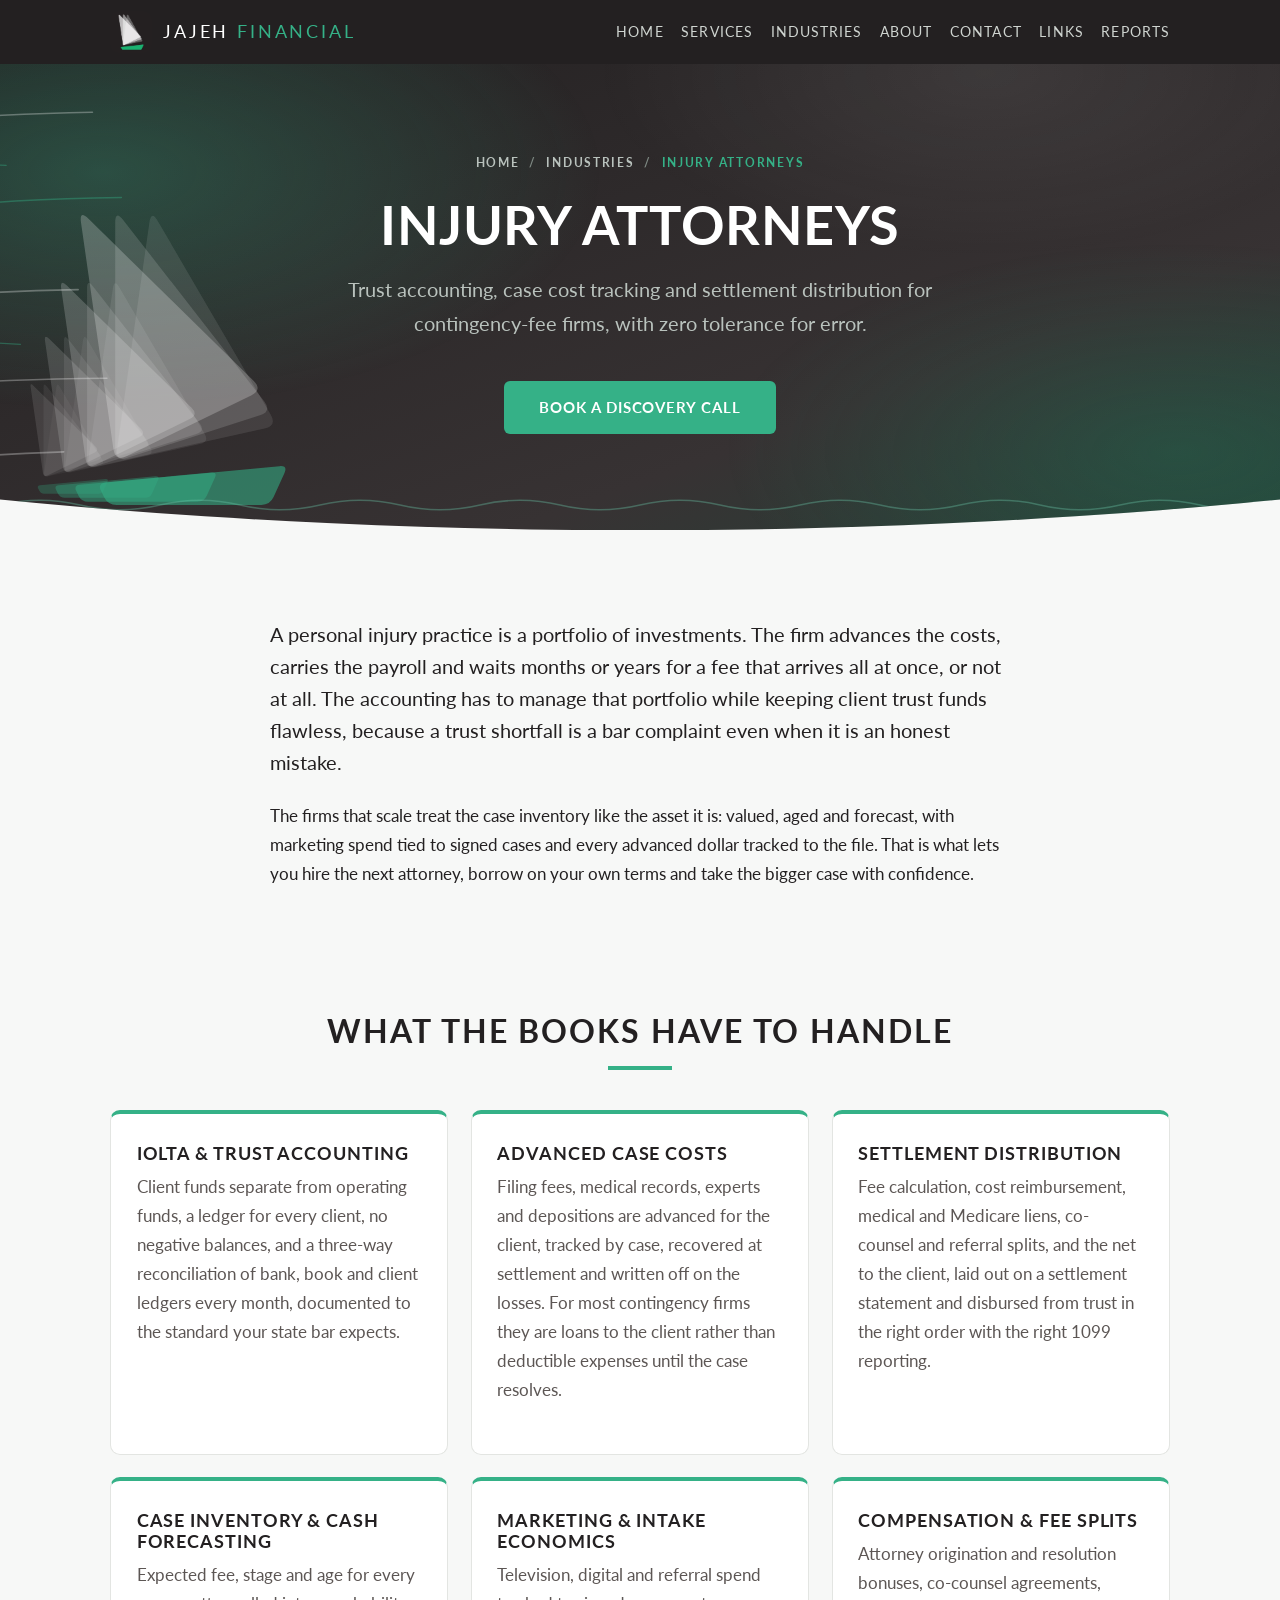
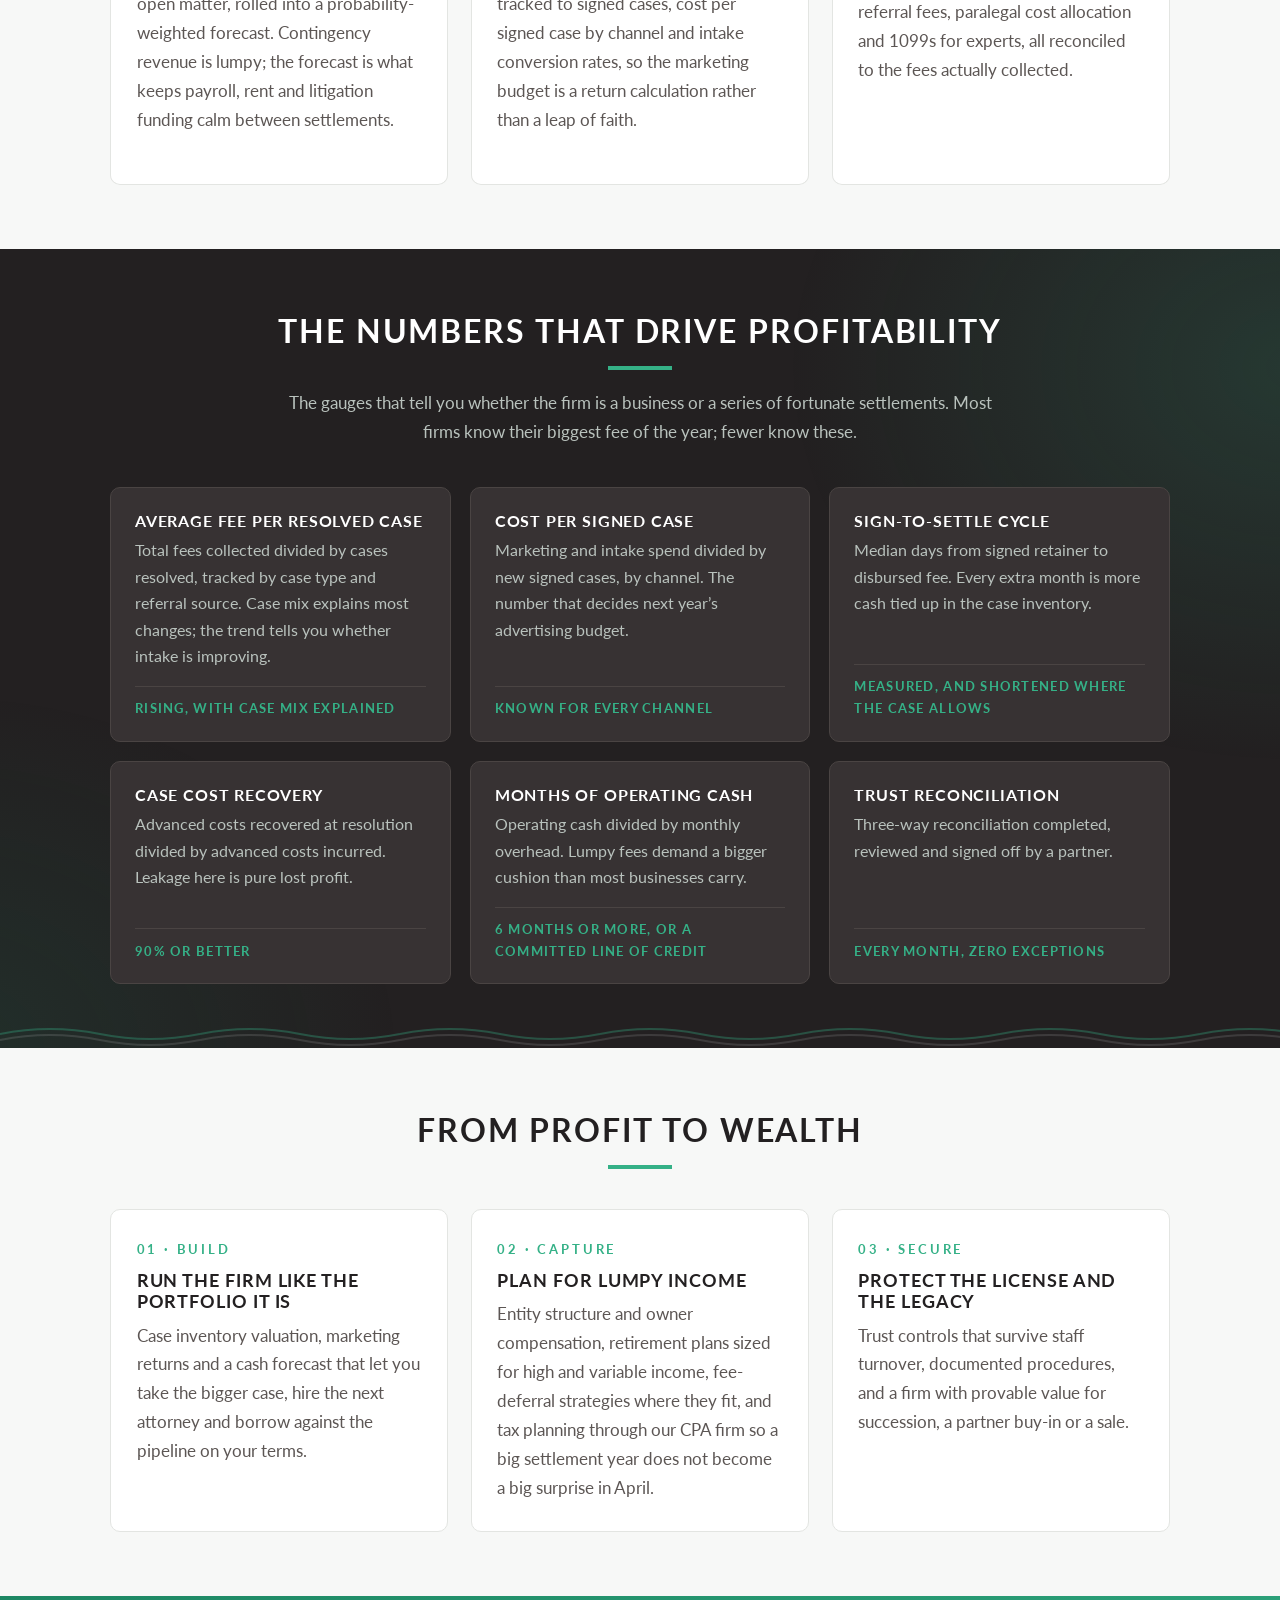
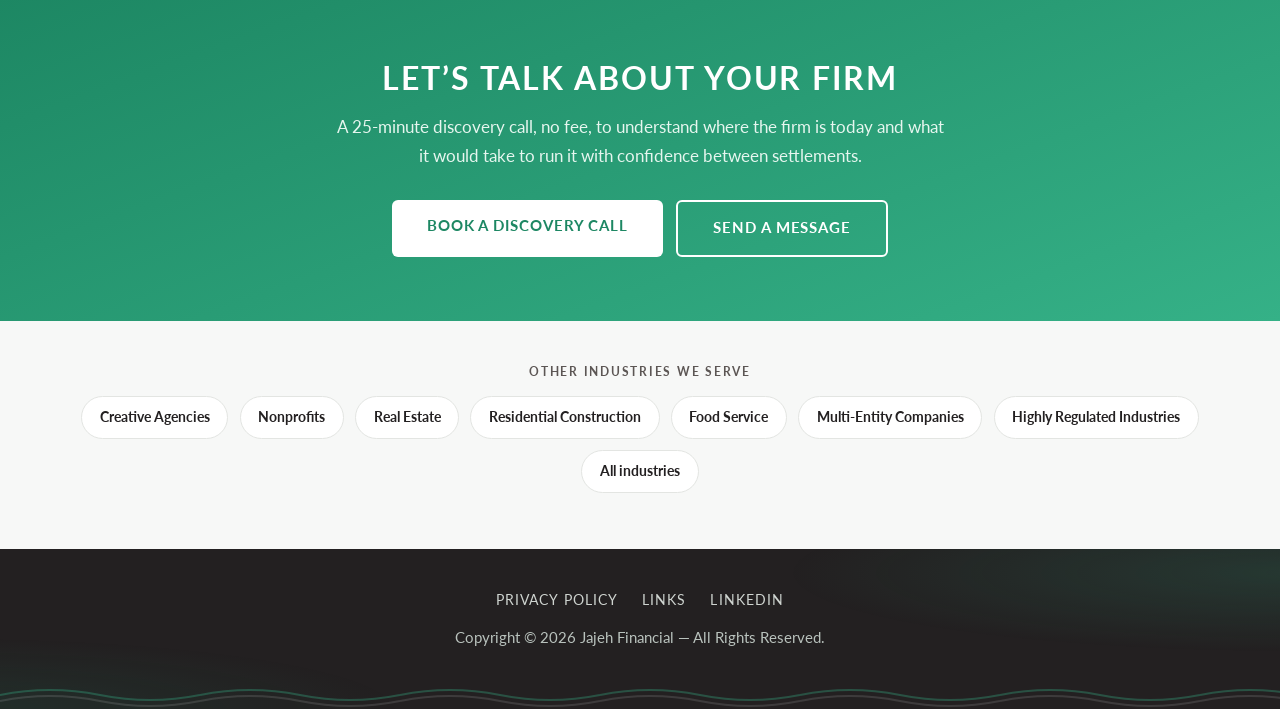
<file: industries/injury-attorneys.html>
<!DOCTYPE html>
<html lang="en">
<head>
  <meta charset="utf-8">
  <meta name="viewport" content="width=device-width, initial-scale=1">
  <title>Accounting &amp; CFO Services for Personal Injury Law Firms | Jajeh Financial</title>
  <meta name="description" content="Trust accounting, advanced case cost tracking, settlement distribution, case inventory forecasting and marketing economics for contingency-fee personal injury firms.">
  <link rel="canonical" href="https://jajehfinancial.com/industries/injury-attorneys">
  <link rel="icon" type="image/png" href="/assets/img/favicon.png">
  <link rel="preconnect" href="https://fonts.googleapis.com">
  <link rel="preconnect" href="https://fonts.gstatic.com" crossorigin>
  <link href="https://fonts.googleapis.com/css2?family=Lato:wght@400;700&display=swap" rel="stylesheet">
  <link rel="stylesheet" href="/assets/css/style.css">
  <script src="/assets/js/hero-wind.js" defer></script>
</head>
<body>
  <header class="site-header">
    <div class="wrap">
      <a class="brand" href="/">
        <img src="/assets/img/jajeh-financial-mark.jpg" alt="Jajeh Financial sail mark">
        <span>JAJEH <em>FINANCIAL</em></span>
      </a>
      <nav class="site-nav">
        <a href="/">Home</a>
        <a href="/#services">Services</a>
        <a href="/industries/">Industries</a>
        <a href="/#about">About</a>
        <a href="/#contact">Contact</a>
        <a href="/links">Links</a>
        <a href="https://www.myaltavista.com/" target="_blank" rel="noopener">Reports</a>
      </nav>
    </div>
  </header>

  <section class="hero page-hero">
    <p class="crumbs"><a href="/">Home</a> &nbsp;/&nbsp; <a href="/industries/">Industries</a> &nbsp;/&nbsp; <span>Injury Attorneys</span></p>
    <h1>Injury Attorneys</h1>
    <p class="sub">Trust accounting, case cost tracking and settlement distribution for contingency-fee firms, with zero tolerance for error.</p>
    <a class="btn" href="https://calendar.app.google/xNYgmVwws6tfUpzz5" target="_blank" rel="noopener">Book a Discovery Call</a>
  </section>

  <section class="intro">
    <div class="wrap narrow">
      <p class="lead">A personal injury practice is a portfolio of investments. The firm advances the costs, carries the payroll and waits months or years for a fee that arrives all at once, or not at all. The accounting has to manage that portfolio while keeping client trust funds flawless, because a trust shortfall is a bar complaint even when it is an honest mistake.</p>
      <p>The firms that scale treat the case inventory like the asset it is: valued, aged and forecast, with marketing spend tied to signed cases and every advanced dollar tracked to the file. That is what lets you hire the next attorney, borrow on your own terms and take the bigger case with confidence.</p>
    </div>
  </section>

  <section class="needs">
    <div class="wrap">
      <div class="section-head">
        <h2>What the Books Have to Handle</h2>
        <hr class="rule">
      </div>
      <div class="card-grid">
        <div class="card">
          <h3>IOLTA &amp; Trust Accounting</h3>
          <p>Client funds separate from operating funds, a ledger for every client, no negative balances, and a three-way reconciliation of bank, book and client ledgers every month, documented to the standard your state bar expects.</p>
        </div>
        <div class="card">
          <h3>Advanced Case Costs</h3>
          <p>Filing fees, medical records, experts and depositions are advanced for the client, tracked by case, recovered at settlement and written off on the losses. For most contingency firms they are loans to the client rather than deductible expenses until the case resolves.</p>
        </div>
        <div class="card">
          <h3>Settlement Distribution</h3>
          <p>Fee calculation, cost reimbursement, medical and Medicare liens, co-counsel and referral splits, and the net to the client, laid out on a settlement statement and disbursed from trust in the right order with the right 1099 reporting.</p>
        </div>
        <div class="card">
          <h3>Case Inventory &amp; Cash Forecasting</h3>
          <p>Expected fee, stage and age for every open matter, rolled into a probability-weighted forecast. Contingency revenue is lumpy; the forecast is what keeps payroll, rent and litigation funding calm between settlements.</p>
        </div>
        <div class="card">
          <h3>Marketing &amp; Intake Economics</h3>
          <p>Television, digital and referral spend tracked to signed cases, cost per signed case by channel and intake conversion rates, so the marketing budget is a return calculation rather than a leap of faith.</p>
        </div>
        <div class="card">
          <h3>Compensation &amp; Fee Splits</h3>
          <p>Attorney origination and resolution bonuses, co-counsel agreements, referral fees, paralegal cost allocation and 1099s for experts, all reconciled to the fees actually collected.</p>
        </div>
      </div>
    </div>
  </section>

  <section class="metrics">
    <div class="wrap">
      <div class="section-head">
        <h2>The Numbers That Drive Profitability</h2>
        <hr class="rule">
        <p>The gauges that tell you whether the firm is a business or a series of fortunate settlements. Most firms know their biggest fee of the year; fewer know these.</p>
      </div>
      <div class="metric-grid">
        <div class="metric">
          <h3>Average Fee per Resolved Case</h3>
          <p>Total fees collected divided by cases resolved, tracked by case type and referral source. Case mix explains most changes; the trend tells you whether intake is improving.</p>
          <span class="target">Rising, with case mix explained</span>
        </div>
        <div class="metric">
          <h3>Cost per Signed Case</h3>
          <p>Marketing and intake spend divided by new signed cases, by channel. The number that decides next year&rsquo;s advertising budget.</p>
          <span class="target">Known for every channel</span>
        </div>
        <div class="metric">
          <h3>Sign-to-Settle Cycle</h3>
          <p>Median days from signed retainer to disbursed fee. Every extra month is more cash tied up in the case inventory.</p>
          <span class="target">Measured, and shortened where the case allows</span>
        </div>
        <div class="metric">
          <h3>Case Cost Recovery</h3>
          <p>Advanced costs recovered at resolution divided by advanced costs incurred. Leakage here is pure lost profit.</p>
          <span class="target">90% or better</span>
        </div>
        <div class="metric">
          <h3>Months of Operating Cash</h3>
          <p>Operating cash divided by monthly overhead. Lumpy fees demand a bigger cushion than most businesses carry.</p>
          <span class="target">6 months or more, or a committed line of credit</span>
        </div>
        <div class="metric">
          <h3>Trust Reconciliation</h3>
          <p>Three-way reconciliation completed, reviewed and signed off by a partner.</p>
          <span class="target">Every month, zero exceptions</span>
        </div>
      </div>
    </div>
  </section>

  <section class="wealth">
    <div class="wrap">
      <div class="section-head">
        <h2>From Profit to Wealth</h2>
        <hr class="rule">
      </div>
      <div class="pillars">
        <div class="pillar">
          <span class="num">01 &middot; Build</span>
          <h3>Run the Firm Like the Portfolio It Is</h3>
          <p>Case inventory valuation, marketing returns and a cash forecast that let you take the bigger case, hire the next attorney and borrow against the pipeline on your terms.</p>
        </div>
        <div class="pillar">
          <span class="num">02 &middot; Capture</span>
          <h3>Plan for Lumpy Income</h3>
          <p>Entity structure and owner compensation, retirement plans sized for high and variable income, fee-deferral strategies where they fit, and tax planning through our CPA firm so a big settlement year does not become a big surprise in April.</p>
        </div>
        <div class="pillar">
          <span class="num">03 &middot; Secure</span>
          <h3>Protect the License and the Legacy</h3>
          <p>Trust controls that survive staff turnover, documented procedures, and a firm with provable value for succession, a partner buy-in or a sale.</p>
        </div>
      </div>
    </div>
  </section>

  <section class="cta-band">
    <div class="wrap">
      <h2>Let&rsquo;s Talk About Your Firm</h2>
      <p>A 25-minute discovery call, no fee, to understand where the firm is today and what it would take to run it with confidence between settlements.</p>
      <div class="actions">
        <a class="btn" href="https://calendar.app.google/xNYgmVwws6tfUpzz5" target="_blank" rel="noopener">Book a Discovery Call</a>
        <a class="btn ghost" href="/#contact">Send a Message</a>
      </div>
    </div>
  </section>

  <div class="others">
    <p>Other industries we serve</p>
    <nav>
      <a href="/industries/creative-agencies">Creative Agencies</a>
      <a href="/industries/nonprofits">Nonprofits</a>
      <a href="/industries/real-estate">Real Estate</a>
      <a href="/industries/residential-construction">Residential Construction</a>
      <a href="/industries/food-service">Food Service</a>
      <a href="/industries/multi-entity">Multi-Entity Companies</a>
      <a href="/industries/highly-regulated">Highly Regulated Industries</a>
      <a href="/industries/">All industries</a>
    </nav>
  </div>

  <footer class="site-footer">
    <nav class="foot-nav">
      <a href="/privacy-policy">Privacy Policy</a>
      <a href="/links">Links</a>
      <a href="https://www.linkedin.com/company/7801010" target="_blank" rel="noopener">LinkedIn</a>
    </nav>
    <p>Copyright &copy; 2026 Jajeh Financial &mdash; All Rights Reserved.</p>
  </footer>
</body>
</html>
</file>
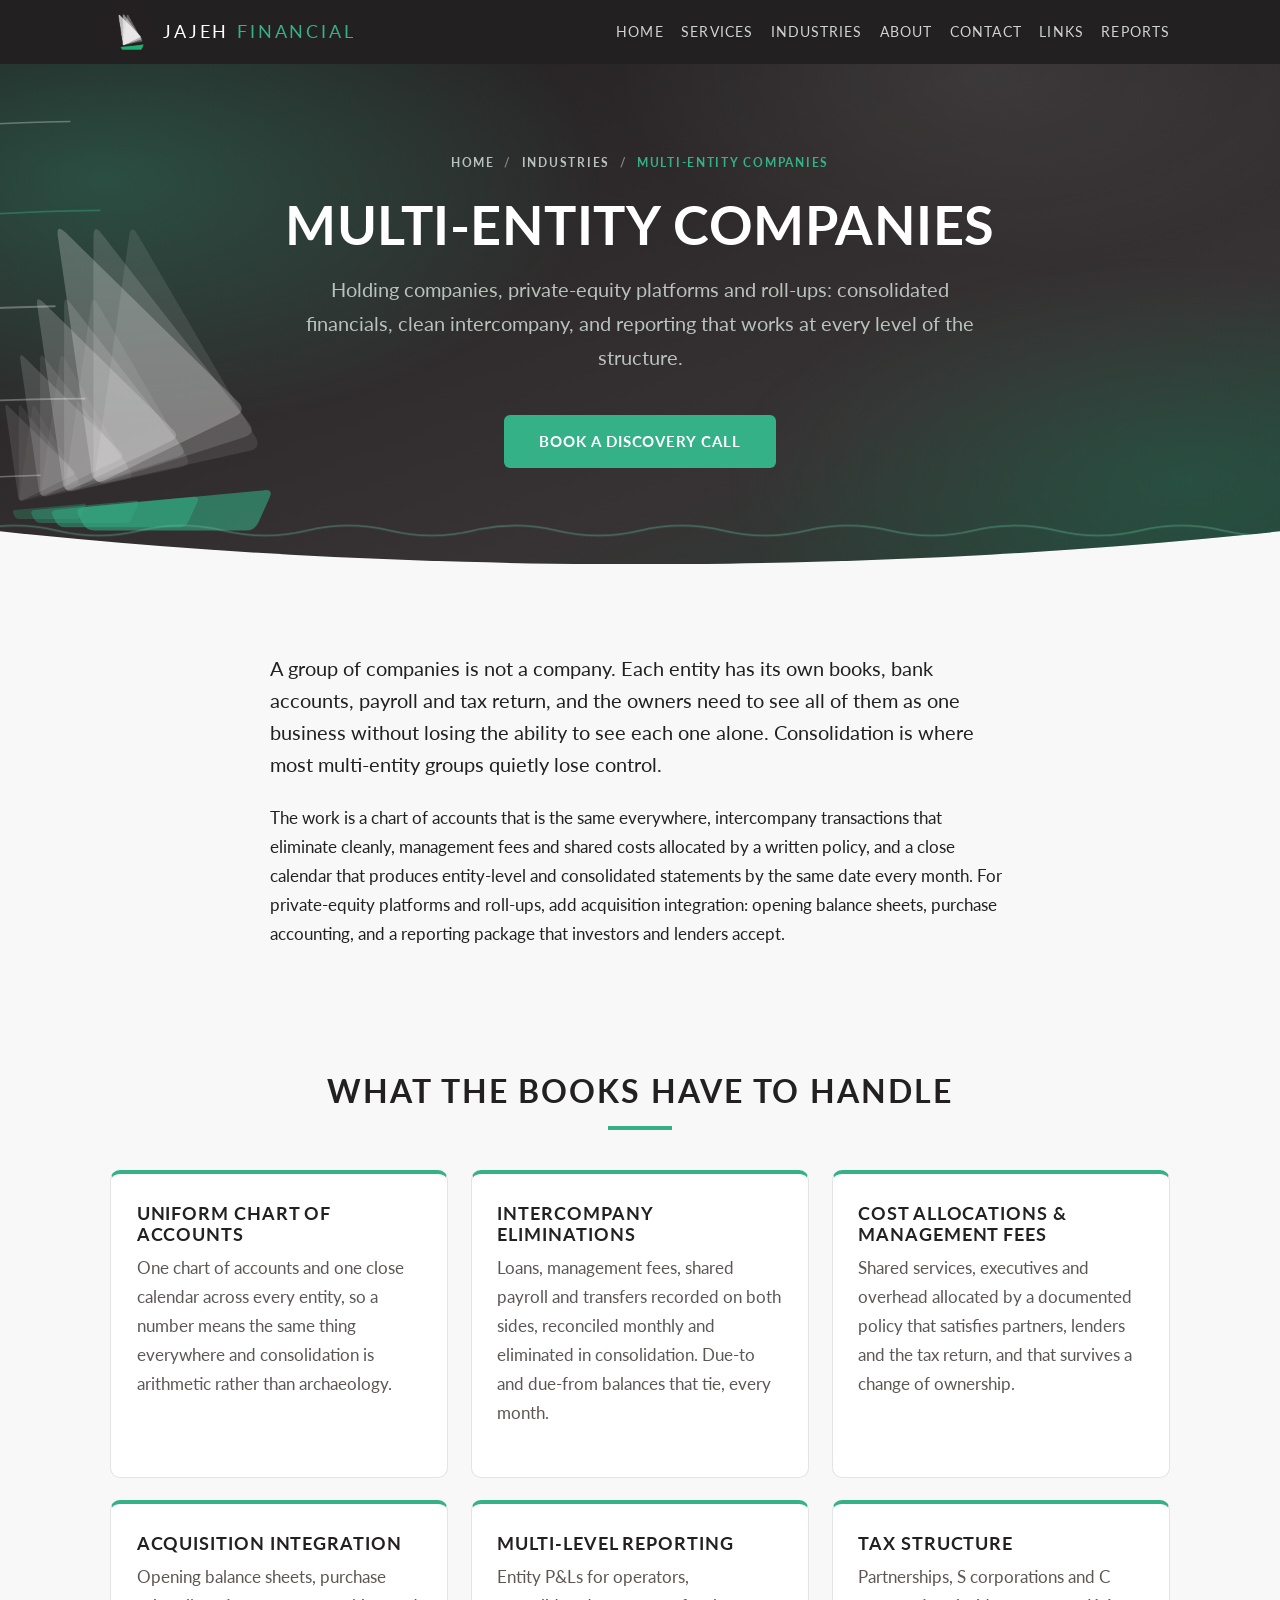
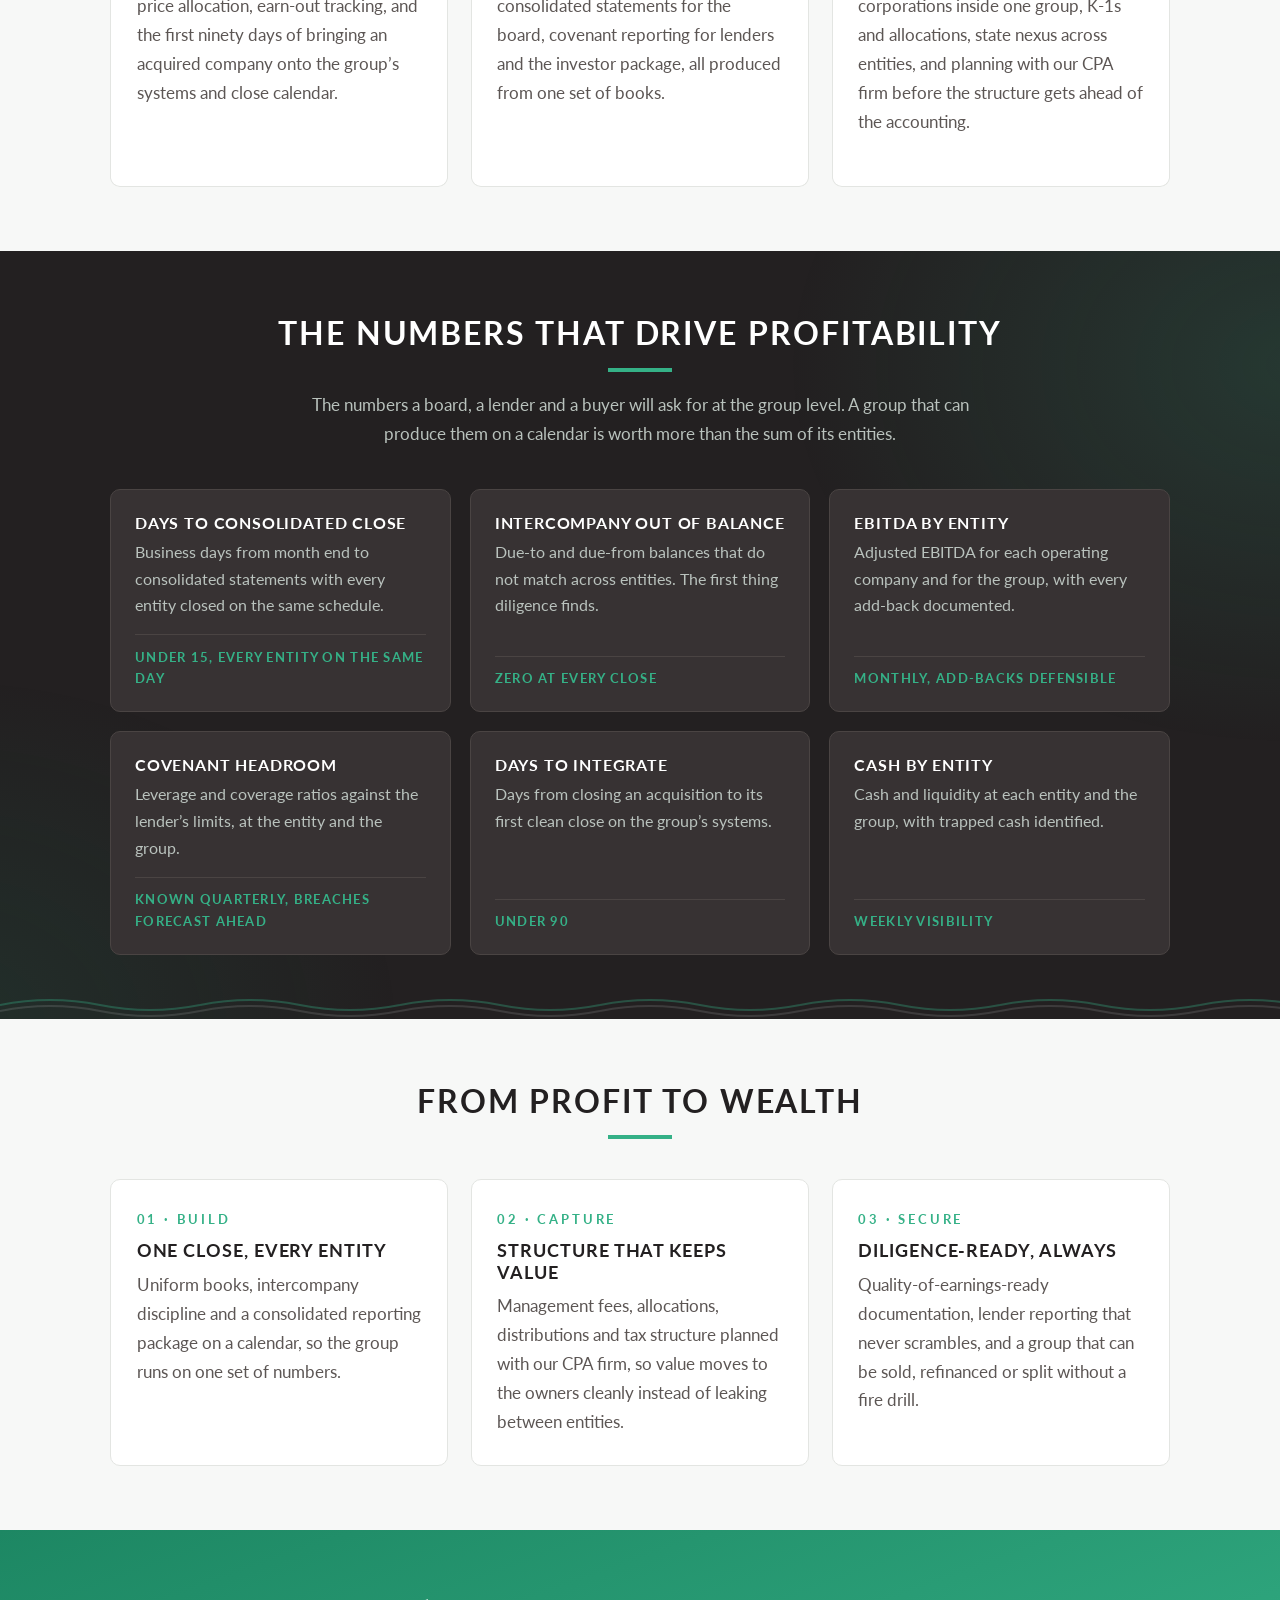
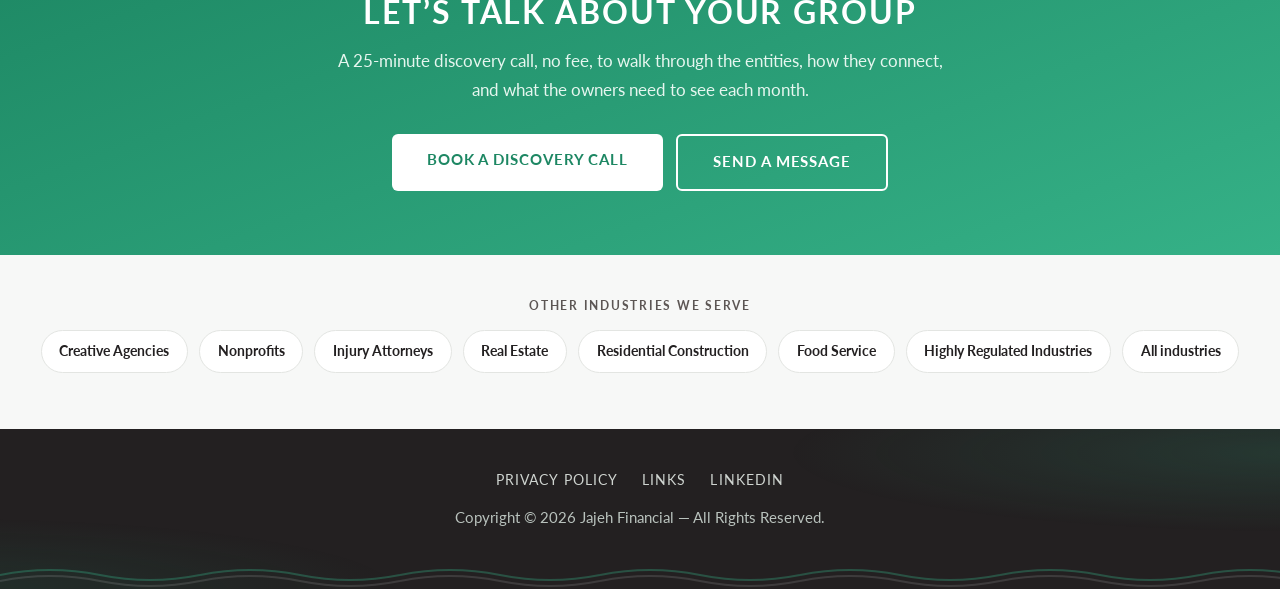
<file: industries/multi-entity.html>
<!DOCTYPE html>
<html lang="en">
<head>
  <meta charset="utf-8">
  <meta name="viewport" content="width=device-width, initial-scale=1">
  <title>Accounting &amp; CFO Services for Multi-Entity Companies | Jajeh Financial</title>
  <meta name="description" content="Consolidated financials, intercompany eliminations, cost allocations, acquisition integration and investor reporting for holding companies, private-equity platforms and roll-ups.">
  <link rel="canonical" href="https://jajehfinancial.com/industries/multi-entity">
  <link rel="icon" type="image/png" href="/assets/img/favicon.png">
  <link rel="preconnect" href="https://fonts.googleapis.com">
  <link rel="preconnect" href="https://fonts.gstatic.com" crossorigin>
  <link href="https://fonts.googleapis.com/css2?family=Lato:wght@400;700&display=swap" rel="stylesheet">
  <link rel="stylesheet" href="/assets/css/style.css">
  <script src="/assets/js/hero-wind.js" defer></script>
</head>
<body>
  <header class="site-header">
    <div class="wrap">
      <a class="brand" href="/">
        <img src="/assets/img/jajeh-financial-mark.jpg" alt="Jajeh Financial sail mark">
        <span>JAJEH <em>FINANCIAL</em></span>
      </a>
      <nav class="site-nav">
        <a href="/">Home</a>
        <a href="/#services">Services</a>
        <a href="/industries/">Industries</a>
        <a href="/#about">About</a>
        <a href="/#contact">Contact</a>
        <a href="/links">Links</a>
        <a href="https://www.myaltavista.com/" target="_blank" rel="noopener">Reports</a>
      </nav>
    </div>
  </header>

  <section class="hero page-hero">
    <p class="crumbs"><a href="/">Home</a> &nbsp;/&nbsp; <a href="/industries/">Industries</a> &nbsp;/&nbsp; <span>Multi-Entity Companies</span></p>
    <h1>Multi-Entity Companies</h1>
    <p class="sub">Holding companies, private-equity platforms and roll-ups: consolidated financials, clean intercompany, and reporting that works at every level of the structure.</p>
    <a class="btn" href="https://calendar.app.google/xNYgmVwws6tfUpzz5" target="_blank" rel="noopener">Book a Discovery Call</a>
  </section>

  <section class="intro">
    <div class="wrap narrow">
      <p class="lead">A group of companies is not a company. Each entity has its own books, bank accounts, payroll and tax return, and the owners need to see all of them as one business without losing the ability to see each one alone. Consolidation is where most multi-entity groups quietly lose control.</p>
      <p>The work is a chart of accounts that is the same everywhere, intercompany transactions that eliminate cleanly, management fees and shared costs allocated by a written policy, and a close calendar that produces entity-level and consolidated statements by the same date every month. For private-equity platforms and roll-ups, add acquisition integration: opening balance sheets, purchase accounting, and a reporting package that investors and lenders accept.</p>
    </div>
  </section>

  <section class="needs">
    <div class="wrap">
      <div class="section-head">
        <h2>What the Books Have to Handle</h2>
        <hr class="rule">
      </div>
      <div class="card-grid">
        <div class="card">
          <h3>Uniform Chart of Accounts</h3>
          <p>One chart of accounts and one close calendar across every entity, so a number means the same thing everywhere and consolidation is arithmetic rather than archaeology.</p>
        </div>
        <div class="card">
          <h3>Intercompany Eliminations</h3>
          <p>Loans, management fees, shared payroll and transfers recorded on both sides, reconciled monthly and eliminated in consolidation. Due-to and due-from balances that tie, every month.</p>
        </div>
        <div class="card">
          <h3>Cost Allocations &amp; Management Fees</h3>
          <p>Shared services, executives and overhead allocated by a documented policy that satisfies partners, lenders and the tax return, and that survives a change of ownership.</p>
        </div>
        <div class="card">
          <h3>Acquisition Integration</h3>
          <p>Opening balance sheets, purchase price allocation, earn-out tracking, and the first ninety days of bringing an acquired company onto the group&rsquo;s systems and close calendar.</p>
        </div>
        <div class="card">
          <h3>Multi-Level Reporting</h3>
          <p>Entity P&amp;Ls for operators, consolidated statements for the board, covenant reporting for lenders and the investor package, all produced from one set of books.</p>
        </div>
        <div class="card">
          <h3>Tax Structure</h3>
          <p>Partnerships, S corporations and C corporations inside one group, K-1s and allocations, state nexus across entities, and planning with our CPA firm before the structure gets ahead of the accounting.</p>
        </div>
      </div>
    </div>
  </section>

  <section class="metrics">
    <div class="wrap">
      <div class="section-head">
        <h2>The Numbers That Drive Profitability</h2>
        <hr class="rule">
        <p>The numbers a board, a lender and a buyer will ask for at the group level. A group that can produce them on a calendar is worth more than the sum of its entities.</p>
      </div>
      <div class="metric-grid">
        <div class="metric">
          <h3>Days to Consolidated Close</h3>
          <p>Business days from month end to consolidated statements with every entity closed on the same schedule.</p>
          <span class="target">Under 15, every entity on the same day</span>
        </div>
        <div class="metric">
          <h3>Intercompany Out of Balance</h3>
          <p>Due-to and due-from balances that do not match across entities. The first thing diligence finds.</p>
          <span class="target">Zero at every close</span>
        </div>
        <div class="metric">
          <h3>EBITDA by Entity</h3>
          <p>Adjusted EBITDA for each operating company and for the group, with every add-back documented.</p>
          <span class="target">Monthly, add-backs defensible</span>
        </div>
        <div class="metric">
          <h3>Covenant Headroom</h3>
          <p>Leverage and coverage ratios against the lender&rsquo;s limits, at the entity and the group.</p>
          <span class="target">Known quarterly, breaches forecast ahead</span>
        </div>
        <div class="metric">
          <h3>Days to Integrate</h3>
          <p>Days from closing an acquisition to its first clean close on the group&rsquo;s systems.</p>
          <span class="target">Under 90</span>
        </div>
        <div class="metric">
          <h3>Cash by Entity</h3>
          <p>Cash and liquidity at each entity and the group, with trapped cash identified.</p>
          <span class="target">Weekly visibility</span>
        </div>
      </div>
    </div>
  </section>

  <section class="wealth">
    <div class="wrap">
      <div class="section-head">
        <h2>From Profit to Wealth</h2>
        <hr class="rule">
      </div>
      <div class="pillars">
        <div class="pillar">
          <span class="num">01 &middot; Build</span>
          <h3>One Close, Every Entity</h3>
          <p>Uniform books, intercompany discipline and a consolidated reporting package on a calendar, so the group runs on one set of numbers.</p>
        </div>
        <div class="pillar">
          <span class="num">02 &middot; Capture</span>
          <h3>Structure That Keeps Value</h3>
          <p>Management fees, allocations, distributions and tax structure planned with our CPA firm, so value moves to the owners cleanly instead of leaking between entities.</p>
        </div>
        <div class="pillar">
          <span class="num">03 &middot; Secure</span>
          <h3>Diligence-Ready, Always</h3>
          <p>Quality-of-earnings-ready documentation, lender reporting that never scrambles, and a group that can be sold, refinanced or split without a fire drill.</p>
        </div>
      </div>
    </div>
  </section>

  <section class="cta-band">
    <div class="wrap">
      <h2>Let&rsquo;s Talk About Your Group</h2>
      <p>A 25-minute discovery call, no fee, to walk through the entities, how they connect, and what the owners need to see each month.</p>
      <div class="actions">
        <a class="btn" href="https://calendar.app.google/xNYgmVwws6tfUpzz5" target="_blank" rel="noopener">Book a Discovery Call</a>
        <a class="btn ghost" href="/#contact">Send a Message</a>
      </div>
    </div>
  </section>

  <div class="others">
    <p>Other industries we serve</p>
    <nav>
      <a href="/industries/creative-agencies">Creative Agencies</a>
      <a href="/industries/nonprofits">Nonprofits</a>
      <a href="/industries/injury-attorneys">Injury Attorneys</a>
      <a href="/industries/real-estate">Real Estate</a>
      <a href="/industries/residential-construction">Residential Construction</a>
      <a href="/industries/food-service">Food Service</a>
      <a href="/industries/highly-regulated">Highly Regulated Industries</a>
      <a href="/industries/">All industries</a>
    </nav>
  </div>

  <footer class="site-footer">
    <nav class="foot-nav">
      <a href="/privacy-policy">Privacy Policy</a>
      <a href="/links">Links</a>
      <a href="https://www.linkedin.com/company/7801010" target="_blank" rel="noopener">LinkedIn</a>
    </nav>
    <p>Copyright &copy; 2026 Jajeh Financial &mdash; All Rights Reserved.</p>
  </footer>
</body>
</html>
</file>
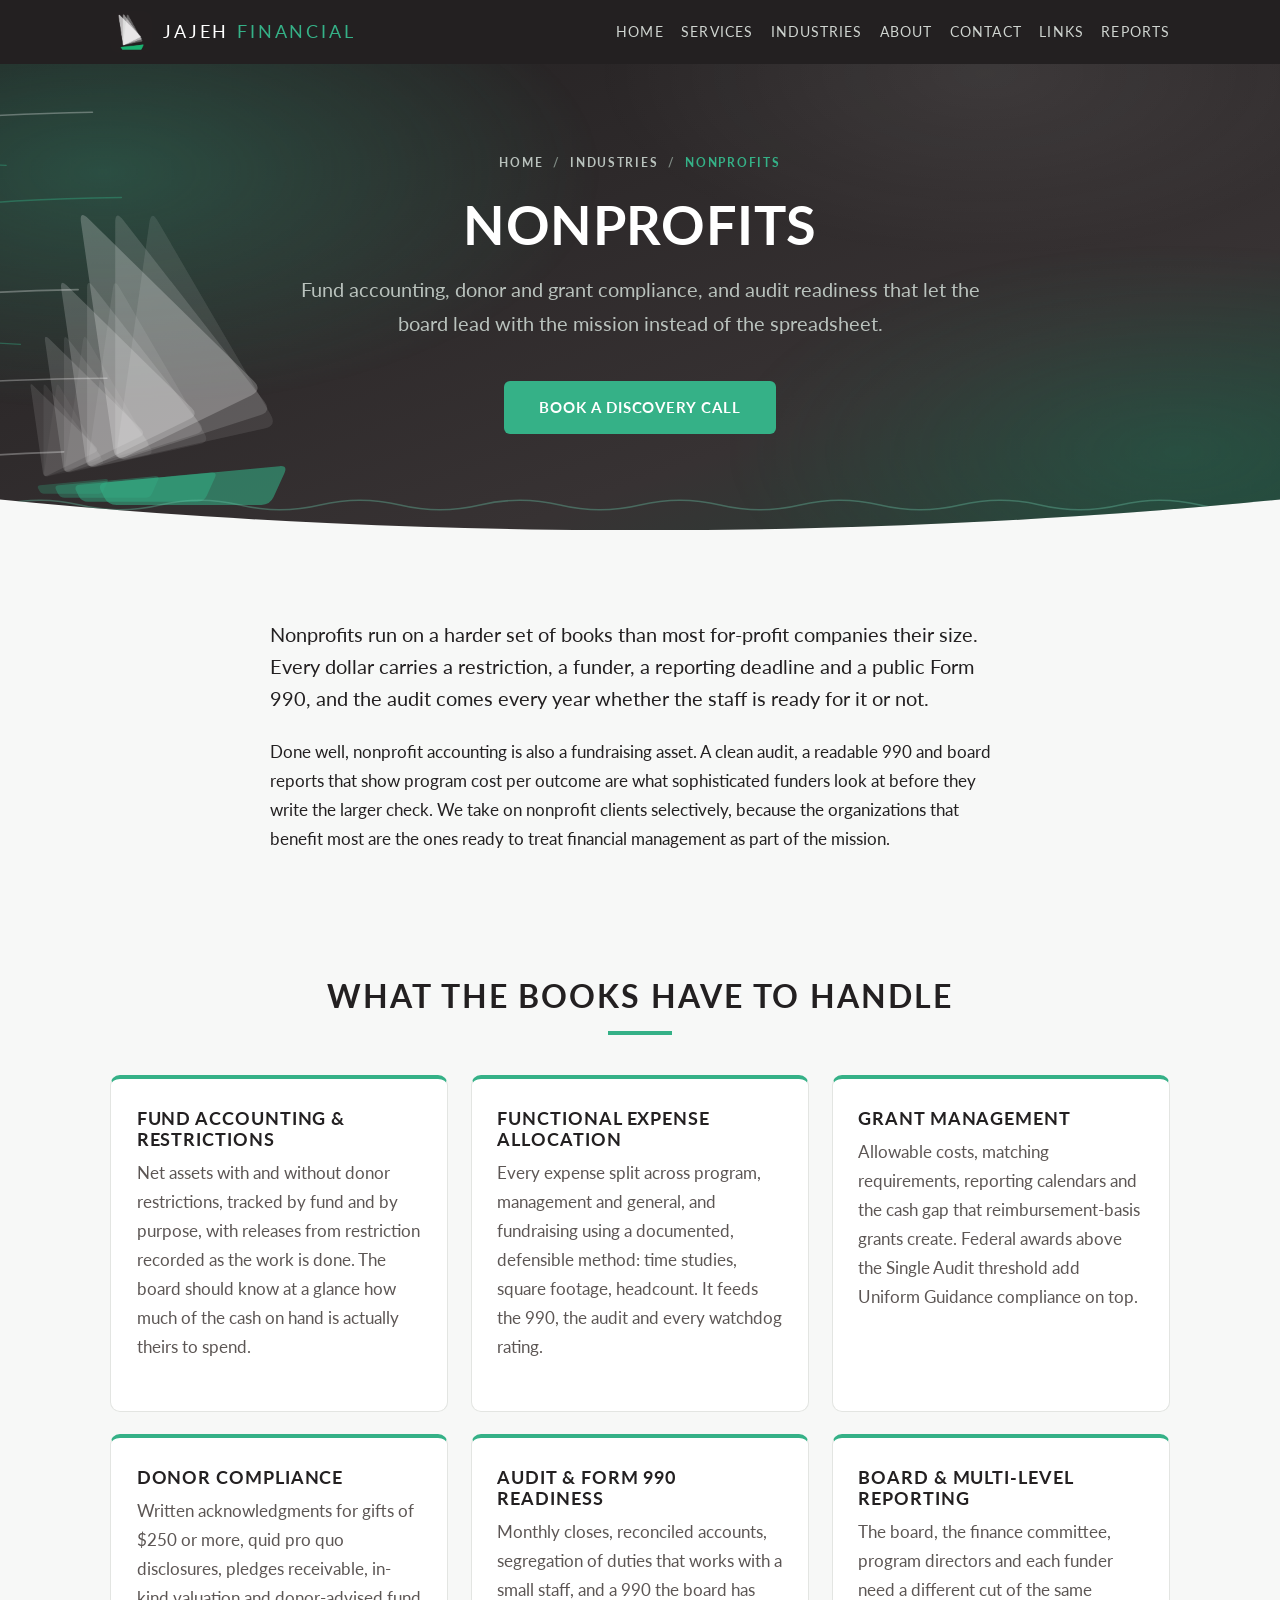
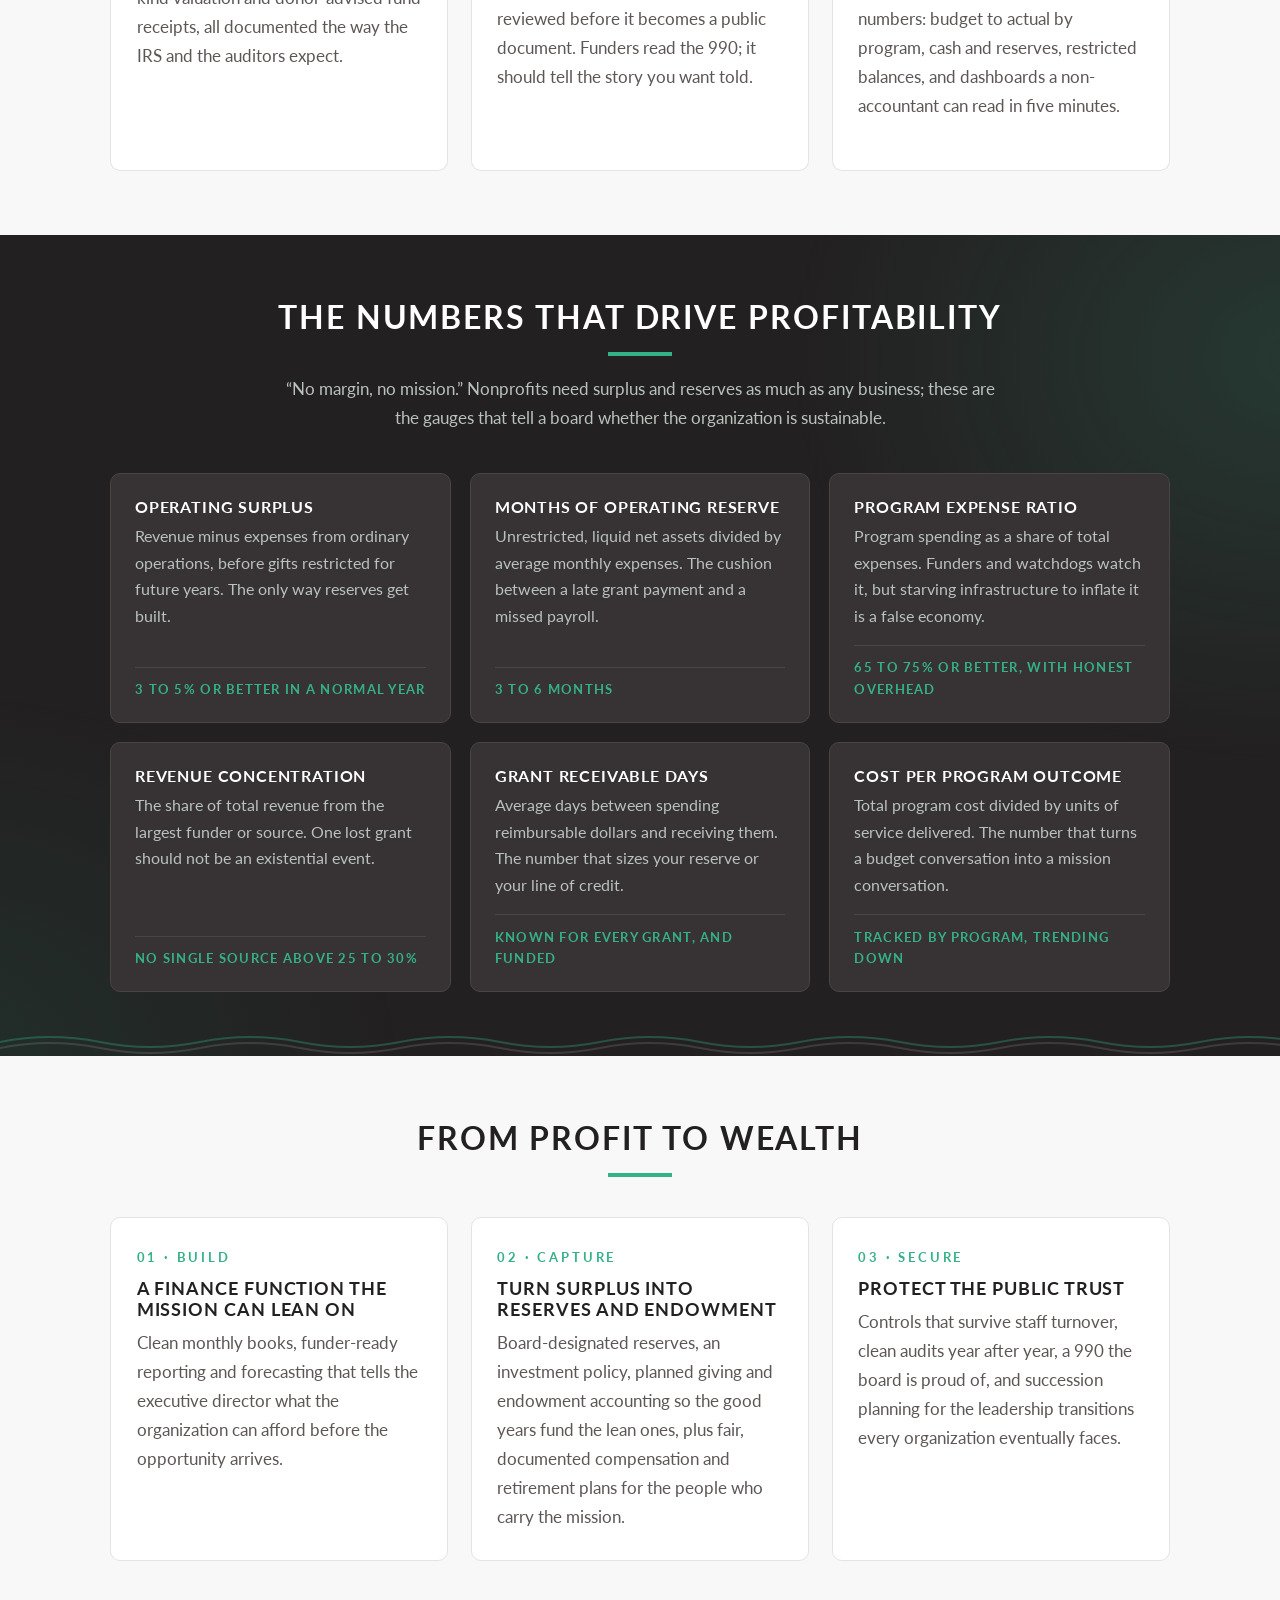
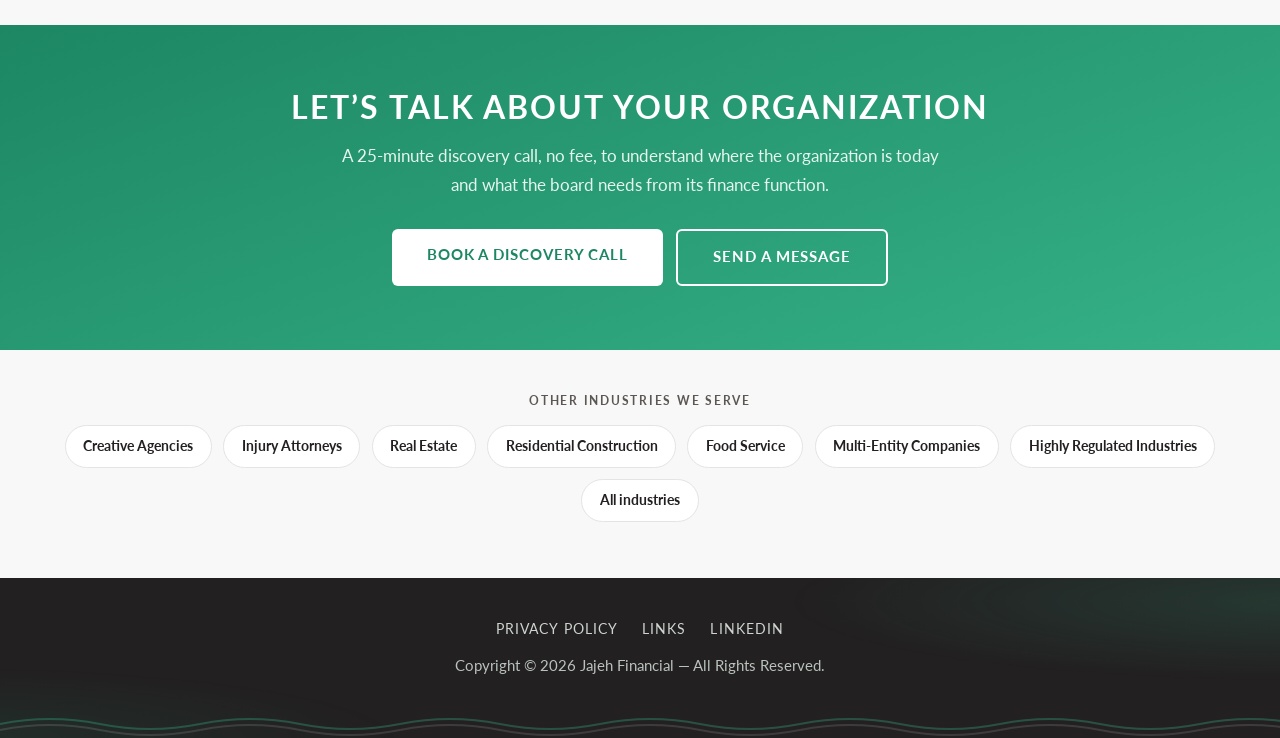
<file: industries/nonprofits.html>
<!DOCTYPE html>
<html lang="en">
<head>
  <meta charset="utf-8">
  <meta name="viewport" content="width=device-width, initial-scale=1">
  <title>Accounting &amp; CFO Services for Nonprofits | Jajeh Financial</title>
  <meta name="description" content="Fund accounting, functional expense allocation, grant and donor compliance, audit and Form 990 readiness, and board-level reporting for nonprofit organizations.">
  <link rel="canonical" href="https://jajehfinancial.com/industries/nonprofits">
  <link rel="icon" type="image/png" href="/assets/img/favicon.png">
  <link rel="preconnect" href="https://fonts.googleapis.com">
  <link rel="preconnect" href="https://fonts.gstatic.com" crossorigin>
  <link href="https://fonts.googleapis.com/css2?family=Lato:wght@400;700&display=swap" rel="stylesheet">
  <link rel="stylesheet" href="/assets/css/style.css">
  <script src="/assets/js/hero-wind.js" defer></script>
</head>
<body>
  <header class="site-header">
    <div class="wrap">
      <a class="brand" href="/">
        <img src="/assets/img/jajeh-financial-mark.jpg" alt="Jajeh Financial sail mark">
        <span>JAJEH <em>FINANCIAL</em></span>
      </a>
      <nav class="site-nav">
        <a href="/">Home</a>
        <a href="/#services">Services</a>
        <a href="/industries/">Industries</a>
        <a href="/#about">About</a>
        <a href="/#contact">Contact</a>
        <a href="/links">Links</a>
        <a href="https://www.myaltavista.com/" target="_blank" rel="noopener">Reports</a>
      </nav>
    </div>
  </header>

  <section class="hero page-hero">
    <p class="crumbs"><a href="/">Home</a> &nbsp;/&nbsp; <a href="/industries/">Industries</a> &nbsp;/&nbsp; <span>Nonprofits</span></p>
    <h1>Nonprofits</h1>
    <p class="sub">Fund accounting, donor and grant compliance, and audit readiness that let the board lead with the mission instead of the spreadsheet.</p>
    <a class="btn" href="https://calendar.app.google/xNYgmVwws6tfUpzz5" target="_blank" rel="noopener">Book a Discovery Call</a>
  </section>

  <section class="intro">
    <div class="wrap narrow">
      <p class="lead">Nonprofits run on a harder set of books than most for-profit companies their size. Every dollar carries a restriction, a funder, a reporting deadline and a public Form 990, and the audit comes every year whether the staff is ready for it or not.</p>
      <p>Done well, nonprofit accounting is also a fundraising asset. A clean audit, a readable 990 and board reports that show program cost per outcome are what sophisticated funders look at before they write the larger check. We take on nonprofit clients selectively, because the organizations that benefit most are the ones ready to treat financial management as part of the mission.</p>
    </div>
  </section>

  <section class="needs">
    <div class="wrap">
      <div class="section-head">
        <h2>What the Books Have to Handle</h2>
        <hr class="rule">
      </div>
      <div class="card-grid">
        <div class="card">
          <h3>Fund Accounting &amp; Restrictions</h3>
          <p>Net assets with and without donor restrictions, tracked by fund and by purpose, with releases from restriction recorded as the work is done. The board should know at a glance how much of the cash on hand is actually theirs to spend.</p>
        </div>
        <div class="card">
          <h3>Functional Expense Allocation</h3>
          <p>Every expense split across program, management and general, and fundraising using a documented, defensible method: time studies, square footage, headcount. It feeds the 990, the audit and every watchdog rating.</p>
        </div>
        <div class="card">
          <h3>Grant Management</h3>
          <p>Allowable costs, matching requirements, reporting calendars and the cash gap that reimbursement-basis grants create. Federal awards above the Single Audit threshold add Uniform Guidance compliance on top.</p>
        </div>
        <div class="card">
          <h3>Donor Compliance</h3>
          <p>Written acknowledgments for gifts of $250 or more, quid pro quo disclosures, pledges receivable, in-kind valuation and donor-advised fund receipts, all documented the way the IRS and the auditors expect.</p>
        </div>
        <div class="card">
          <h3>Audit &amp; Form 990 Readiness</h3>
          <p>Monthly closes, reconciled accounts, segregation of duties that works with a small staff, and a 990 the board has reviewed before it becomes a public document. Funders read the 990; it should tell the story you want told.</p>
        </div>
        <div class="card">
          <h3>Board &amp; Multi-Level Reporting</h3>
          <p>The board, the finance committee, program directors and each funder need a different cut of the same numbers: budget to actual by program, cash and reserves, restricted balances, and dashboards a non-accountant can read in five minutes.</p>
        </div>
      </div>
    </div>
  </section>

  <section class="metrics">
    <div class="wrap">
      <div class="section-head">
        <h2>The Numbers That Drive Profitability</h2>
        <hr class="rule">
        <p>&ldquo;No margin, no mission.&rdquo; Nonprofits need surplus and reserves as much as any business; these are the gauges that tell a board whether the organization is sustainable.</p>
      </div>
      <div class="metric-grid">
        <div class="metric">
          <h3>Operating Surplus</h3>
          <p>Revenue minus expenses from ordinary operations, before gifts restricted for future years. The only way reserves get built.</p>
          <span class="target">3 to 5% or better in a normal year</span>
        </div>
        <div class="metric">
          <h3>Months of Operating Reserve</h3>
          <p>Unrestricted, liquid net assets divided by average monthly expenses. The cushion between a late grant payment and a missed payroll.</p>
          <span class="target">3 to 6 months</span>
        </div>
        <div class="metric">
          <h3>Program Expense Ratio</h3>
          <p>Program spending as a share of total expenses. Funders and watchdogs watch it, but starving infrastructure to inflate it is a false economy.</p>
          <span class="target">65 to 75% or better, with honest overhead</span>
        </div>
        <div class="metric">
          <h3>Revenue Concentration</h3>
          <p>The share of total revenue from the largest funder or source. One lost grant should not be an existential event.</p>
          <span class="target">No single source above 25 to 30%</span>
        </div>
        <div class="metric">
          <h3>Grant Receivable Days</h3>
          <p>Average days between spending reimbursable dollars and receiving them. The number that sizes your reserve or your line of credit.</p>
          <span class="target">Known for every grant, and funded</span>
        </div>
        <div class="metric">
          <h3>Cost per Program Outcome</h3>
          <p>Total program cost divided by units of service delivered. The number that turns a budget conversation into a mission conversation.</p>
          <span class="target">Tracked by program, trending down</span>
        </div>
      </div>
    </div>
  </section>

  <section class="wealth">
    <div class="wrap">
      <div class="section-head">
        <h2>From Profit to Wealth</h2>
        <hr class="rule">
      </div>
      <div class="pillars">
        <div class="pillar">
          <span class="num">01 &middot; Build</span>
          <h3>A Finance Function the Mission Can Lean On</h3>
          <p>Clean monthly books, funder-ready reporting and forecasting that tells the executive director what the organization can afford before the opportunity arrives.</p>
        </div>
        <div class="pillar">
          <span class="num">02 &middot; Capture</span>
          <h3>Turn Surplus Into Reserves and Endowment</h3>
          <p>Board-designated reserves, an investment policy, planned giving and endowment accounting so the good years fund the lean ones, plus fair, documented compensation and retirement plans for the people who carry the mission.</p>
        </div>
        <div class="pillar">
          <span class="num">03 &middot; Secure</span>
          <h3>Protect the Public Trust</h3>
          <p>Controls that survive staff turnover, clean audits year after year, a 990 the board is proud of, and succession planning for the leadership transitions every organization eventually faces.</p>
        </div>
      </div>
    </div>
  </section>

  <section class="cta-band">
    <div class="wrap">
      <h2>Let&rsquo;s Talk About Your Organization</h2>
      <p>A 25-minute discovery call, no fee, to understand where the organization is today and what the board needs from its finance function.</p>
      <div class="actions">
        <a class="btn" href="https://calendar.app.google/xNYgmVwws6tfUpzz5" target="_blank" rel="noopener">Book a Discovery Call</a>
        <a class="btn ghost" href="/#contact">Send a Message</a>
      </div>
    </div>
  </section>

  <div class="others">
    <p>Other industries we serve</p>
    <nav>
      <a href="/industries/creative-agencies">Creative Agencies</a>
      <a href="/industries/injury-attorneys">Injury Attorneys</a>
      <a href="/industries/real-estate">Real Estate</a>
      <a href="/industries/residential-construction">Residential Construction</a>
      <a href="/industries/food-service">Food Service</a>
      <a href="/industries/multi-entity">Multi-Entity Companies</a>
      <a href="/industries/highly-regulated">Highly Regulated Industries</a>
      <a href="/industries/">All industries</a>
    </nav>
  </div>

  <footer class="site-footer">
    <nav class="foot-nav">
      <a href="/privacy-policy">Privacy Policy</a>
      <a href="/links">Links</a>
      <a href="https://www.linkedin.com/company/7801010" target="_blank" rel="noopener">LinkedIn</a>
    </nav>
    <p>Copyright &copy; 2026 Jajeh Financial &mdash; All Rights Reserved.</p>
  </footer>
</body>
</html>
</file>
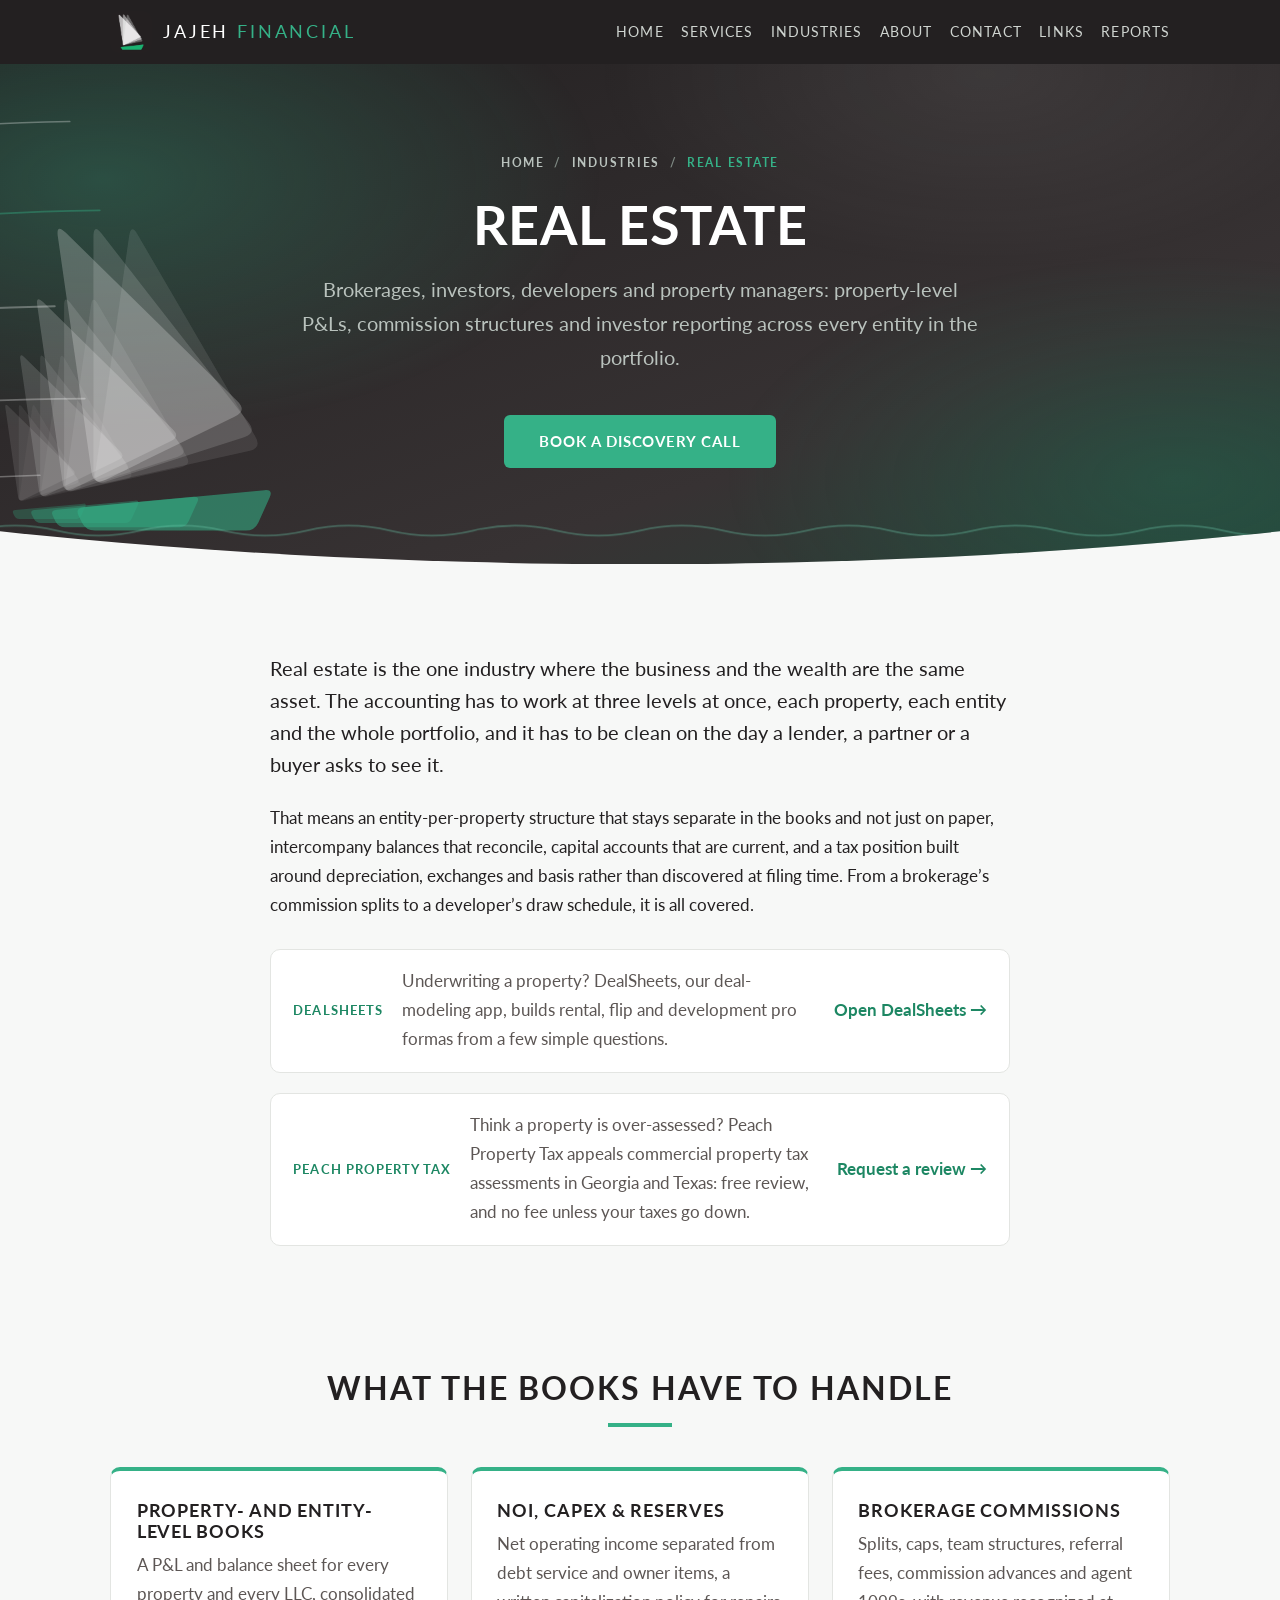
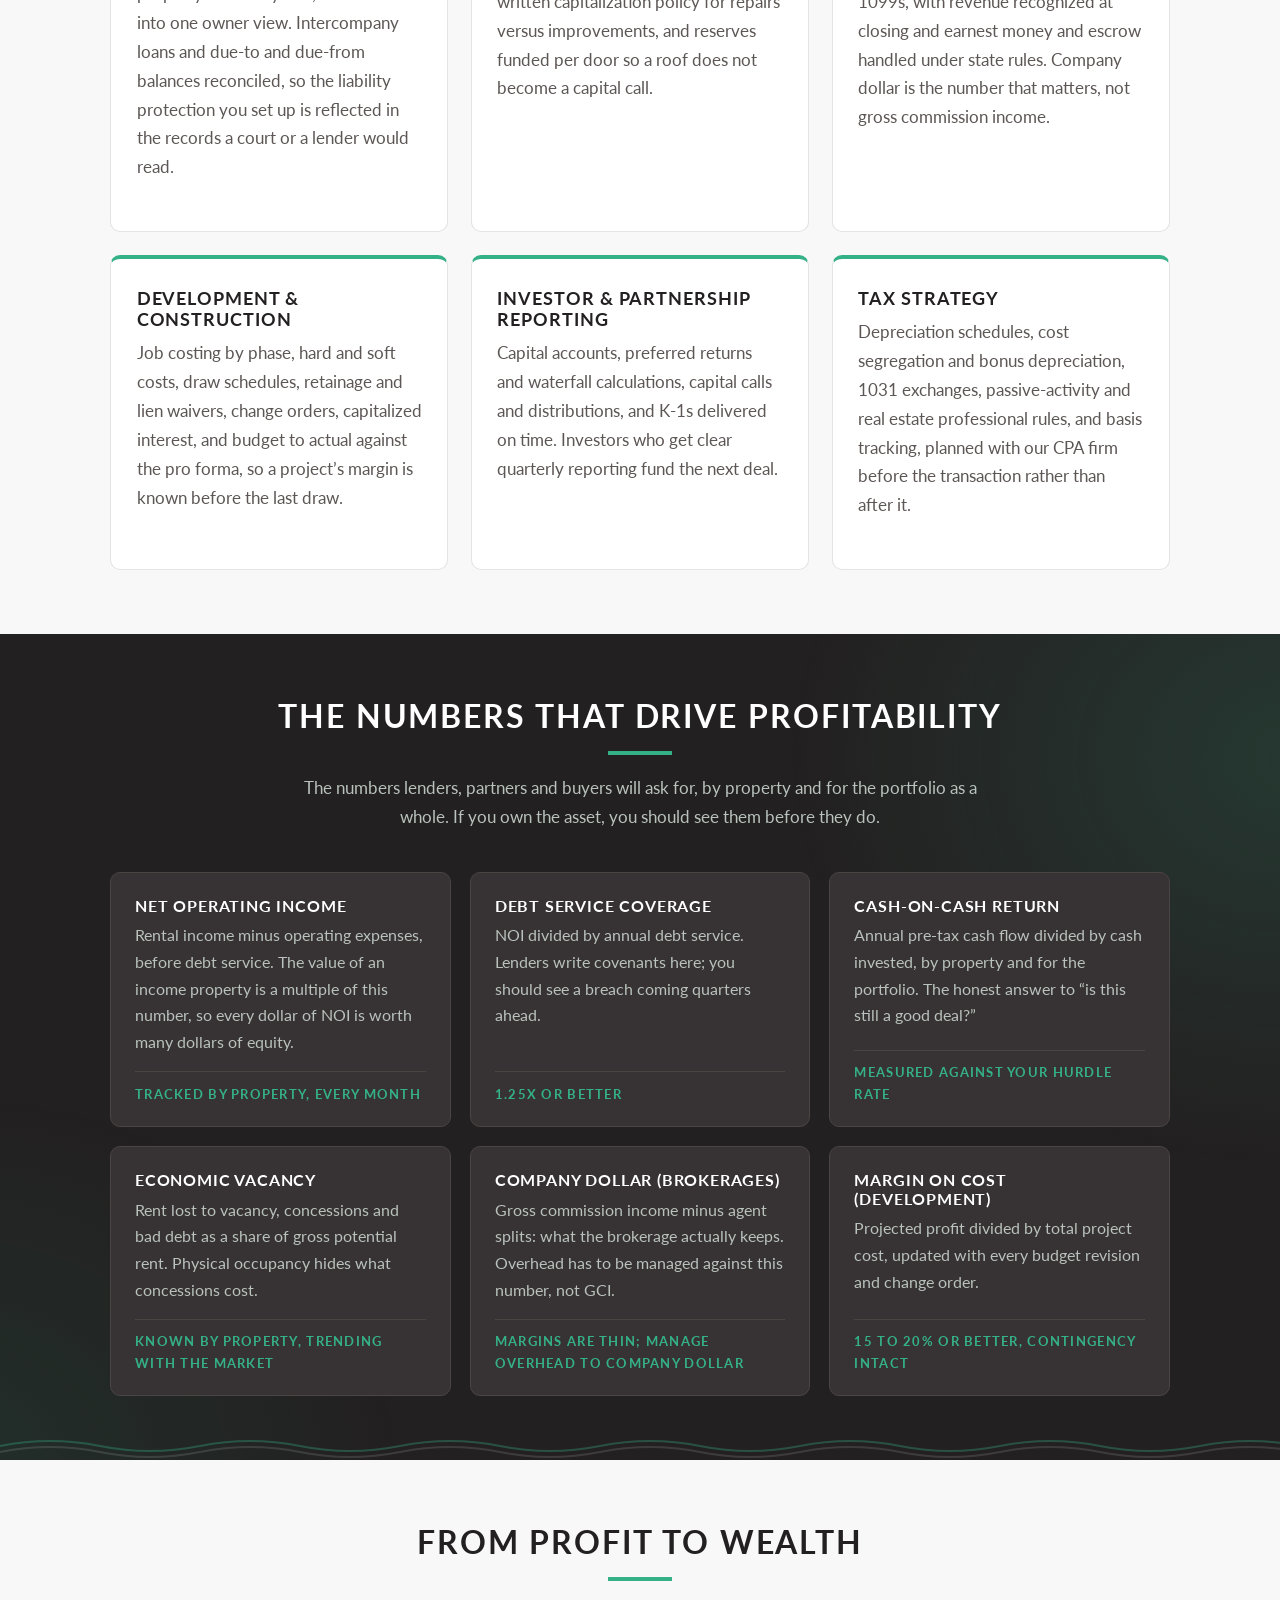
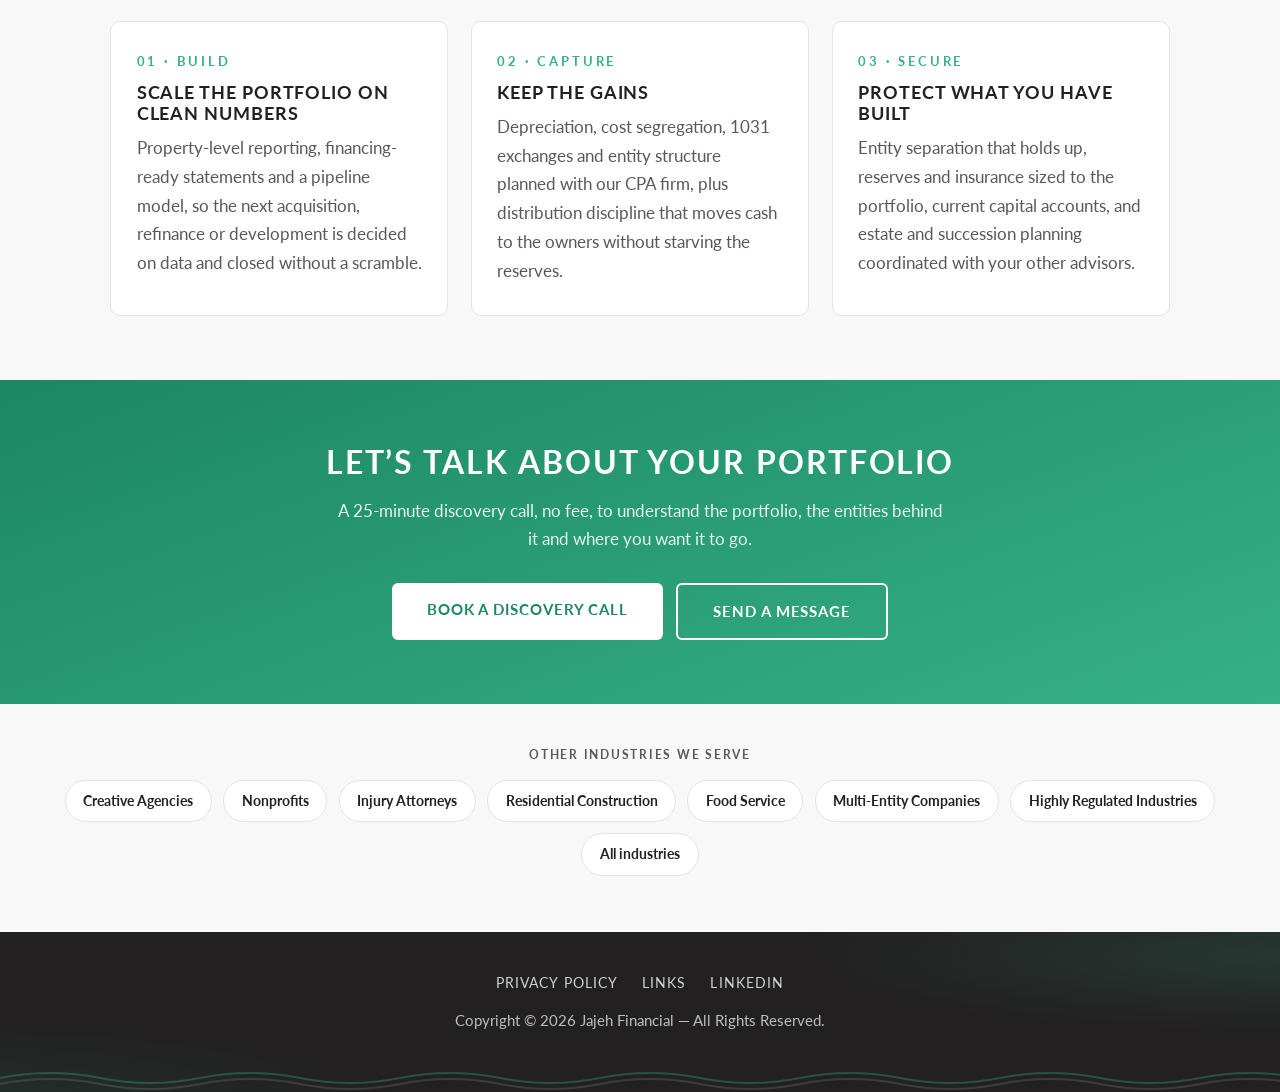
<file: industries/real-estate.html>
<!DOCTYPE html>
<html lang="en">
<head>
  <meta charset="utf-8">
  <meta name="viewport" content="width=device-width, initial-scale=1">
  <title>Accounting &amp; CFO Services for Real Estate | Jajeh Financial</title>
  <meta name="description" content="Property-level P&amp;Ls, multi-entity books, brokerage commission structures, development job costing, investor reporting and tax strategy for real estate investors, brokerages and developers.">
  <link rel="canonical" href="https://jajehfinancial.com/industries/real-estate">
  <link rel="icon" type="image/png" href="/assets/img/favicon.png">
  <link rel="preconnect" href="https://fonts.googleapis.com">
  <link rel="preconnect" href="https://fonts.gstatic.com" crossorigin>
  <link href="https://fonts.googleapis.com/css2?family=Lato:wght@400;700&display=swap" rel="stylesheet">
  <link rel="stylesheet" href="/assets/css/style.css">
  <script src="/assets/js/hero-wind.js" defer></script>
</head>
<body>
  <header class="site-header">
    <div class="wrap">
      <a class="brand" href="/">
        <img src="/assets/img/jajeh-financial-mark.jpg" alt="Jajeh Financial sail mark">
        <span>JAJEH <em>FINANCIAL</em></span>
      </a>
      <nav class="site-nav">
        <a href="/">Home</a>
        <a href="/#services">Services</a>
        <a href="/industries/">Industries</a>
        <a href="/#about">About</a>
        <a href="/#contact">Contact</a>
        <a href="/links">Links</a>
        <a href="https://www.myaltavista.com/" target="_blank" rel="noopener">Reports</a>
      </nav>
    </div>
  </header>

  <section class="hero page-hero">
    <p class="crumbs"><a href="/">Home</a> &nbsp;/&nbsp; <a href="/industries/">Industries</a> &nbsp;/&nbsp; <span>Real Estate</span></p>
    <h1>Real Estate</h1>
    <p class="sub">Brokerages, investors, developers and property managers: property-level P&amp;Ls, commission structures and investor reporting across every entity in the portfolio.</p>
    <a class="btn" href="https://calendar.app.google/xNYgmVwws6tfUpzz5" target="_blank" rel="noopener">Book a Discovery Call</a>
  </section>

  <section class="intro">
    <div class="wrap narrow">
      <p class="lead">Real estate is the one industry where the business and the wealth are the same asset. The accounting has to work at three levels at once, each property, each entity and the whole portfolio, and it has to be clean on the day a lender, a partner or a buyer asks to see it.</p>
      <p>That means an entity-per-property structure that stays separate in the books and not just on paper, intercompany balances that reconcile, capital accounts that are current, and a tax position built around depreciation, exchanges and basis rather than discovered at filing time. From a brokerage&rsquo;s commission splits to a developer&rsquo;s draw schedule, it is all covered.</p>
      <p class="resource"><strong>DealSheets</strong><span>Underwriting a property? DealSheets, our deal-modeling app, builds rental, flip and development pro formas from a few simple questions.</span><a href="https://jajehgroup.com/dealsheets/" target="_blank" rel="noopener">Open DealSheets &rarr;</a></p>
      <p class="resource"><strong>Peach Property Tax</strong><span>Think a property is over-assessed? Peach Property Tax appeals commercial property tax assessments in Georgia and Texas: free review, and no fee unless your taxes go down.</span><a href="https://peachpropertytax.com/" target="_blank" rel="noopener">Request a review &rarr;</a></p>
    </div>
  </section>

  <section class="needs">
    <div class="wrap">
      <div class="section-head">
        <h2>What the Books Have to Handle</h2>
        <hr class="rule">
      </div>
      <div class="card-grid">
        <div class="card">
          <h3>Property- and Entity-Level Books</h3>
          <p>A P&amp;L and balance sheet for every property and every LLC, consolidated into one owner view. Intercompany loans and due-to and due-from balances reconciled, so the liability protection you set up is reflected in the records a court or a lender would read.</p>
        </div>
        <div class="card">
          <h3>NOI, Capex &amp; Reserves</h3>
          <p>Net operating income separated from debt service and owner items, a written capitalization policy for repairs versus improvements, and reserves funded per door so a roof does not become a capital call.</p>
        </div>
        <div class="card">
          <h3>Brokerage Commissions</h3>
          <p>Splits, caps, team structures, referral fees, commission advances and agent 1099s, with revenue recognized at closing and earnest money and escrow handled under state rules. Company dollar is the number that matters, not gross commission income.</p>
        </div>
        <div class="card">
          <h3>Development &amp; Construction</h3>
          <p>Job costing by phase, hard and soft costs, draw schedules, retainage and lien waivers, change orders, capitalized interest, and budget to actual against the pro forma, so a project&rsquo;s margin is known before the last draw.</p>
        </div>
        <div class="card">
          <h3>Investor &amp; Partnership Reporting</h3>
          <p>Capital accounts, preferred returns and waterfall calculations, capital calls and distributions, and K-1s delivered on time. Investors who get clear quarterly reporting fund the next deal.</p>
        </div>
        <div class="card">
          <h3>Tax Strategy</h3>
          <p>Depreciation schedules, cost segregation and bonus depreciation, 1031 exchanges, passive-activity and real estate professional rules, and basis tracking, planned with our CPA firm before the transaction rather than after it.</p>
        </div>
      </div>
    </div>
  </section>

  <section class="metrics">
    <div class="wrap">
      <div class="section-head">
        <h2>The Numbers That Drive Profitability</h2>
        <hr class="rule">
        <p>The numbers lenders, partners and buyers will ask for, by property and for the portfolio as a whole. If you own the asset, you should see them before they do.</p>
      </div>
      <div class="metric-grid">
        <div class="metric">
          <h3>Net Operating Income</h3>
          <p>Rental income minus operating expenses, before debt service. The value of an income property is a multiple of this number, so every dollar of NOI is worth many dollars of equity.</p>
          <span class="target">Tracked by property, every month</span>
        </div>
        <div class="metric">
          <h3>Debt Service Coverage</h3>
          <p>NOI divided by annual debt service. Lenders write covenants here; you should see a breach coming quarters ahead.</p>
          <span class="target">1.25x or better</span>
        </div>
        <div class="metric">
          <h3>Cash-on-Cash Return</h3>
          <p>Annual pre-tax cash flow divided by cash invested, by property and for the portfolio. The honest answer to &ldquo;is this still a good deal?&rdquo;</p>
          <span class="target">Measured against your hurdle rate</span>
        </div>
        <div class="metric">
          <h3>Economic Vacancy</h3>
          <p>Rent lost to vacancy, concessions and bad debt as a share of gross potential rent. Physical occupancy hides what concessions cost.</p>
          <span class="target">Known by property, trending with the market</span>
        </div>
        <div class="metric">
          <h3>Company Dollar (Brokerages)</h3>
          <p>Gross commission income minus agent splits: what the brokerage actually keeps. Overhead has to be managed against this number, not GCI.</p>
          <span class="target">Margins are thin; manage overhead to company dollar</span>
        </div>
        <div class="metric">
          <h3>Margin on Cost (Development)</h3>
          <p>Projected profit divided by total project cost, updated with every budget revision and change order.</p>
          <span class="target">15 to 20% or better, contingency intact</span>
        </div>
      </div>
    </div>
  </section>

  <section class="wealth">
    <div class="wrap">
      <div class="section-head">
        <h2>From Profit to Wealth</h2>
        <hr class="rule">
      </div>
      <div class="pillars">
        <div class="pillar">
          <span class="num">01 &middot; Build</span>
          <h3>Scale the Portfolio on Clean Numbers</h3>
          <p>Property-level reporting, financing-ready statements and a pipeline model, so the next acquisition, refinance or development is decided on data and closed without a scramble.</p>
        </div>
        <div class="pillar">
          <span class="num">02 &middot; Capture</span>
          <h3>Keep the Gains</h3>
          <p>Depreciation, cost segregation, 1031 exchanges and entity structure planned with our CPA firm, plus distribution discipline that moves cash to the owners without starving the reserves.</p>
        </div>
        <div class="pillar">
          <span class="num">03 &middot; Secure</span>
          <h3>Protect What You Have Built</h3>
          <p>Entity separation that holds up, reserves and insurance sized to the portfolio, current capital accounts, and estate and succession planning coordinated with your other advisors.</p>
        </div>
      </div>
    </div>
  </section>

  <section class="cta-band">
    <div class="wrap">
      <h2>Let&rsquo;s Talk About Your Portfolio</h2>
      <p>A 25-minute discovery call, no fee, to understand the portfolio, the entities behind it and where you want it to go.</p>
      <div class="actions">
        <a class="btn" href="https://calendar.app.google/xNYgmVwws6tfUpzz5" target="_blank" rel="noopener">Book a Discovery Call</a>
        <a class="btn ghost" href="/#contact">Send a Message</a>
      </div>
    </div>
  </section>

  <div class="others">
    <p>Other industries we serve</p>
    <nav>
      <a href="/industries/creative-agencies">Creative Agencies</a>
      <a href="/industries/nonprofits">Nonprofits</a>
      <a href="/industries/injury-attorneys">Injury Attorneys</a>
      <a href="/industries/residential-construction">Residential Construction</a>
      <a href="/industries/food-service">Food Service</a>
      <a href="/industries/multi-entity">Multi-Entity Companies</a>
      <a href="/industries/highly-regulated">Highly Regulated Industries</a>
      <a href="/industries/">All industries</a>
    </nav>
  </div>

  <footer class="site-footer">
    <nav class="foot-nav">
      <a href="/privacy-policy">Privacy Policy</a>
      <a href="/links">Links</a>
      <a href="https://www.linkedin.com/company/7801010" target="_blank" rel="noopener">LinkedIn</a>
    </nav>
    <p>Copyright &copy; 2026 Jajeh Financial &mdash; All Rights Reserved.</p>
  </footer>
</body>
</html>
</file>
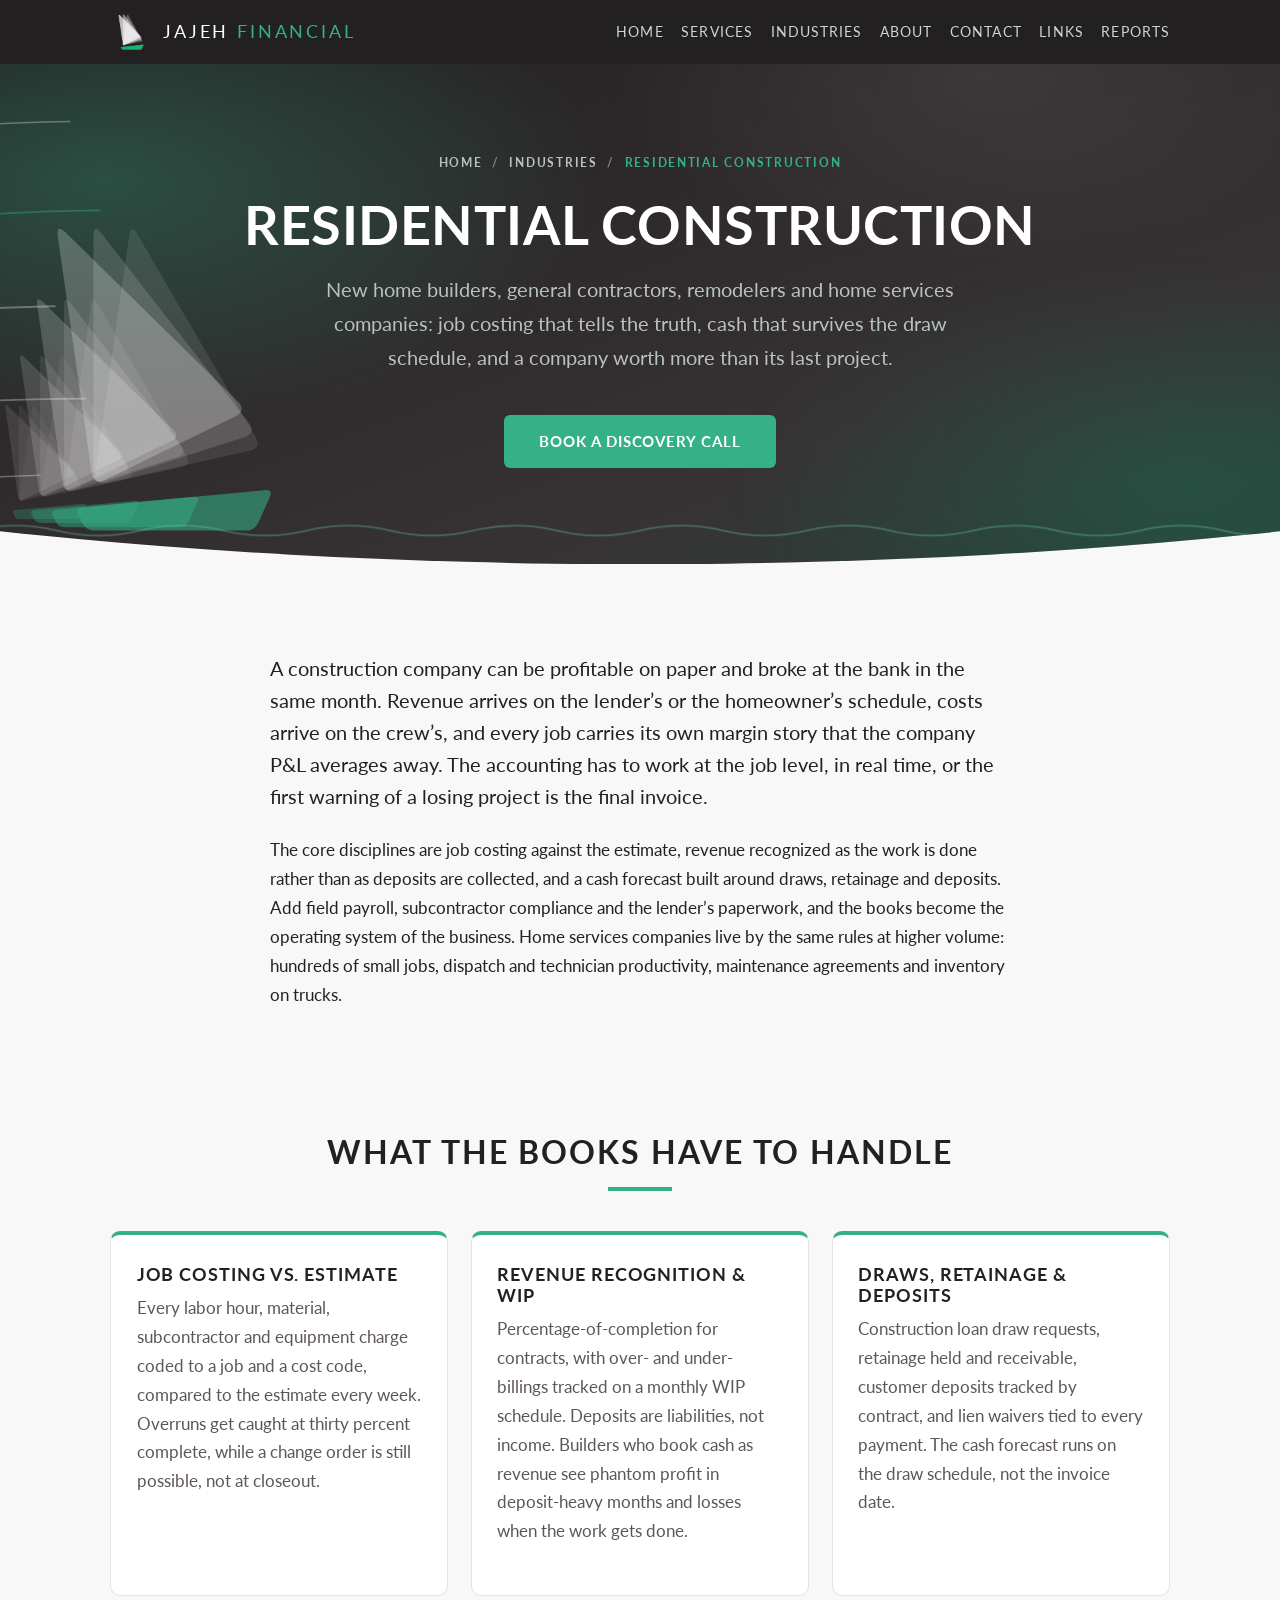
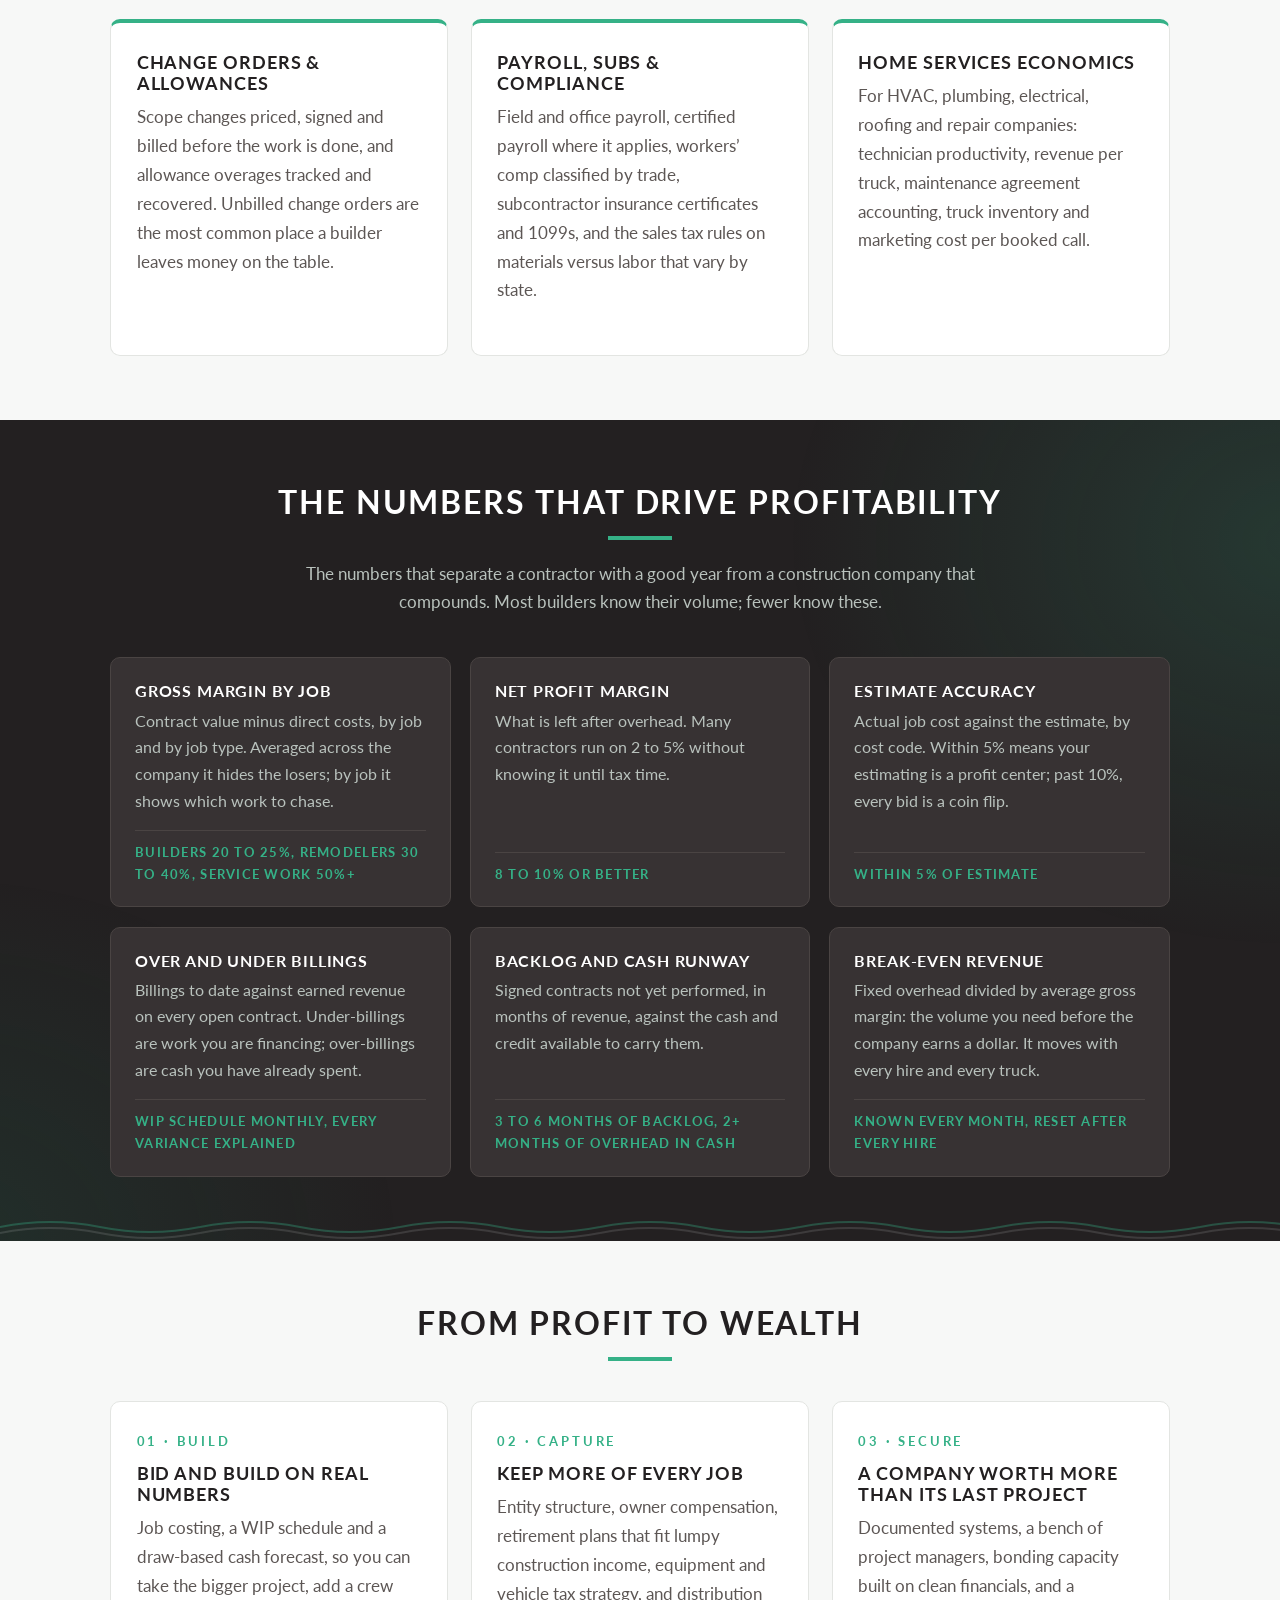
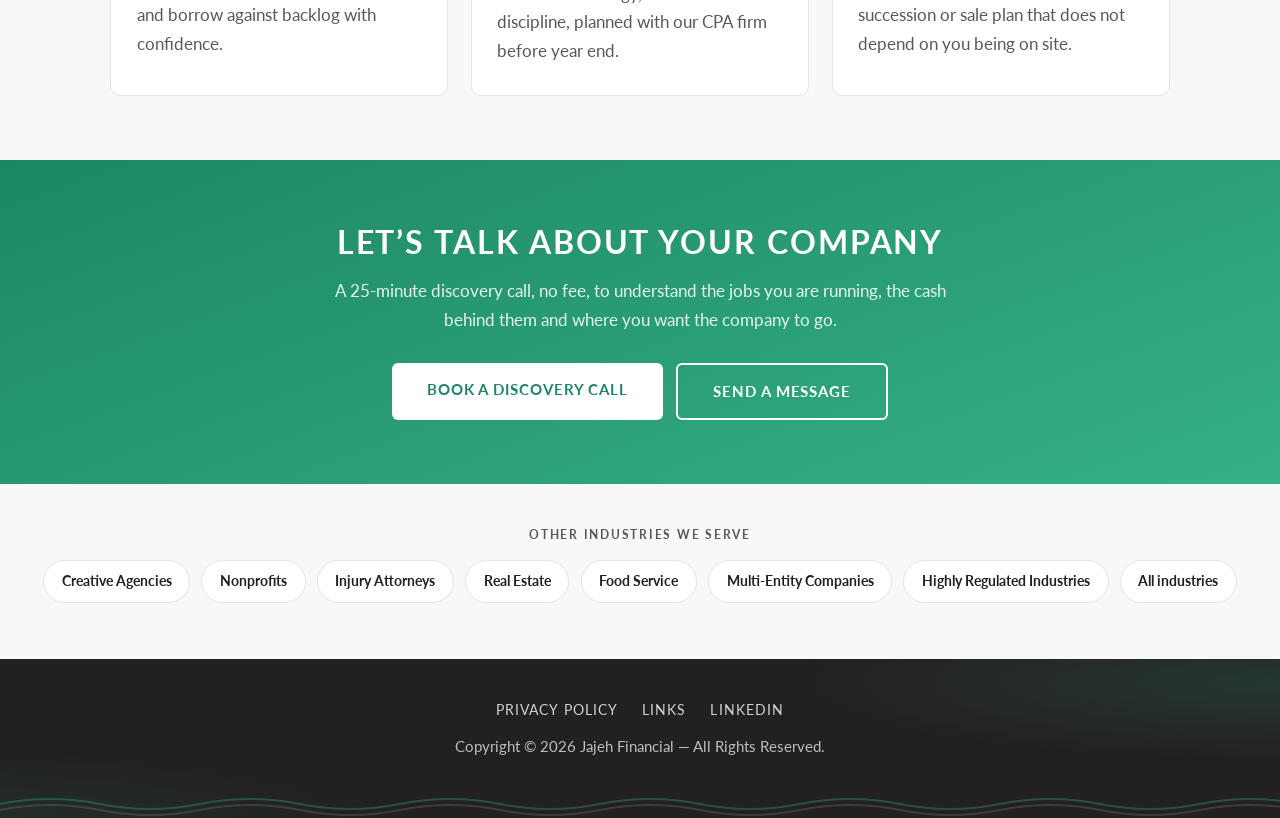
<file: industries/residential-construction.html>
<!DOCTYPE html>
<html lang="en">
<head>
  <meta charset="utf-8">
  <meta name="viewport" content="width=device-width, initial-scale=1">
  <title>Accounting &amp; CFO Services for Residential Construction | Jajeh Financial</title>
  <meta name="description" content="Job costing, WIP and revenue recognition, draws and retainage, change orders, and home services economics for new home builders, general contractors, remodelers and home services companies.">
  <link rel="canonical" href="https://jajehfinancial.com/industries/residential-construction">
  <link rel="icon" type="image/png" href="/assets/img/favicon.png">
  <link rel="preconnect" href="https://fonts.googleapis.com">
  <link rel="preconnect" href="https://fonts.gstatic.com" crossorigin>
  <link href="https://fonts.googleapis.com/css2?family=Lato:wght@400;700&display=swap" rel="stylesheet">
  <link rel="stylesheet" href="/assets/css/style.css">
  <script src="/assets/js/hero-wind.js" defer></script>
</head>
<body>
  <header class="site-header">
    <div class="wrap">
      <a class="brand" href="/">
        <img src="/assets/img/jajeh-financial-mark.jpg" alt="Jajeh Financial sail mark">
        <span>JAJEH <em>FINANCIAL</em></span>
      </a>
      <nav class="site-nav">
        <a href="/">Home</a>
        <a href="/#services">Services</a>
        <a href="/industries/">Industries</a>
        <a href="/#about">About</a>
        <a href="/#contact">Contact</a>
        <a href="/links">Links</a>
        <a href="https://www.myaltavista.com/" target="_blank" rel="noopener">Reports</a>
      </nav>
    </div>
  </header>

  <section class="hero page-hero">
    <p class="crumbs"><a href="/">Home</a> &nbsp;/&nbsp; <a href="/industries/">Industries</a> &nbsp;/&nbsp; <span>Residential Construction</span></p>
    <h1>Residential Construction</h1>
    <p class="sub">New home builders, general contractors, remodelers and home services companies: job costing that tells the truth, cash that survives the draw schedule, and a company worth more than its last project.</p>
    <a class="btn" href="https://calendar.app.google/xNYgmVwws6tfUpzz5" target="_blank" rel="noopener">Book a Discovery Call</a>
  </section>

  <section class="intro">
    <div class="wrap narrow">
      <p class="lead">A construction company can be profitable on paper and broke at the bank in the same month. Revenue arrives on the lender&rsquo;s or the homeowner&rsquo;s schedule, costs arrive on the crew&rsquo;s, and every job carries its own margin story that the company P&amp;L averages away. The accounting has to work at the job level, in real time, or the first warning of a losing project is the final invoice.</p>
      <p>The core disciplines are job costing against the estimate, revenue recognized as the work is done rather than as deposits are collected, and a cash forecast built around draws, retainage and deposits. Add field payroll, subcontractor compliance and the lender&rsquo;s paperwork, and the books become the operating system of the business. Home services companies live by the same rules at higher volume: hundreds of small jobs, dispatch and technician productivity, maintenance agreements and inventory on trucks.</p>
    </div>
  </section>

  <section class="needs">
    <div class="wrap">
      <div class="section-head">
        <h2>What the Books Have to Handle</h2>
        <hr class="rule">
      </div>
      <div class="card-grid">
        <div class="card">
          <h3>Job Costing vs. Estimate</h3>
          <p>Every labor hour, material, subcontractor and equipment charge coded to a job and a cost code, compared to the estimate every week. Overruns get caught at thirty percent complete, while a change order is still possible, not at closeout.</p>
        </div>
        <div class="card">
          <h3>Revenue Recognition &amp; WIP</h3>
          <p>Percentage-of-completion for contracts, with over- and under-billings tracked on a monthly WIP schedule. Deposits are liabilities, not income. Builders who book cash as revenue see phantom profit in deposit-heavy months and losses when the work gets done.</p>
        </div>
        <div class="card">
          <h3>Draws, Retainage &amp; Deposits</h3>
          <p>Construction loan draw requests, retainage held and receivable, customer deposits tracked by contract, and lien waivers tied to every payment. The cash forecast runs on the draw schedule, not the invoice date.</p>
        </div>
        <div class="card">
          <h3>Change Orders &amp; Allowances</h3>
          <p>Scope changes priced, signed and billed before the work is done, and allowance overages tracked and recovered. Unbilled change orders are the most common place a builder leaves money on the table.</p>
        </div>
        <div class="card">
          <h3>Payroll, Subs &amp; Compliance</h3>
          <p>Field and office payroll, certified payroll where it applies, workers&rsquo; comp classified by trade, subcontractor insurance certificates and 1099s, and the sales tax rules on materials versus labor that vary by state.</p>
        </div>
        <div class="card">
          <h3>Home Services Economics</h3>
          <p>For HVAC, plumbing, electrical, roofing and repair companies: technician productivity, revenue per truck, maintenance agreement accounting, truck inventory and marketing cost per booked call.</p>
        </div>
      </div>
    </div>
  </section>

  <section class="metrics">
    <div class="wrap">
      <div class="section-head">
        <h2>The Numbers That Drive Profitability</h2>
        <hr class="rule">
        <p>The numbers that separate a contractor with a good year from a construction company that compounds. Most builders know their volume; fewer know these.</p>
      </div>
      <div class="metric-grid">
        <div class="metric">
          <h3>Gross Margin by Job</h3>
          <p>Contract value minus direct costs, by job and by job type. Averaged across the company it hides the losers; by job it shows which work to chase.</p>
          <span class="target">Builders 20 to 25%, remodelers 30 to 40%, service work 50%+</span>
        </div>
        <div class="metric">
          <h3>Net Profit Margin</h3>
          <p>What is left after overhead. Many contractors run on 2 to 5% without knowing it until tax time.</p>
          <span class="target">8 to 10% or better</span>
        </div>
        <div class="metric">
          <h3>Estimate Accuracy</h3>
          <p>Actual job cost against the estimate, by cost code. Within 5% means your estimating is a profit center; past 10%, every bid is a coin flip.</p>
          <span class="target">Within 5% of estimate</span>
        </div>
        <div class="metric">
          <h3>Over and Under Billings</h3>
          <p>Billings to date against earned revenue on every open contract. Under-billings are work you are financing; over-billings are cash you have already spent.</p>
          <span class="target">WIP schedule monthly, every variance explained</span>
        </div>
        <div class="metric">
          <h3>Backlog and Cash Runway</h3>
          <p>Signed contracts not yet performed, in months of revenue, against the cash and credit available to carry them.</p>
          <span class="target">3 to 6 months of backlog, 2+ months of overhead in cash</span>
        </div>
        <div class="metric">
          <h3>Break-Even Revenue</h3>
          <p>Fixed overhead divided by average gross margin: the volume you need before the company earns a dollar. It moves with every hire and every truck.</p>
          <span class="target">Known every month, reset after every hire</span>
        </div>
      </div>
    </div>
  </section>

  <section class="wealth">
    <div class="wrap">
      <div class="section-head">
        <h2>From Profit to Wealth</h2>
        <hr class="rule">
      </div>
      <div class="pillars">
        <div class="pillar">
          <span class="num">01 &middot; Build</span>
          <h3>Bid and Build on Real Numbers</h3>
          <p>Job costing, a WIP schedule and a draw-based cash forecast, so you can take the bigger project, add a crew and borrow against backlog with confidence.</p>
        </div>
        <div class="pillar">
          <span class="num">02 &middot; Capture</span>
          <h3>Keep More of Every Job</h3>
          <p>Entity structure, owner compensation, retirement plans that fit lumpy construction income, equipment and vehicle tax strategy, and distribution discipline, planned with our CPA firm before year end.</p>
        </div>
        <div class="pillar">
          <span class="num">03 &middot; Secure</span>
          <h3>A Company Worth More Than Its Last Project</h3>
          <p>Documented systems, a bench of project managers, bonding capacity built on clean financials, and a succession or sale plan that does not depend on you being on site.</p>
        </div>
      </div>
    </div>
  </section>

  <section class="cta-band">
    <div class="wrap">
      <h2>Let&rsquo;s Talk About Your Company</h2>
      <p>A 25-minute discovery call, no fee, to understand the jobs you are running, the cash behind them and where you want the company to go.</p>
      <div class="actions">
        <a class="btn" href="https://calendar.app.google/xNYgmVwws6tfUpzz5" target="_blank" rel="noopener">Book a Discovery Call</a>
        <a class="btn ghost" href="/#contact">Send a Message</a>
      </div>
    </div>
  </section>

  <div class="others">
    <p>Other industries we serve</p>
    <nav>
      <a href="/industries/creative-agencies">Creative Agencies</a>
      <a href="/industries/nonprofits">Nonprofits</a>
      <a href="/industries/injury-attorneys">Injury Attorneys</a>
      <a href="/industries/real-estate">Real Estate</a>
      <a href="/industries/food-service">Food Service</a>
      <a href="/industries/multi-entity">Multi-Entity Companies</a>
      <a href="/industries/highly-regulated">Highly Regulated Industries</a>
      <a href="/industries/">All industries</a>
    </nav>
  </div>

  <footer class="site-footer">
    <nav class="foot-nav">
      <a href="/privacy-policy">Privacy Policy</a>
      <a href="/links">Links</a>
      <a href="https://www.linkedin.com/company/7801010" target="_blank" rel="noopener">LinkedIn</a>
    </nav>
    <p>Copyright &copy; 2026 Jajeh Financial &mdash; All Rights Reserved.</p>
  </footer>
</body>
</html>
</file>
<file: assets/css/style.css>
/* Jajeh Financial — design system
   Palette from the sail mark: charcoal + mint teal. Crisp, corporate, calm.
   Type: Lato throughout (bold for headings), per the brand guide; the logo itself is Flama Condensed. */
:root {
  --ink: #232021;
  --ink-soft: #5c5654;
  --bg: #f7f8f7;
  --card: #ffffff;
  --line: #e3e5e2;
  --teal: #35b187;
  --teal-deep: #1d8763;
  --dark: #232021;
  --dark-soft: #373233;
  --sans: "Lato", -apple-system, "Segoe UI", sans-serif;
  --head: "Lato", "Helvetica Neue", Helvetica, Arial, sans-serif;
}

* { box-sizing: border-box; }
html { scroll-behavior: smooth; }
body { margin: 0; font-family: var(--sans); font-size: 1.0625rem; line-height: 1.7; color: var(--ink); background: var(--bg); }
img { max-width: 100%; height: auto; }

h1, h2, h3 { font-family: var(--head); font-weight: 700; line-height: 1.15; margin: 0 0 .5em; letter-spacing: .01em; }
h1 { font-size: clamp(2.1rem, 5.5vw, 3.4rem); text-transform: uppercase; }
h2 { font-size: clamp(1.4rem, 3.2vw, 2rem); text-transform: uppercase; letter-spacing: .06em; }
h3 { font-size: 1.15rem; }
p { margin: 0 0 1.2em; }
a { color: var(--teal-deep); }

.wrap { max-width: 1100px; margin: 0 auto; padding: 0 1.25rem; }

/* Header */
.site-header { background: var(--dark); position: sticky; top: 0; z-index: 20; }
.site-header .wrap { display: flex; align-items: center; justify-content: space-between; padding-top: .7rem; padding-bottom: .7rem; }
.brand { display: flex; align-items: center; gap: .7rem; text-decoration: none; }
.brand img { width: 42px; height: 42px; border-radius: 8px; }
.brand span { font-family: "Lato", "Helvetica Neue", Helvetica, Arial, sans-serif; font-weight: 400; color: #fff; letter-spacing: .16em; font-size: 1.1rem; }
.brand span em { font-style: normal; color: var(--teal); }
.site-nav { display: flex; flex-wrap: wrap; gap: 1.1rem; }
.site-nav a { text-decoration: none; color: #cfd4d0; font-size: .85rem; letter-spacing: .08em; text-transform: uppercase; }
.site-nav a:hover { color: var(--teal); }
@media (max-width: 720px) { .site-header .wrap { flex-direction: column; gap: .5rem; } }

/* Hero */
/* Hero background motion, layer 1: two drifting pools of teal light (pure CSS). Layer 2, the sails and
   wind, is the SVG that assets/js/hero-wind.js injects; its animations are further down. Both are off
   under prefers-reduced-motion. Tune speed in the animation durations; intensity in the alphas. */
.hero { position: relative; overflow: hidden; isolation: isolate; background: linear-gradient(160deg, var(--dark) 0%, var(--dark-soft) 70%, #274238 100%); color: #fff; text-align: center; padding: 7.5rem 1.25rem 8.5rem; }
/* The hero's bottom edge is a shallow swell rather than a flat line: an ellipse centred on the top edge
   clips the band so its lower corners lift about 7% of its height and the middle stays full depth.
   The section after it gets extra top padding so the heading clears the curve. */
.hero { clip-path: ellipse(140% 100% at 50% 0%); }
.hero + section { padding-top: 5.5rem; }
@media (max-width: 720px) { .hero { padding: 5.5rem 1.25rem 6.5rem; } }
.hero::before, .hero::after { content: ""; position: absolute; inset: -25%; z-index: -1; pointer-events: none; will-change: transform; }
.hero::before {
  background:
    radial-gradient(42% 55% at 22% 32%, rgba(53, 177, 135, .30), transparent 62%),
    radial-gradient(38% 48% at 78% 72%, rgba(29, 135, 99, .26), transparent 62%);
  animation: hero-drift-a 22s ease-in-out infinite alternate;
}
.hero::after {
  background: radial-gradient(34% 44% at 68% 18%, rgba(255, 255, 255, .07), transparent 60%);
  animation: hero-drift-b 34s linear infinite alternate;
}
@keyframes hero-drift-a { from { transform: translate3d(-4%, -3%, 0) scale(1); } to { transform: translate3d(4%, 4%, 0) scale(1.1); } }
@keyframes hero-drift-b { from { transform: translate3d(2%, 3%, 0) rotate(-2deg); } to { transform: translate3d(-3%, -2%, 0) rotate(2deg); } }
@media (prefers-reduced-motion: reduce) { .hero::before, .hero::after { animation: none; } }

/* Sails and wind: the brand mark in motion. Markup comes from assets/js/hero-wind.js (never injected
   under prefers-reduced-motion). A fleet of the logo's boats sails across the hero and off the right
   edge (.ship, nearer = larger and faster), each one bobbing (.bob) with three sails billowing from the
   mast foot (.sail), while gusts stream left to right and two wave lines roll underneath. */
.hero-wind { position: absolute; inset: 0; width: 100%; height: 100%; z-index: -1; pointer-events: none; overflow: visible; animation: hero-breathe 32s ease-in-out -12s infinite; }
.hero-wind .ship { animation: sail-through 120s linear infinite; }
.hero-wind .bob { transform-box: fill-box; transform-origin: 55% 92%; animation: boat-bob 6s ease-in-out infinite alternate; }
.hero-wind .sail { fill: #fff; opacity: .24; transform-box: fill-box; animation: sail-billow 6s ease-in-out infinite alternate; }
.hero-wind .s2 { opacity: .15; }
.hero-wind .s3 { opacity: .1; }
/* each sail's billow duration and delay are set inline by hero-wind.js (base timing x the ship's tempo, offset by its phase) */
.hero-wind .hull { fill: var(--teal); opacity: .6; }
.hero-wind .gust { fill: none; stroke: rgba(255, 255, 255, .3); stroke-width: 2; stroke-linecap: round; stroke-dasharray: 90 910; stroke-dashoffset: 1000; animation: gust 9s linear infinite; }
/* each gust's length, width, color and timing are set inline by hero-wind.js from its wind table */
.hero-wind .wave { fill: none; stroke: rgba(53, 177, 135, .3); stroke-width: 2; animation: wave-roll 14s linear infinite; }
.hero-wind .w2 { stroke: rgba(255, 255, 255, .1); animation: wave-roll-back 22s linear infinite; }
@keyframes sail-through { from { transform: translateX(-700px); } to { transform: translateX(2400px); } }
@keyframes sail-billow { from { transform: skewX(-5deg) rotate(-1.5deg); } to { transform: skewX(5deg) rotate(1.5deg); } }
@keyframes boat-bob { from { transform: translateY(-5px) rotate(-.8deg); } to { transform: translateY(5px) rotate(.8deg); } }
/* A gust fades in, streams from --from to --to (dash offsets the script sets per gust; the defaults are
   the full left-to-right crossing) by 70% of its cycle, fades out, and rests for the remainder. */
@keyframes gust {
  0% { stroke-dashoffset: var(--from, 1000); opacity: 0; }
  12% { opacity: 1; }
  56% { opacity: 1; }
  70% { stroke-dashoffset: var(--to, 0); opacity: 0; }
  100% { stroke-dashoffset: var(--to, 0); opacity: 0; }
}
/* The whole sails-and-wind layer rises and settles, like weather moving through. */
@keyframes hero-breathe { 0%, 100% { opacity: .35; } 50% { opacity: 1; } }
@keyframes wave-roll { from { transform: translateX(0); } to { transform: translateX(-200px); } }
@keyframes wave-roll-back { from { transform: translate(-200px, 14px); } to { transform: translate(0, 14px); } }
.hero .kicker { color: var(--teal); font-family: var(--head); font-weight: 700; letter-spacing: .3em; font-size: .9rem; text-transform: uppercase; margin-bottom: 1rem; }
.hero h1 { color: #fff; margin-bottom: .3em; }
.hero .sub { color: #b9c2bd; font-size: 1.25rem; max-width: 34em; margin: 0 auto 2.6rem; }
.btn { display: inline-block; background: var(--teal); color: #fff; text-decoration: none; padding: .85rem 2.2rem; border-radius: 6px; font-family: var(--head); font-weight: 700; letter-spacing: .06em; text-transform: uppercase; font-size: .95rem; }
.btn:hover { background: var(--teal-deep); }
.btn.ghost { background: transparent; border: 2px solid var(--teal); color: var(--teal); }
.btn.ghost:hover { background: var(--teal); color: #fff; }
.hero-actions { display: flex; gap: .8rem; justify-content: center; flex-wrap: wrap; }

/* Sections */
section { padding: 4rem 0; }
.section-head { text-align: center; margin-bottom: 2.5rem; }
.section-head .rule { width: 64px; height: 4px; background: var(--teal); border: 0; margin: 1rem auto 0; }
/* Dark band variant: alternates with the light sections */
section.dark { background: var(--dark); color: #fff; }
/* Sea bands: every dark band is the same water the hero fleet sails on. A faint teal light pool
   drifts behind it (reusing hero-drift-a) and a waterline, the hero's two wave lines, rolls along
   its bottom edge. Pure CSS; the waves are inline SVG tiles 200px wide so the roll loops seamlessly.
   Intensity: the alphas below and in the tiles' stroke-opacity. */
section.dark, .metrics, .site-footer { position: relative; overflow: hidden; isolation: isolate; }
section.dark::before, .metrics::before, .site-footer::before {
  content: ""; position: absolute; inset: -30%; z-index: -1; pointer-events: none; will-change: transform;
  background:
    radial-gradient(40% 50% at 82% 28%, rgba(53, 177, 135, .17), transparent 62%),
    radial-gradient(36% 46% at 16% 82%, rgba(29, 135, 99, .15), transparent 62%);
  animation: hero-drift-a 30s ease-in-out infinite alternate;
}
section.dark::after, .metrics::after, .site-footer::after {
  content: ""; position: absolute; left: 0; right: 0; bottom: 0; height: 24px; z-index: -1; pointer-events: none;
  background-image:
    url("data:image/svg+xml,%3Csvg xmlns='http://www.w3.org/2000/svg' width='200' height='20' viewBox='0 0 200 20'%3E%3Cpath d='M0 10 Q50 0 100 10 T200 10' fill='none' stroke='%2335b187' stroke-opacity='.34' stroke-width='2'/%3E%3C/svg%3E"),
    url("data:image/svg+xml,%3Csvg xmlns='http://www.w3.org/2000/svg' width='200' height='20' viewBox='0 0 200 20'%3E%3Cpath d='M0 10 Q50 0 100 10 T200 10' fill='none' stroke='%23ffffff' stroke-opacity='.12' stroke-width='2'/%3E%3C/svg%3E");
  background-repeat: repeat-x; background-size: 200px 20px; background-position: 0 0, 0 6px;
  animation: waterline 18s linear infinite;
}
@keyframes waterline { from { background-position: 0 0, 0 6px; } to { background-position: -200px 0, 200px 6px; } }
@media (prefers-reduced-motion: reduce) { section.dark::before, section.dark::after, .metrics::before, .metrics::after, .site-footer::before, .site-footer::after { animation: none; } }
.dark h2, .dark h3 { color: #fff; }
.dark .section-head p { color: #b9c2bd; }
.dark .card { background: var(--dark-soft); border-color: #4a4443; border-top-color: var(--teal); }
.dark .card p { color: #b9c2bd; }
.dark .card .more { color: var(--teal); }
.section-head p { color: var(--ink-soft); max-width: 40em; margin: 1.2rem auto 0; }

/* Cards */
.card-grid { display: grid; grid-template-columns: repeat(auto-fit, minmax(260px, 1fr)); gap: 1.4rem; }
.card { background: var(--card); border: 1px solid var(--line); border-top: 4px solid var(--teal); border-radius: 10px; padding: 1.8rem 1.6rem; display: flex; flex-direction: column; }
.card h3 { text-transform: uppercase; letter-spacing: .05em; }
.card p { color: var(--ink-soft); flex: 1; }
.card .more { font-family: var(--head); font-weight: 700; text-transform: uppercase; font-size: .85rem; letter-spacing: .08em; text-decoration: none; }

/* Appointments */
.appointments { background: var(--dark); color: #fff; }
.appointments h2, .appointments h3 { color: #fff; }
.appt-grid { display: grid; grid-template-columns: repeat(auto-fit, minmax(280px, 1fr)); gap: 1.4rem; max-width: 820px; margin: 0 auto; }
.appt { background: var(--dark-soft); border: 1px solid #4a4443; border-radius: 10px; padding: 2rem 1.8rem; text-align: center; }
.appt .meta { color: var(--teal); font-family: var(--head); font-weight: 700; letter-spacing: .1em; text-transform: uppercase; font-size: .85rem; margin-bottom: 1rem; }
.appt p { color: #b9c2bd; }

/* About */
.about .cols { display: grid; grid-template-columns: 1fr 1fr; gap: 3rem; align-items: center; }
.about img { border-radius: 10px; box-shadow: 0 12px 32px rgba(35, 32, 33, .2); }
@media (max-width: 760px) { .about .cols { grid-template-columns: 1fr; } }

/* Contact */
.contact { background: var(--card); border-top: 1px solid var(--line); }
.contact .cols { display: grid; grid-template-columns: 1fr 1fr; gap: 3rem; align-items: start; }
@media (max-width: 760px) { .contact .cols { grid-template-columns: 1fr; } }
.contact .panel { background: var(--bg); border: 1px solid var(--line); border-radius: 10px; padding: 2rem 1.8rem; }
.contact .panel h3 { text-transform: uppercase; letter-spacing: .05em; }
/* Native forms (post silently to Google Forms) */
.nform { display: grid; gap: 1rem; margin-top: 1.2rem; }
.nform input, .nform textarea {
  width: 100%;
  background: #fff;
  border: 1px solid var(--line);
  border-radius: 6px;
  padding: .85rem 1rem;
  font-family: var(--sans);
  font-size: 1rem;
  color: var(--ink);
  outline: none;
  transition: border-color .2s ease;
}
.nform input:focus, .nform textarea:focus { border-color: var(--teal); }
.nform textarea { min-height: 130px; resize: vertical; }
.nform .btn { border: 0; cursor: pointer; justify-self: start; }
.nform.inline { grid-template-columns: 1fr auto; align-items: start; }
@media (max-width: 480px) { .nform.inline { grid-template-columns: 1fr; } }
/* Honeypot: off-screen, not display:none (some bots skip hidden fields), never focusable by people */
.nform .hp, .survey .hp { position: absolute; left: -10000px; top: auto; width: 1px; height: 1px; overflow: hidden; opacity: 0; }
.form-ok { color: var(--teal-deep); font-weight: 700; margin-top: 1.2rem; }
.form-ok[hidden] { display: none; }
.nform[hidden] { display: none; }

/* Simple page (links, privacy) */
.page-title { text-align: center; padding: 3.5rem 1.25rem 0; }
.page-title .rule { width: 64px; height: 4px; background: var(--teal); border: 0; margin: 1rem auto 0; }
.content { max-width: 780px; margin: 0 auto; padding: 2.5rem 1.25rem 4rem; }
.content h2 { font-size: 1.35rem; margin-top: 2em; }
.content h3 { margin-top: 1.6em; }
.link-list { list-style: none; padding: 0; display: grid; gap: 1rem; }
.link-list a { display: block; background: var(--card); border: 1px solid var(--line); border-left: 4px solid var(--teal); border-radius: 8px; padding: 1.1rem 1.4rem; text-decoration: none; font-family: var(--head); font-weight: 700; letter-spacing: .04em; }
.link-list a:hover { border-left-color: var(--teal-deep); transform: translateX(2px); }
.link-list .desc { display: block; font-family: var(--sans); font-weight: 400; color: var(--ink-soft); font-size: .95rem; }

/* Footer */
.site-footer { background: var(--dark); color: #b9c2bd; text-align: center; padding: 2.5rem 1.25rem; font-size: .95rem; }
.site-footer a { color: #cfd4d0; }
.site-footer .foot-nav { margin-bottom: .8rem; display: flex; gap: 1.5rem; justify-content: center; flex-wrap: wrap; }
.site-footer .foot-nav a { text-decoration: none; text-transform: uppercase; font-size: .85rem; letter-spacing: .08em; }
.site-footer .foot-nav a:hover { color: var(--teal); }

/* ---------- Industry landing pages (/industries/*) ---------- */
.page-hero { padding: 5.5rem 1.25rem 6rem; }
@media (max-width: 720px) { .hero.page-hero { padding: 4.5rem 1.25rem 5rem; } }
.page-hero .crumbs { font-family: var(--head); font-weight: 700; font-size: .78rem; letter-spacing: .14em; text-transform: uppercase; margin-bottom: 1.2rem; color: #7f8a84; }
.page-hero .crumbs a { color: #b9c2bd; text-decoration: none; }
.page-hero .crumbs a:hover { color: var(--teal); }
.page-hero .crumbs span { color: var(--teal); }
.narrow { max-width: 780px; margin: 0 auto; }
.intro { padding-bottom: 2.5rem; }
.lead { font-size: 1.25rem; line-height: 1.6; }

/* Resource callout inside the intro (e.g. DealSheets on the real estate page) */
.resource { display: flex; flex-wrap: wrap; align-items: center; gap: .5rem 1.2rem; background: var(--card); border: 1px solid var(--line); border-radius: 10px; padding: 1.1rem 1.4rem; margin-top: 1.8rem; }
.resource strong { font-family: var(--head); font-weight: 700; text-transform: uppercase; letter-spacing: .08em; font-size: .82rem; color: var(--teal-deep); }
.resource span { flex: 1 1 17em; color: var(--ink-soft); }
.resource a { font-family: var(--head); font-weight: 700; text-decoration: none; white-space: nowrap; }
.resource + .resource { margin-top: .8rem; }

/* Metrics band */
.metrics { background: var(--dark); color: #fff; }
.metrics h2 { color: #fff; }
.metrics .section-head p { color: #b9c2bd; max-width: 42em; margin: 1.2rem auto 0; }
.metric-grid { display: grid; grid-template-columns: repeat(auto-fit, minmax(300px, 1fr)); gap: 1.2rem; }
.metric { background: var(--dark-soft); border: 1px solid #4a4443; border-radius: 10px; padding: 1.5rem 1.5rem 1.3rem; display: flex; flex-direction: column; }
.metric h3 { color: #fff; font-size: 1.02rem; text-transform: uppercase; letter-spacing: .05em; margin-bottom: .4em; }
.metric p { color: #b9c2bd; margin: 0 0 1em; font-size: .98rem; flex: 1; }
.metric .target { color: var(--teal); font-family: var(--head); font-weight: 700; font-size: .8rem; letter-spacing: .1em; text-transform: uppercase; border-top: 1px solid #4a4443; padding-top: .7rem; }

/* Build / Capture / Secure pillars (also used on the homepage) */
.pillars { display: grid; grid-template-columns: repeat(auto-fit, minmax(260px, 1fr)); gap: 1.4rem; }
.pillar { background: var(--card); border: 1px solid var(--line); border-radius: 10px; padding: 1.8rem 1.6rem; }
.pillar .num { display: block; font-family: var(--head); font-weight: 700; color: var(--teal); font-size: .8rem; letter-spacing: .22em; text-transform: uppercase; margin-bottom: .6rem; }
.pillar h3 { text-transform: uppercase; letter-spacing: .05em; }
.pillar p { color: var(--ink-soft); margin: 0; }

/* CTA band */
.cta-band { background: linear-gradient(160deg, var(--teal-deep) 0%, var(--teal) 100%); color: #fff; text-align: center; }
.cta-band h2 { color: #fff; }
.cta-band p { color: #e6f6ef; max-width: 36em; margin: 0 auto 1.8rem; }
.cta-band .actions { display: flex; gap: .8rem; justify-content: center; flex-wrap: wrap; }
.cta-band .btn { background: #fff; color: var(--teal-deep); }
.cta-band .btn:hover { background: var(--dark); color: #fff; }
.cta-band .btn.ghost { background: transparent; border-color: #fff; color: #fff; }
.cta-band .btn.ghost:hover { background: #fff; color: var(--teal-deep); }

/* "Other industries" strip under the CTA */
.others { text-align: center; padding: 2.5rem 1.25rem 3.5rem; }
.others p { color: var(--ink-soft); font-family: var(--head); font-weight: 700; font-size: .78rem; letter-spacing: .14em; text-transform: uppercase; margin-bottom: .9rem; }
.others nav { display: flex; gap: .7rem; justify-content: center; flex-wrap: wrap; }
.others nav a { text-decoration: none; background: var(--card); border: 1px solid var(--line); border-radius: 999px; padding: .5rem 1.1rem; font-family: var(--head); font-weight: 700; font-size: .9rem; color: var(--ink); }
.others nav a:hover { border-color: var(--teal); color: var(--teal-deep); }

/* ---------- Homepage industry carousel ---------- */
.ind-carousel { position: relative; }
.ind-track { display: flex; gap: 1.4rem; overflow-x: auto; scroll-snap-type: x mandatory; scroll-behavior: smooth; scrollbar-width: none; -webkit-overflow-scrolling: touch; padding-bottom: 2px; }
.ind-track::-webkit-scrollbar { display: none; }
.ind-track:focus-visible { outline: 2px solid var(--teal); outline-offset: 4px; }
.ind-slide { position: relative; flex: 0 0 100%; scroll-snap-align: start; background: var(--card); border: 1px solid var(--line); border-top: 4px solid var(--teal); border-radius: 10px; padding: 2.2rem 2rem; display: grid; grid-template-columns: 1.25fr 1fr; gap: 2.4rem; align-items: center; transition: border-color .2s ease, box-shadow .2s ease; }
.ind-slide:hover { border-color: var(--teal); box-shadow: 0 10px 28px rgba(35, 32, 33, .08); }
.ind-slide:hover h3 { color: var(--teal-deep); }
/* The Explore link stretches over the whole tile, so anywhere on it is clickable */
.ind-slide .more::after { content: ""; position: absolute; inset: 0; border-radius: 10px; }
.ind-slide .more:focus-visible { outline: none; }
.ind-slide .more:focus-visible::after { outline: 2px solid var(--teal); outline-offset: 2px; }
@media (max-width: 760px) { .ind-slide { grid-template-columns: 1fr; gap: 1.4rem; padding: 1.8rem 1.4rem; } }
.ind-slide .kicker { color: var(--teal); font-family: var(--head); font-weight: 700; letter-spacing: .25em; font-size: .76rem; text-transform: uppercase; margin-bottom: .6rem; }
.ind-slide h3 { font-size: clamp(1.4rem, 3vw, 1.9rem); text-transform: uppercase; letter-spacing: .04em; }
.ind-slide p { color: var(--ink-soft); }
.ind-slide .more { font-family: var(--head); font-weight: 700; text-transform: uppercase; font-size: .85rem; letter-spacing: .08em; text-decoration: none; }
.ind-slide .focus { list-style: none; padding: 0; margin: 0; display: grid; gap: .6rem; }
.ind-slide .focus li { background: var(--bg); border: 1px solid var(--line); border-left: 4px solid var(--teal); border-radius: 8px; padding: .7rem 1rem; font-family: var(--head); font-weight: 700; font-size: .92rem; }
.ind-controls { display: flex; align-items: center; justify-content: center; gap: 1.2rem; margin-top: 1.4rem; }
.ind-controls .arrow { background: transparent; border: 2px solid var(--line); color: var(--ink); width: 42px; height: 42px; border-radius: 50%; cursor: pointer; font-size: 1.3rem; line-height: 1; font-family: var(--sans); }
.ind-controls .arrow:hover { border-color: var(--teal); color: var(--teal-deep); }
.ind-dots { display: flex; gap: .55rem; }
.ind-dots button { width: 11px; height: 11px; padding: 0; border: 0; border-radius: 50%; background: var(--line); cursor: pointer; }
.ind-dots button[aria-current="true"] { background: var(--teal); }
.ind-all { text-align: center; margin-top: 1.6rem; }
.ind-all a { font-family: var(--head); font-weight: 700; text-transform: uppercase; font-size: .85rem; letter-spacing: .08em; text-decoration: none; }

/* ---------- CFO fit survey (/cfo-fit) ---------- */
.survey-section { padding-top: 3rem; }
.survey .q { border: 0; padding: 0; margin: 0 0 3rem; min-width: 0; }
.survey legend { font-family: var(--head); font-weight: 700; font-size: 1.15rem; line-height: 1.4; margin-bottom: 1.1rem; padding: 0; display: flex; gap: .7rem; align-items: baseline; }
.survey legend .n { color: var(--teal-deep); font-size: .82rem; letter-spacing: .12em; flex: 0 0 auto; }
.survey .hint { color: var(--ink-soft); font-size: .92rem; margin: -.4rem 0 .9rem; }
.opts { display: flex; flex-wrap: wrap; gap: .85rem 1rem; }
.opt { position: relative; cursor: pointer; }
.opt input { position: absolute; opacity: 0; width: 1px; height: 1px; margin: 0; }
.opt span { display: inline-block; background: var(--card); border: 1px solid var(--line); border-radius: 999px; padding: .75rem 1.3rem; font-family: var(--head); font-weight: 700; font-size: .95rem; line-height: 1.3; transition: border-color .15s ease, background .15s ease, color .15s ease; }
.opt:hover span { border-color: var(--teal); }
.opt input:checked + span { background: var(--teal); border-color: var(--teal); color: #fff; }
.opt input:focus-visible + span { outline: 2px solid var(--teal-deep); outline-offset: 2px; }
.survey .err { color: #b4332e; font-size: .9rem; font-weight: 700; margin: .7rem 0 0; }
.survey .err[hidden] { display: none; }
.survey .q.invalid legend { color: #b4332e; }
.survey .fields { display: grid; gap: .8rem; grid-template-columns: 1fr 1fr; }
@media (max-width: 560px) { .survey .fields { grid-template-columns: 1fr; } }
.survey .fields input { width: 100%; background: #fff; border: 1px solid var(--line); border-radius: 6px; padding: .85rem 1rem; font-family: var(--sans); font-size: 1rem; color: var(--ink); outline: none; }
.survey .fields input:focus { border-color: var(--teal); }
.survey .fine { color: var(--ink-soft); font-size: .9rem; margin: .9rem 0 0; }
.survey .btn { border: 0; cursor: pointer; }
.survey[hidden] { display: none; }
.result { background: var(--card); border: 1px solid var(--line); border-top: 4px solid var(--teal); border-radius: 10px; padding: 2.2rem 2rem; }
.result .kicker { color: var(--teal-deep); font-family: var(--head); font-weight: 700; letter-spacing: .25em; font-size: .8rem; text-transform: uppercase; margin-bottom: .6rem; }
.result h2 { text-transform: none; letter-spacing: 0; font-size: clamp(1.5rem, 3vw, 2rem); }
.result .actions { display: flex; gap: .8rem; flex-wrap: wrap; margin-top: 1.4rem; }
.result[hidden] { display: none; }
</file>
